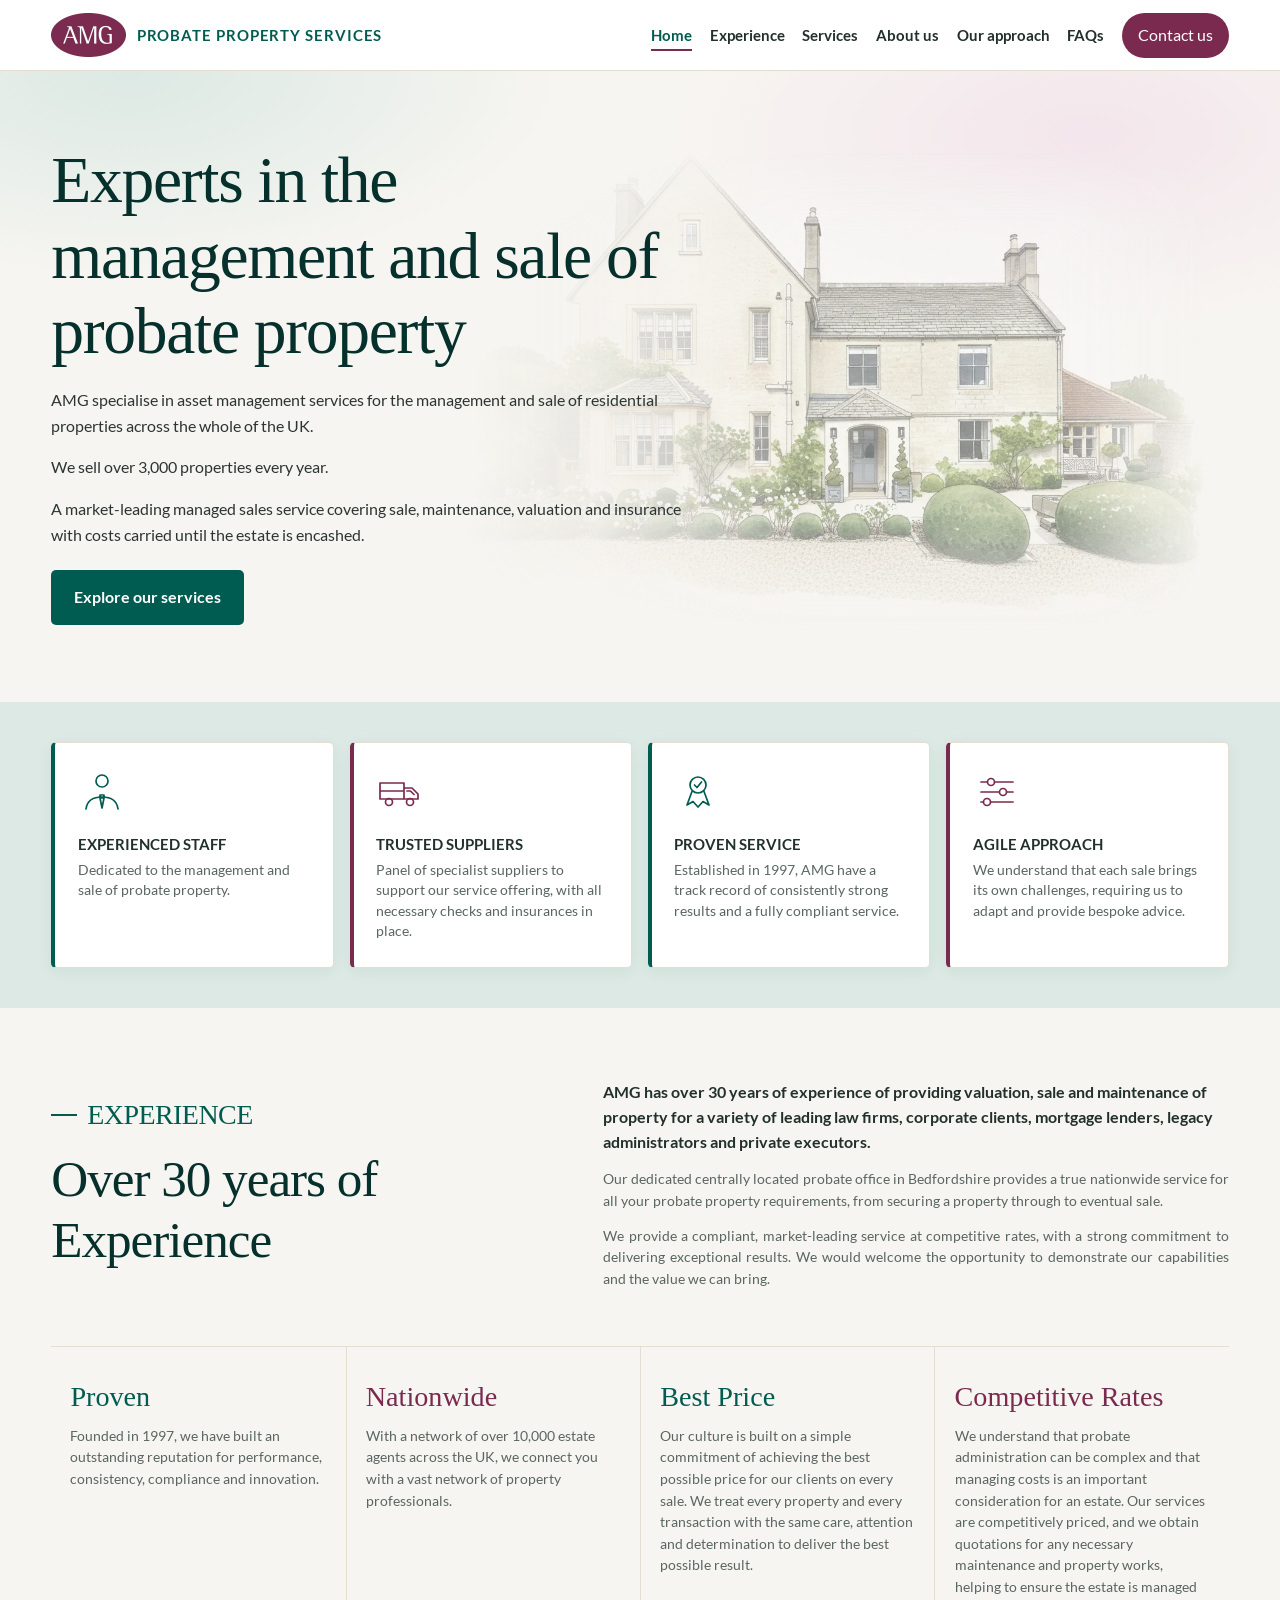
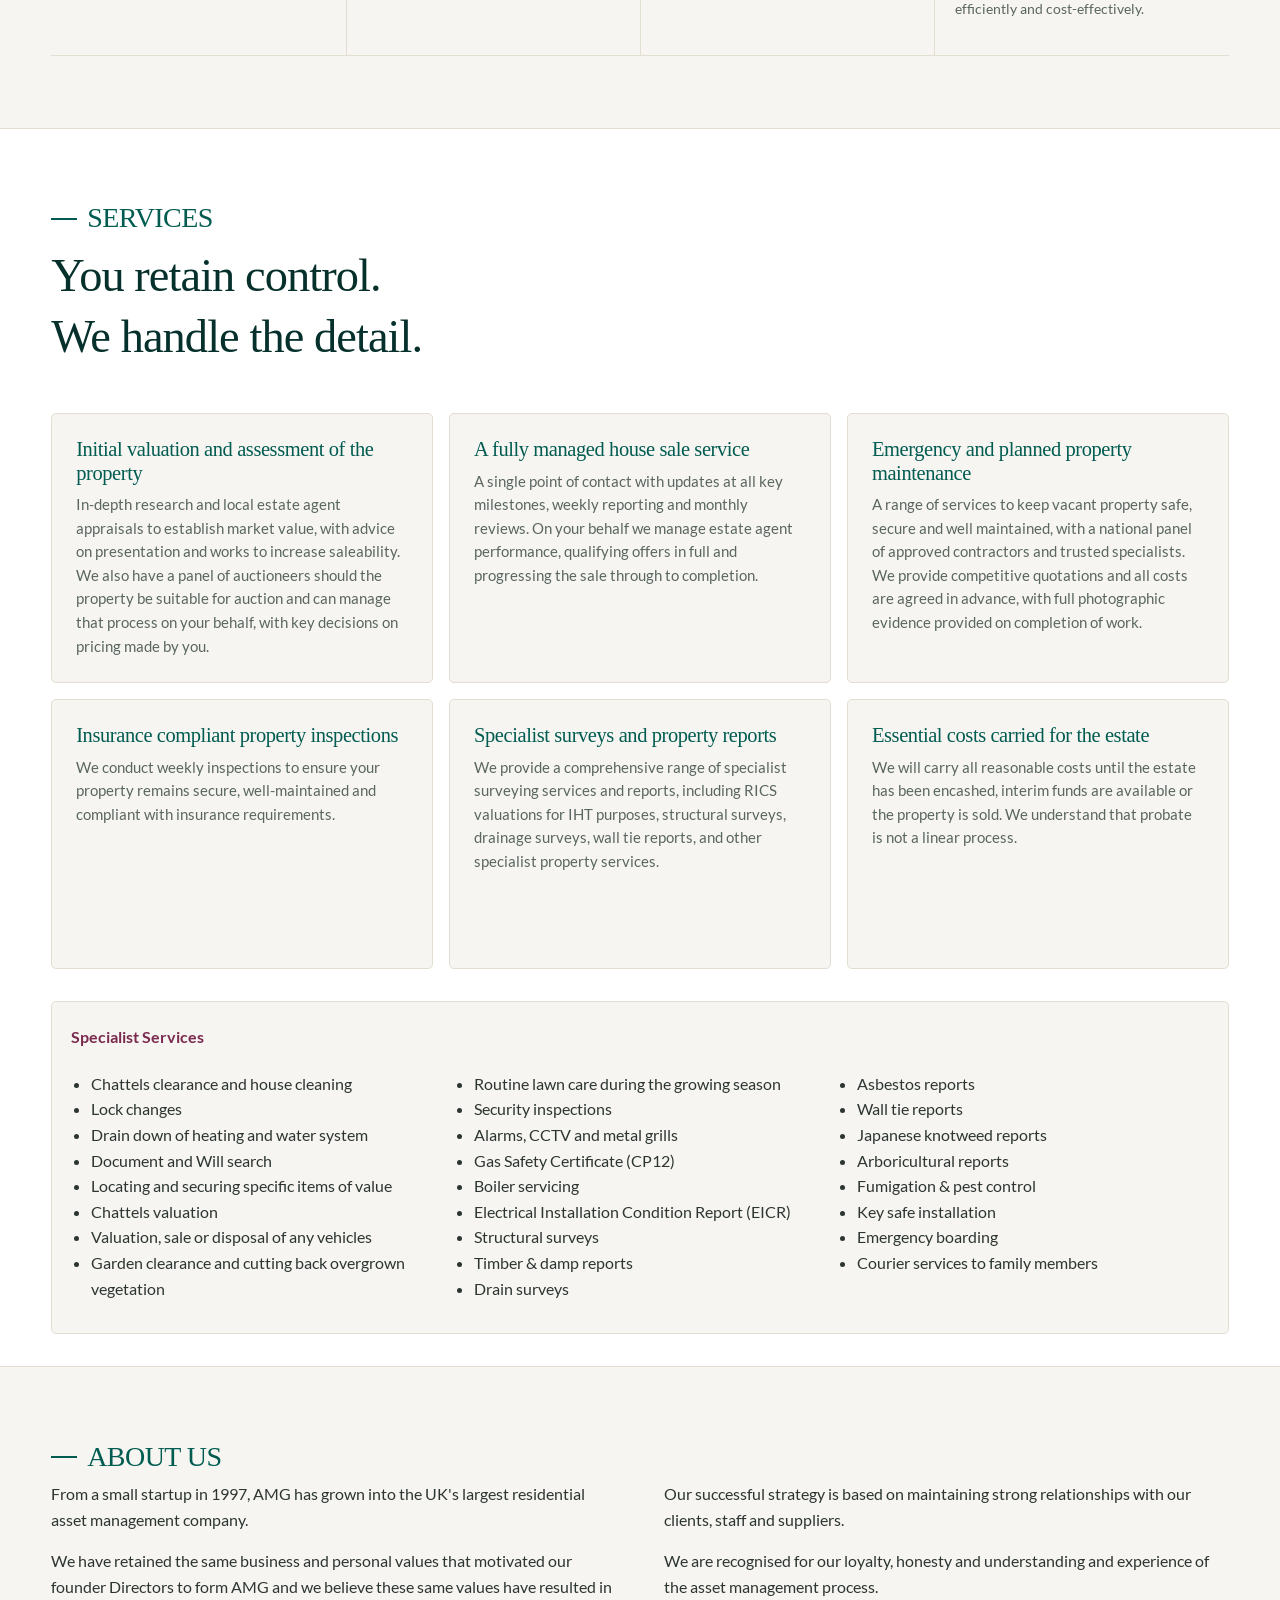
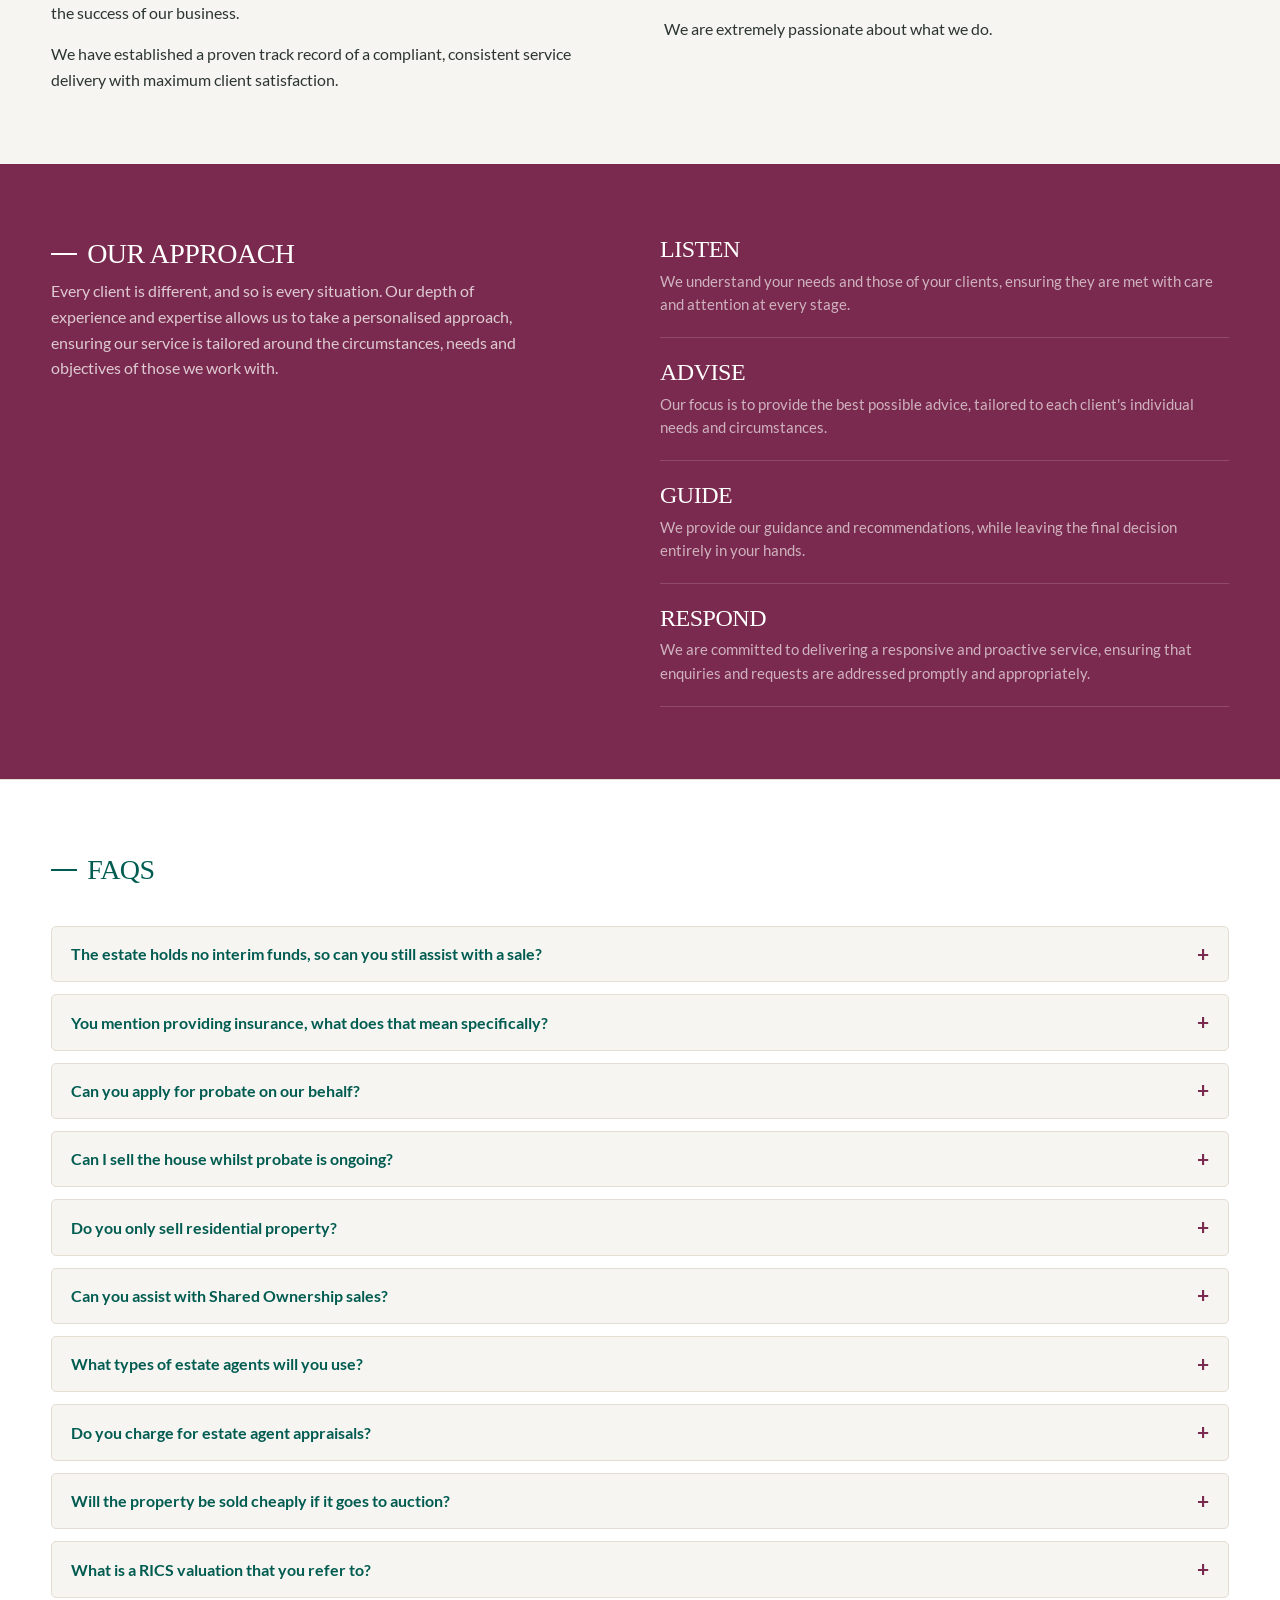
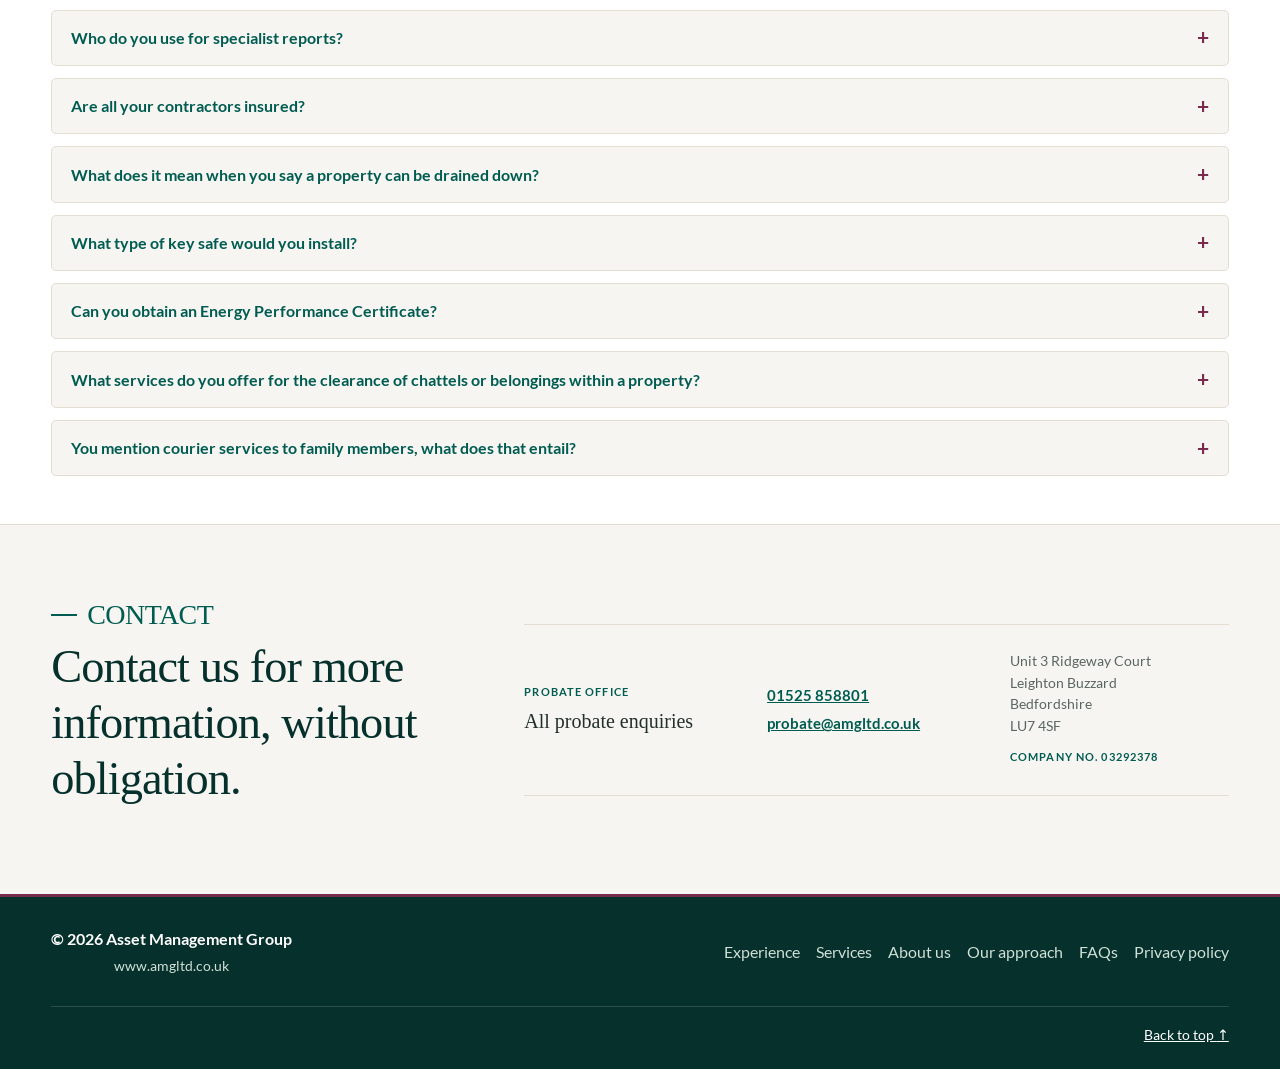
<file: index.html>
<!doctype html>
<html lang="en-GB">

<head>
  <meta charset="utf-8">
  <meta name="viewport" content="width=device-width, initial-scale=1">
  <meta name="description" content="AMG Probate Property Services — experts in the management and sale of probate property across the UK. Managed sales, valuations, maintenance, inspections and clearance.">
  <meta name="theme-color" content="#005c51">
  <link rel="canonical" href="https://www.amgprobate.co.uk/">
  <meta property="og:title" content="AMG Probate Property Services | Experts in Probate Property">
  <meta property="og:description" content="AMG Probate Property Services — experts in the management and sale of probate property across the UK. Managed sales, valuations, maintenance, inspections and clearance.">
  <meta property="og:image" content="https://www.amgprobate.co.uk/images/hero-house.webp">
  <meta property="og:url" content="https://www.amgprobate.co.uk/">
  <meta property="og:type" content="website">
  <meta property="og:site_name" content="AMG Probate Property Services">
  <meta name="twitter:card" content="summary_large_image">
  <meta name="twitter:title" content="AMG Probate Property Services | Experts in Probate Property">
  <meta name="twitter:description" content="AMG Probate Property Services — experts in the management and sale of probate property across the UK. Managed sales, valuations, maintenance, inspections and clearance.">
  <meta name="twitter:image" content="https://www.amgprobate.co.uk/images/hero-house.webp">
  <title>AMG Probate Property Services | Experts in Probate Property</title>
  <link rel="icon" type="image/png" href="favicon.png">
  <link rel="preload" as="image" href="images/hero-house.webp" fetchpriority="high">
  <link rel="preload" as="font" type="font/woff2" href="fonts/lato-400.woff2" crossorigin>
  <link rel="preload" as="font" type="font/woff2" href="fonts/lato-700.woff2" crossorigin>
  <link rel="stylesheet" href="styles.css?v=30091631">
  <script type="application/ld+json">
  {
    "@context": "https://schema.org",
    "@type": "Organization",
    "name": "AMG Probate Property Services",
    "description": "Management and sale of probate property across the UK.",
    "email": "probate@amgltd.co.uk",
    "telephone": "+44 1525 858801",
    "address": {
      "@type": "PostalAddress",
      "streetAddress": "Unit 3 Ridgeway Court",
      "addressLocality": "Leighton Buzzard",
      "addressRegion": "Bedfordshire",
      "postalCode": "LU7 4SF",
      "addressCountry": "GB"
    }
  }
  </script>
</head>

<body>
  <a class="skip-link" href="#main-content">Skip to main content</a>

  <header class="site-header" id="site-header">
    <div class="container header-inner">
      <a class="brand" href="#home" aria-label="AMG Probate Property Services — home">
        <img class="brand-logo" src="images/amg-logo-framed-mulberry.png" alt="" width="75" height="44">
        <span class="brand-text">Probate Property Services</span>
      </a>

      <button class="menu-toggle" type="button" aria-expanded="false" aria-controls="site-navigation">
        <span class="menu-toggle-label">Menu</span>
        <span class="menu-toggle-icon" aria-hidden="true"><span></span><span></span><span></span></span>
      </button>

      <nav class="site-nav" id="site-navigation" aria-label="Primary navigation">
        <a href="#home" aria-current="page">Home</a>
        <a href="#experience">Experience</a>
        <a href="#services">Services</a>
        <a href="#about">About us</a>
        <a href="#approach">Our approach</a>
        <a href="#faqs">FAQs</a>
        <a class="nav-cta" href="#contact">Contact us</a>
      </nav>
    </div>
  </header>

  <main id="main-content">
    <!-- HOME -->
    <section class="hero section-anchor" id="home" aria-labelledby="hero-title">
      <div class="container hero-inner">
        <div class="hero-copy">
          <h1 id="hero-title">Experts in the management and sale of probate property</h1>
          <p class="hero-intro">
            AMG specialise in asset management services for the management and sale of residential properties across the whole of the UK.
          </p>
          <p class="hero-intro">
            We sell over 3,000 properties every year.
          </p>
          <p class="hero-intro">A market-leading managed sales service covering sale, maintenance, valuation and insurance with costs carried until the estate is encashed.</p>
          <div class="hero-actions">
            <a class="button button-primary" href="#services">Explore our services</a>
          </div>
        </div>
        <img class="hero-image" src="images/hero-house.webp" alt="" width="1280" height="800" aria-hidden="true" loading="eager" fetchpriority="high">
      </div>
    </section>

    <!-- STRENGTHS -->
    <section class="strengths" aria-label="Why choose AMG">
      <div class="strength">
        <svg viewBox="0 0 48 48" aria-hidden="true">
          <circle cx="24" cy="13" r="6" />
          <path d="M8 41c1-8 7-12 16-12s15 4 16 12M22 27h4v3h-4zM22 30h4l-2 10z" />
        </svg>
        <div>
          <h2>EXPERIENCED STAFF</h2>
          <p>Dedicated to the management and sale of probate property.</p>
        </div>
      </div>
      <div class="strength">
        <svg viewBox="0 0 48 48" aria-hidden="true">
          <path d="M4 15h24v16H4zM28 20h8l6 6v5H28M4 23h24M31 23h3.5L38 26.5" />
          <circle cx="13" cy="34" r="3.5" />
          <circle cx="34" cy="34" r="3.5" />
        </svg>
        <div>
          <h2>TRUSTED SUPPLIERS</h2>
          <p>Panel of specialist suppliers to support our service offering, with all necessary checks and insurances in place.</p>
        </div>
      </div>
      <div class="strength">
        <svg viewBox="0 0 48 48" aria-hidden="true">
          <path d="M18 23.5 13 37l6-3.5L24 39l5-5.5 6 3.5-5-13.5" />
          <circle cx="24" cy="17" r="8" />
          <path d="M20.5 17l2.5 2.5 4.5-5.5" />
        </svg>
        <div>
          <h2>PROVEN SERVICE</h2>
          <p>Established in 1997, AMG have a track record of consistently strong results and a fully compliant service.</p>
        </div>
      </div>
      <div class="strength">
        <svg viewBox="0 0 48 48" aria-hidden="true">
          <path d="M8 14h32M8 24h32M8 34h32" />
          <circle cx="18" cy="14" r="3.5" fill="#fff" />
          <circle cx="30" cy="24" r="3.5" fill="#fff" />
          <circle cx="14" cy="34" r="3.5" fill="#fff" />
        </svg>
        <div>
          <h2>AGILE APPROACH</h2>
          <p>We understand that each sale brings its own challenges, requiring us to adapt and provide bespoke advice.</p>
        </div>
      </div>
    </section>

    <!-- EXPERIENCE -->
    <section class="section section-about section-anchor" id="experience" aria-labelledby="experience-title">
      <div class="container">
        <div class="section-intro-grid">
          <div class="about-left">
            <h2 id="experience-title" class="section-title">EXPERIENCE</h2>
            <p class="about-tenure">Over 30 years of Experience</p>
          </div>
          <div class="about-copy">
            <p>
              AMG has over 30 years of experience of providing valuation, sale and maintenance of property for a variety of leading law firms, corporate clients, mortgage lenders, legacy administrators and private executors.
            </p>
            <p>
              Our dedicated centrally located probate office in Bedfordshire provides a true nationwide service for all your probate property requirements, from securing a property through to eventual sale.
            </p>
            <p>
              We provide a compliant, market-leading service at competitive rates, with a strong commitment to delivering exceptional results. We would welcome the opportunity to demonstrate our capabilities and the value we can bring.
            </p>
          </div>
        </div>
      </div>
    </section>

    <!-- STATS -->
    <section class="section section-stats" aria-label="AMG highlights">
      <div class="container">
        <div class="stats">
          <article class="stat-card">
            <strong>Proven</strong>
            <span>
              Founded in 1997, we have built an outstanding reputation for performance, consistency, compliance and innovation.
            </span>
          </article>
          <article class="stat-card">
            <strong>Nationwide</strong>
            <span>
              With a network of over 10,000 estate agents across the UK, we connect you with a vast network of property professionals.
            </span>
          </article>
          <article class="stat-card">
            <strong>Best Price</strong>
            <span>
              Our culture is built on a simple commitment of achieving the best possible price for our clients on every sale. We treat every property and every transaction with the same care, attention and determination to deliver the best possible result.
            </span>
          </article>
          <article class="stat-card">
            <strong>Competitive Rates</strong>
            <span>
              We understand that probate administration can be complex and that managing costs is an important consideration for an estate.
              Our services are competitively priced, and we obtain quotations for any necessary maintenance and property works, helping to ensure the estate is managed efficiently and cost-effectively.
            </span>
          </article>
        </div>
      </div>
    </section>

    <!-- SERVICES -->
    <section class="section section-services section-anchor" id="services" aria-labelledby="services-title">
      <div class="container">
        <h2 id="services-title" class="section-title">SERVICES</h2>
        <p class="lead">You retain control.</p>
        <p class="lead">We handle the detail.</p>

        <div class="services-grid">
          <article class="service-card">
            <h3>Initial valuation and assessment of the property</h3>
            <p>In-depth research and local estate agent appraisals to establish market value, with advice on presentation and works to increase saleability. We also have a panel of auctioneers should the property be suitable for auction and can manage that process on your behalf, with key decisions on pricing made by you.</p>
          </article>

          <article class="service-card">
            <h3>A fully managed house sale service</h3>
            <p>A single point of contact with updates at all key milestones, weekly reporting and monthly reviews. On your behalf we manage estate agent performance, qualifying offers in full and progressing the sale through to completion.</p>
          </article>

          <article class="service-card">
            <h3>Emergency and planned property maintenance</h3>
            <p>
              A range of services to keep vacant property safe, secure and well maintained, with a national panel of approved contractors and trusted specialists. We provide competitive quotations and all costs are agreed in advance, with full photographic evidence provided on completion of work.
            </p>
          </article>

          <article class="service-card">
            <h3>Insurance compliant property inspections</h3>
            <p>
              We conduct weekly inspections to ensure your property remains secure, well-maintained and compliant with insurance requirements.
            </p>
          </article>

          <article class="service-card">
            <h3>Specialist surveys and property reports</h3>
            <p>
              We provide a comprehensive range of specialist surveying services and reports, including RICS valuations for IHT purposes, structural surveys, drainage surveys, wall tie reports, and other specialist property services.
            </p>
          </article>

          <article class="service-card">
            <h3>Essential costs carried for the estate</h3>
            <p>
              We will carry all reasonable costs until the estate has been encashed, interim funds are available or the property is sold. We understand that probate is not a linear process.
            </p>
          </article>
        </div>

        <details class="works-details" open>
          <summary>Specialist Services</summary>
          <ul class="works-list">
            <li>Chattels clearance and house cleaning</li>
            <li>Lock changes</li>
            <li>Drain down of heating and water system</li>
            <li>Document and Will search</li>
            <li>Locating and securing specific items of value</li>
            <li>Chattels valuation</li>
            <li>Valuation, sale or disposal of any vehicles</li>
            <li>Garden clearance and cutting back overgrown vegetation</li>
            <li>Routine lawn care during the growing season</li>
            <li>Security inspections</li>
            <li>Alarms, CCTV and metal grills</li>
            <li>Gas Safety Certificate (CP12)</li>
            <li>Boiler servicing</li>
            <li>Electrical Installation Condition Report (EICR)</li>
            <li>Structural surveys</li>
            <li>Timber &amp; damp reports</li>
            <li>Drain surveys</li>
            <li>Asbestos reports</li>
            <li>Wall tie reports</li>
            <li>Japanese knotweed reports</li>
            <li>Arboricultural reports</li>
            <li>Fumigation &amp; pest control</li>
            <li>Key safe installation</li>
            <li>Emergency boarding</li>
            <li>Courier services to family members</li>
          </ul>
        </details>
      </div>
    </section>

    <!-- ABOUT US -->
    <section class="section section-sectors section-anchor" id="about" aria-labelledby="about-title">
      <div class="container">
        <h2 id="about-title" class="section-title">ABOUT US</h2>
        <div class="who-copy">
          <p>From a small startup in 1997, AMG has grown into the UK's largest residential asset management company.</p>
          <p>We have retained the same business and personal values that motivated our founder Directors to form AMG and we believe these same values have resulted in the success of our business.</p>
          <p>We have established a proven track record of a compliant, consistent service delivery with maximum client satisfaction.</p>
          <p>Our successful strategy is based on maintaining strong relationships with our clients, staff and suppliers.</p>
          <p>We are recognised for our loyalty, honesty and understanding and experience of the asset management process.</p>
          <p>We are extremely passionate about what we do.</p>
        </div>
      </div>
    </section>

    <!-- OUR APPROACH -->
    <section class="section section-approach section-anchor" id="approach" aria-labelledby="approach-title">
      <div class="container approach-grid">
        <div class="approach-copy">
          <h2 id="approach-title" class="section-title">OUR APPROACH</h2>
          <p class="approach-intro">Every client is different, and so is every situation. Our depth of experience and expertise allows us to take a personalised approach, ensuring our service is tailored around the circumstances, needs and objectives of those we work with.</p>
        </div>

        <ol class="approach-steps">
          <li>
            <div>
              <h3>LISTEN</h3>
              <p>
                We understand your needs and those of your clients, ensuring they are met with care and attention at every stage.
              </p>
            </div>
          </li>
          <li>
            <div>
              <h3>ADVISE</h3>
              <p>
                Our focus is to provide the best possible advice, tailored to each client's individual needs and circumstances.
              </p>
            </div>
          </li>
          <li>
            <div>
              <h3>GUIDE</h3>
              <p>
                We provide our guidance and recommendations, while leaving the final decision entirely in your hands.
              </p>
            </div>
          </li>
          <li>
            <div>
              <h3>RESPOND</h3>
              <p>
                We are committed to delivering a responsive and proactive service, ensuring that enquiries and requests are addressed promptly and appropriately.
              </p>
            </div>
          </li>
        </ol>
      </div>
    </section>

    <!-- FAQS -->
    <section class="section section-faqs section-anchor" id="faqs" aria-labelledby="faqs-title">
      <div class="container">
        <h2 id="faqs-title" class="section-title">FAQS</h2>

        <div class="faq-list">
          <details class="faq-item">
            <summary>The estate holds no interim funds, so can you still assist with a sale?</summary>
            <p>Yes – we can carry all reasonable costs until the estate has interim funds or they can be taken from the sale proceeds.</p>
          </details>
          <details class="faq-item">
            <summary>You mention providing insurance, what does that mean specifically?</summary>
            <p>We do not offer insurance ourselves but through an intermediary we can offer this at cost price. Please contact us directly for more details.</p>
          </details>
          <details class="faq-item">
            <summary>Can you apply for probate on our behalf?</summary>
            <p>No – we do not provide grant of probate application or estate administration services and our clients are professionals working within the industry, including leading law firms and legacy administrators, who do.</p>
          </details>
          <details class="faq-item">
            <summary>Can I sell the house whilst probate is ongoing?</summary>
            <p>Yes – and we will ensure the estate agent is aware that the sale is subject to grant of probate, so any interested parties can factor that delay into their decision-making.</p>
          </details>
          <details class="faq-item">
            <summary>Do you only sell residential property?</summary>
            <p>Our expertise is in residential property but we can assist with most types of disposals, with trusted suppliers ready to assist in other areas such as building plots, commercial properties, mobile homes, beach huts and even boats!</p>
          </details>
          <details class="faq-item">
            <summary>Can you assist with Shared Ownership sales?</summary>
            <p>Very much so – we have considerable experience in this regard and contacts in the industry that can often expedite the often-lengthy transaction process.</p>
          </details>
          <details class="faq-item">
            <summary>What types of estate agents will you use?</summary>
            <p>Our commitment to you is that we will only use an estate agent who is suitable to the type and likely value of the property; we can also take into account any preferences you may have in the local area from previous transactions. We do not sign agency agreements as a private seller would and can change an agent immediately if they do not perform.</p>
          </details>
          <details class="faq-item">
            <summary>Do you charge for estate agent appraisals?</summary>
            <p>Not always – where a client is providing a number of instructions each month then we can waive the small administration we charge; if the property subsequently goes to market and is sold, then we will also remove that charge from the commission payable.</p>
          </details>
          <details class="faq-item">
            <summary>Will the property be sold cheaply if it goes to auction?</summary>
            <p>No - we will only recommend sale by auction if the property is suitable, be that because of its condition or the marketing history. Gaining access to our panel of national approved auctioneers, you will retain complete control of the sale, including agreeing the reserve price at which it can be sold at auction and we will performance manage the auctioneer on your behalf.</p>
          </details>
          <details class="faq-item">
            <summary>What is a RICS valuation that you refer to?</summary>
            <p>A formal valuation report provided by a professionally qualified surveyor, who is a member of the Royal Institution of Chartered Surveyors. This provides an independent assessment of the likely value of a property on a given date, normally the date of death if this is for IHT purposes. We can provide these reports via our panel of approved suppliers and they are all RICS-accredited.</p>
          </details>
          <details class="faq-item">
            <summary>Who do you use for specialist reports?</summary>
            <p>We can obtain a range of reports as detailed on this website from our panel of approved and trusted suppliers. We will only use a firm who have been verified and are appropriate to the specialist report you require.</p>
          </details>
          <details class="faq-item">
            <summary>Are all your contractors insured?</summary>
            <p>Insurances are checked in advance and all contractors are approved before joining our panel. Our onboard process is thorough and they are audited at least annually, to ensure they remain as trusted suppliers to both us and your clients.</p>
          </details>
          <details class="faq-item">
            <summary>What does it mean when you say a property can be drained down?</summary>
            <p>This is where our approved contractor will ensure that all domestic water and central heating systems have been fully drained down, i.e. empty of water. Ball valves are propped open along with internal and external taps remaining open, with all systems clearly labelled and all stop taps turned off. The system should only subsequently be refilled by a qualified plumber.</p>
          </details>
          <details class="faq-item">
            <summary>What type of key safe would you install?</summary>
            <p>We can install most types of key safe and the make and model will be in line with current security standards, as well as being appropriate to external weather conditions.</p>
          </details>
          <details class="faq-item">
            <summary>Can you obtain an Energy Performance Certificate?</summary>
            <p>Yes – through our panel of trusted suppliers we can offer competitive rates for an EPC which is a legal requirement for a sale in the UK.</p>
          </details>
          <details class="faq-item">
            <summary>What services do you offer for the clearance of chattels or belongings within a property?</summary>
            <p>There are times when what remains within a property needs to be cleared and we can assist. We will provide a competitive quotation and the items will be correctly disposed of. We can also provide options to value chattels that remain, whether for IHT purposes or otherwise, and see them sold at a later date via one of our approved auctioneers.</p>
          </details>
          <details class="faq-item">
            <summary>You mention courier services to family members, what does that entail?</summary>
            <p>Through our trusted suppliers we will look to accommodate their needs, be it transporting documents, valuable or sentimental items, or furniture to wherever family members may wish – be it the Isle of Wight or the other side of the world.</p>
          </details>
        </div>
      </div>
    </section>

    <!-- CONTACT -->
    <section class="section section-contact section-anchor" id="contact" aria-labelledby="contact-title">
      <div class="container contact-grid">
        <div class="contact-intro">
          <h2 id="contact-title" class="section-title">CONTACT</h2>
          <p class="lead">Contact us for more information, without obligation.</p>
        </div>

        <div class="contact-list">
          <article class="contact-item">
            <div><span>Probate office</span><strong>All probate enquiries</strong></div>
            <div class="contact-links">
              <a href="tel:+441525858801">01525 858801</a>
              <a href="mailto:probate@amgltd.co.uk">probate@amgltd.co.uk</a>
            </div>
            <address class="contact-address">
              Unit 3 Ridgeway Court<br>
              Leighton Buzzard<br>
              Bedfordshire<br>
              LU7 4SF
              <span class="contact-company">Company No. 03292378</span>
            </address>
          </article>
        </div>
      </div>
    </section>
  </main>

  <footer class="site-footer">
    <div class="container footer-main">
      <div class="footer-brand-wrap">
        <a class="footer-brand" href="#home" aria-label="Back to the top">
          <span>&copy; <span id="current-year">2026</span> Asset Management Group</span>
        </a>
        <a class="footer-parent" href="https://www.amgltd.co.uk" target="_blank" rel="noopener">www.amgltd.co.uk</a>
      </div>
      <nav class="footer-nav" aria-label="Footer navigation">
        <a href="#experience">Experience</a>
        <a href="#services">Services</a>
        <a href="#about">About us</a>
        <a href="#approach">Our approach</a>
        <a href="#faqs">FAQs</a>
        <a href="privacy-policy.html">Privacy policy</a>
      </nav>
    </div>
    <div class="container footer-bottom">
      <a href="#home">Back to top <span aria-hidden="true">↑</span></a>
    </div>
  </footer>

  <a href="#home" class="back-to-top" aria-label="Back to top" id="back-to-top">
    <svg viewBox="0 0 24 24" fill="none" stroke="currentColor" stroke-width="2.5" stroke-linecap="round" stroke-linejoin="round" aria-hidden="true">
      <path d="M18 15l-6-6-6 6" />
    </svg>
  </a>

  <script src="site.js?v=30091515"></script>
</body>

</html>
</file>
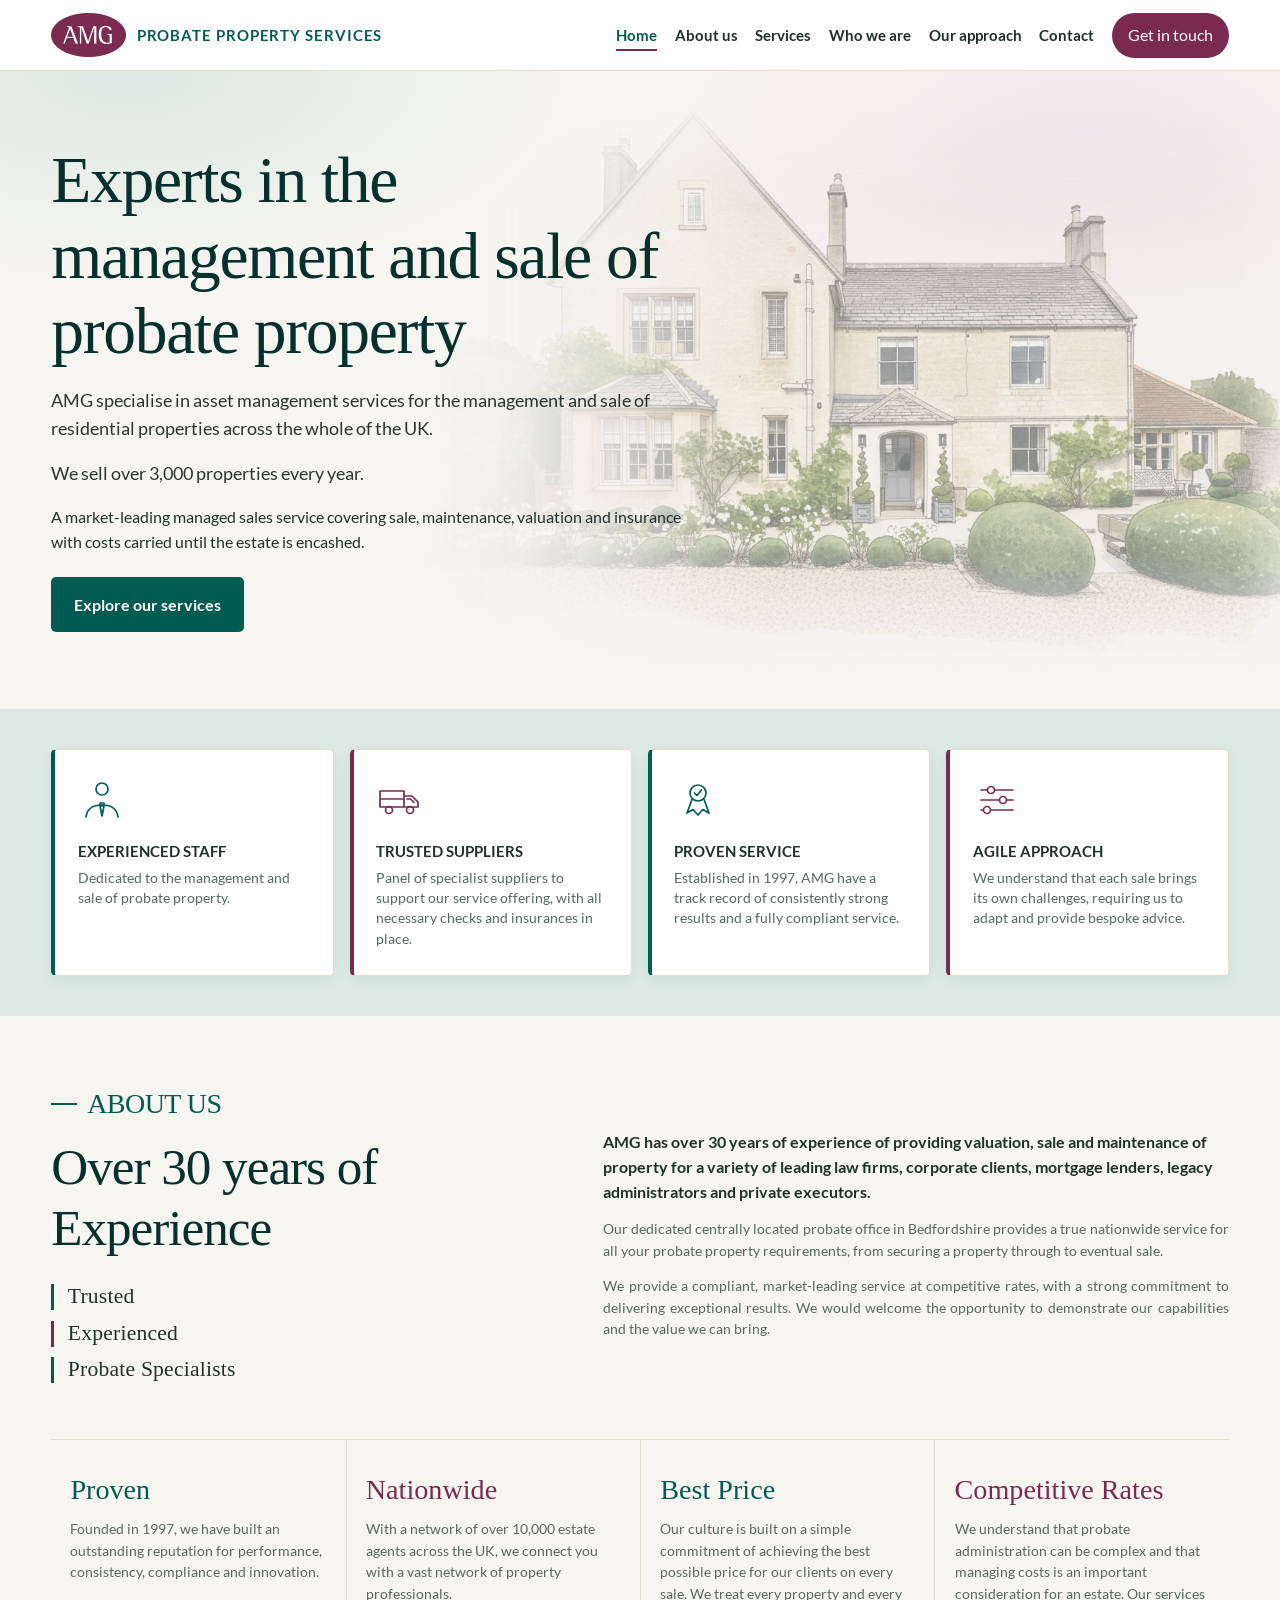
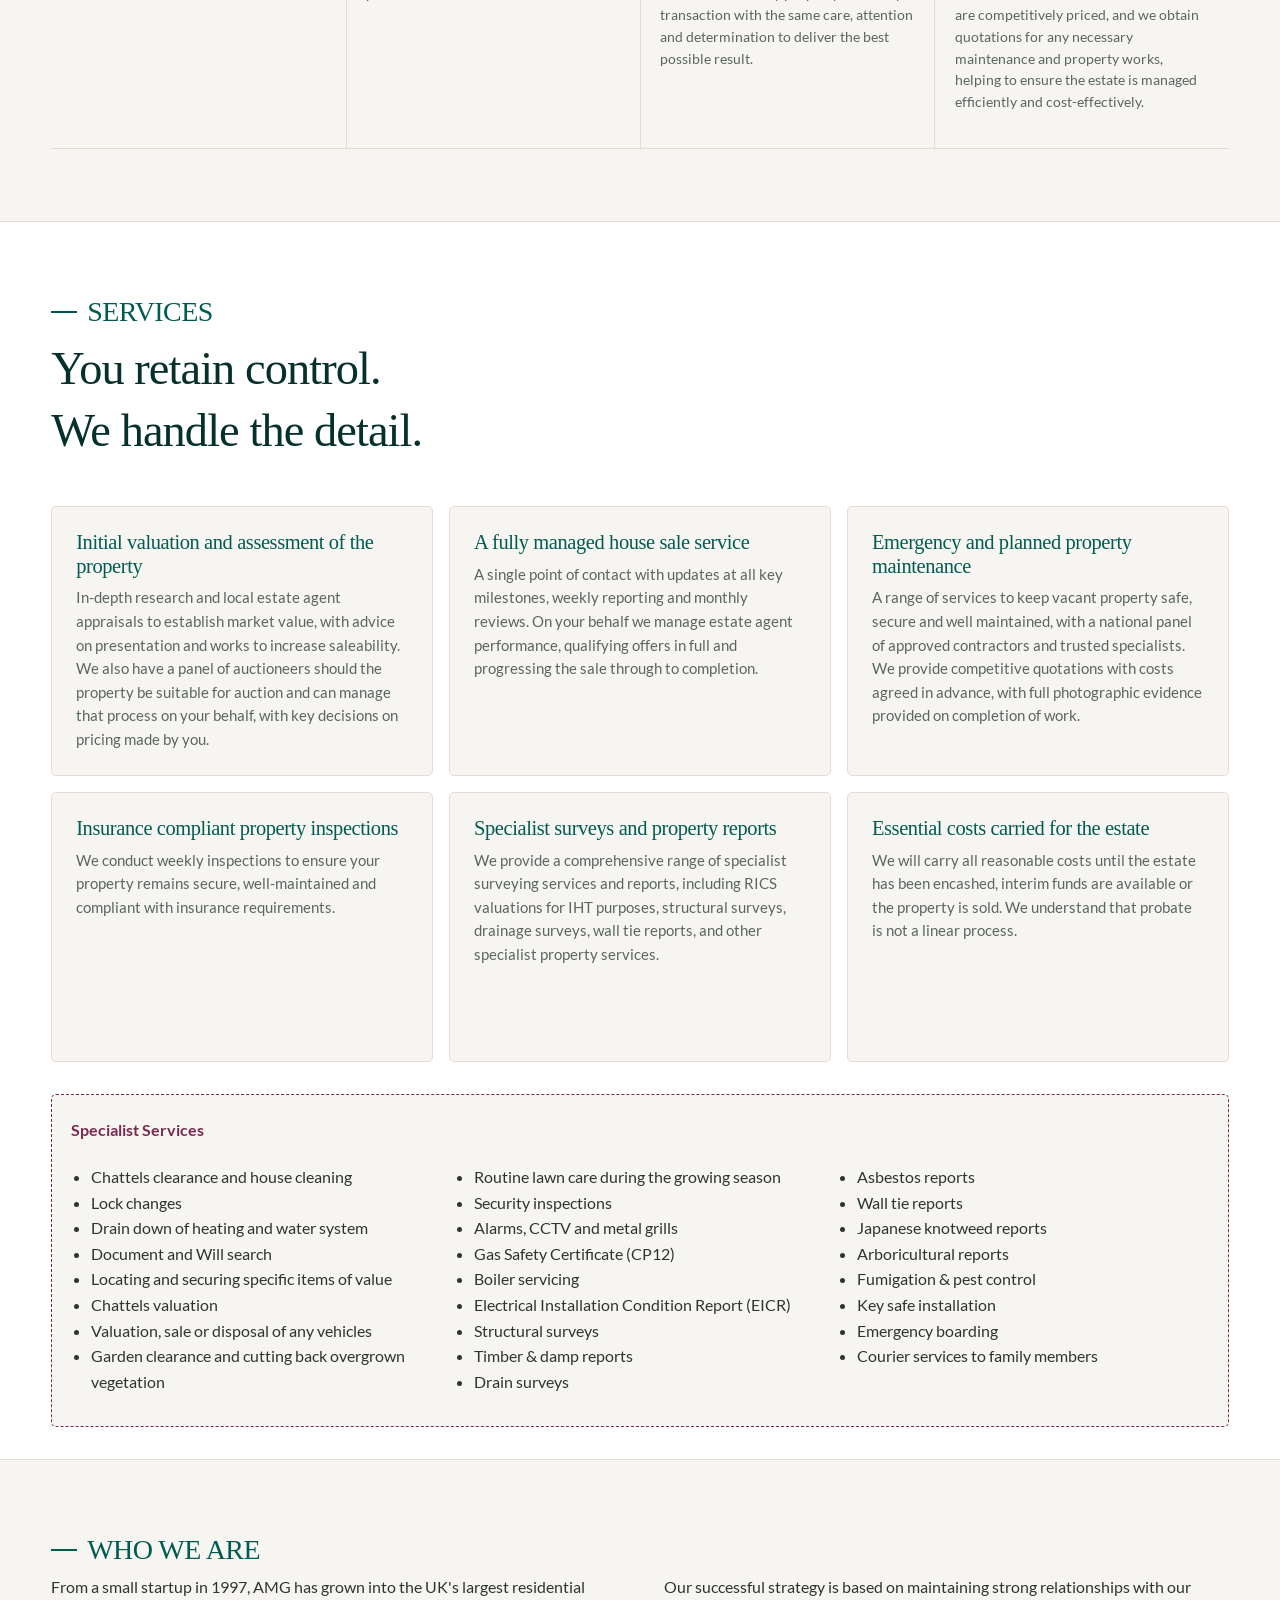
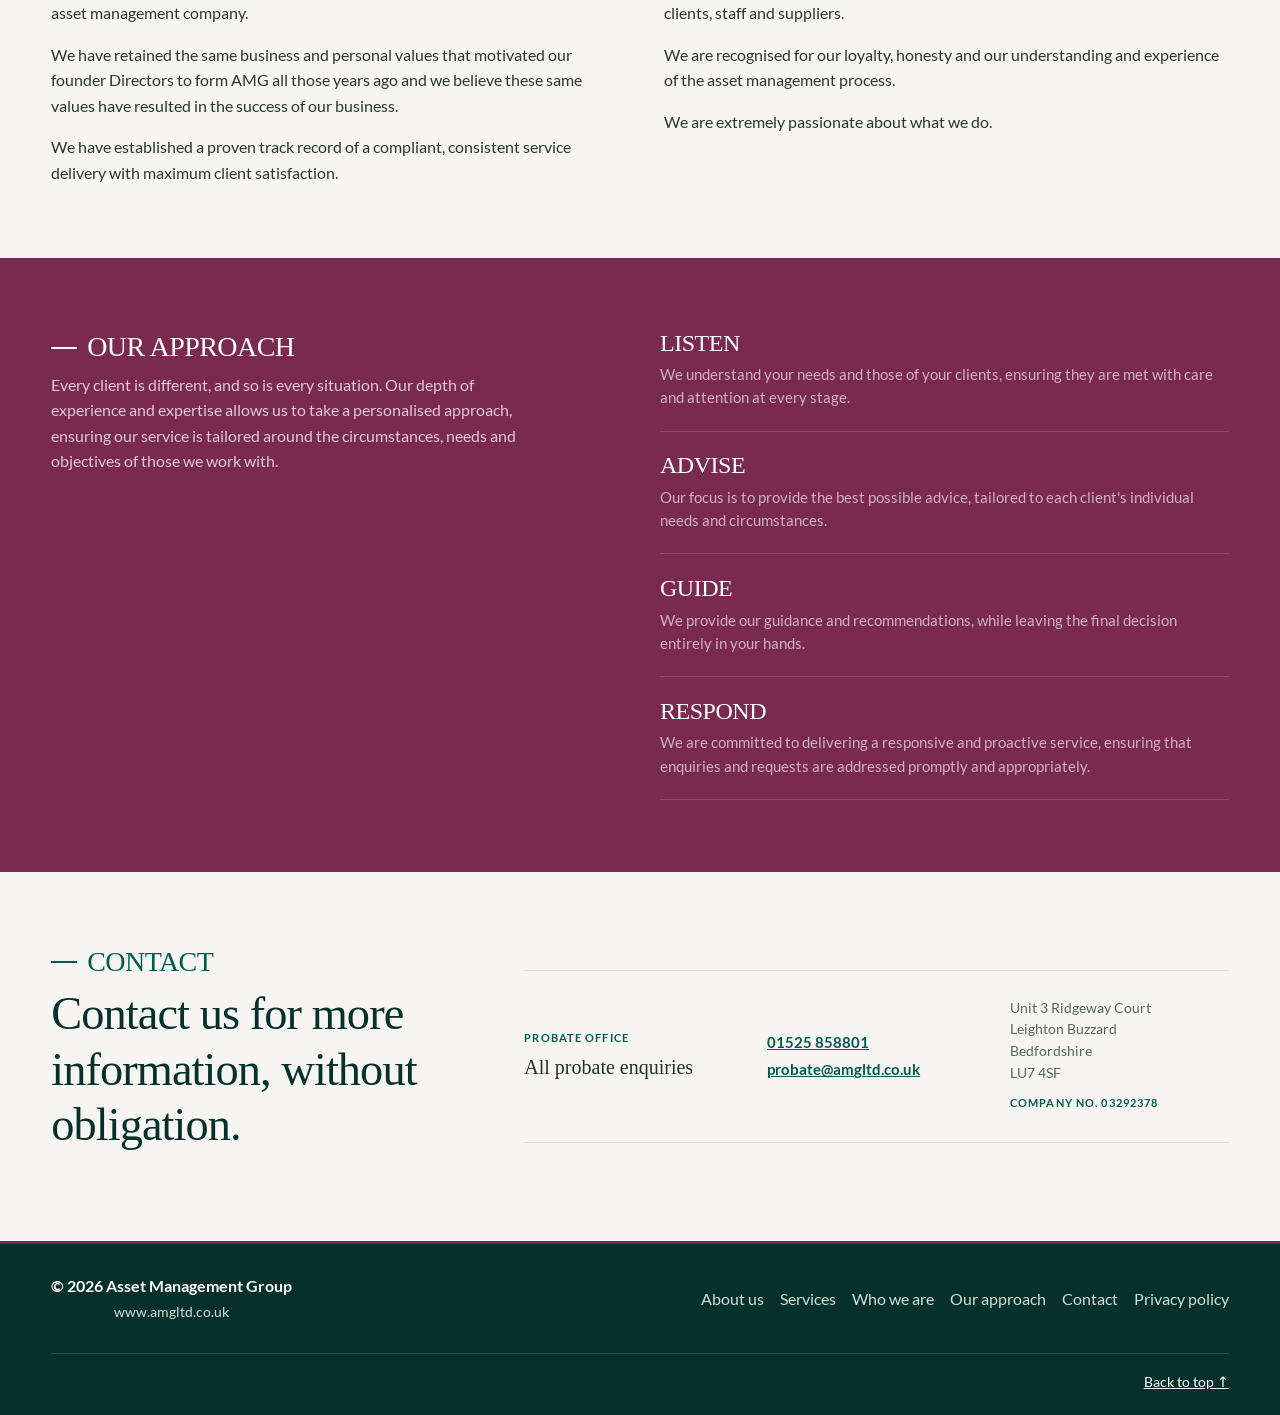
<file: dev/index.html>
<!doctype html>
<html lang="en-GB">

<head>
  <meta charset="utf-8">
  <meta name="viewport" content="width=device-width, initial-scale=1">
  <meta name="description" content="AMG Probate Property Services — experts in the management and sale of probate property across the UK. Managed sales, valuations, maintenance, inspections and clearance.">
  <meta name="theme-color" content="#005c51">
  <link rel="canonical" href="https://www.amgprobate.co.uk/">
  <meta property="og:title" content="AMG Probate Property Services | Experts in Probate Property">
  <meta property="og:description" content="AMG Probate Property Services — experts in the management and sale of probate property across the UK. Managed sales, valuations, maintenance, inspections and clearance.">
  <meta property="og:image" content="https://www.amgprobate.co.uk/images/hero-house.webp">
  <meta property="og:url" content="https://www.amgprobate.co.uk/">
  <meta property="og:type" content="website">
  <meta property="og:site_name" content="AMG Probate Property Services">
  <meta name="twitter:card" content="summary_large_image">
  <meta name="twitter:title" content="AMG Probate Property Services | Experts in Probate Property">
  <meta name="twitter:description" content="AMG Probate Property Services — experts in the management and sale of probate property across the UK. Managed sales, valuations, maintenance, inspections and clearance.">
  <meta name="twitter:image" content="https://www.amgprobate.co.uk/images/hero-house.webp">
  <title>AMG Probate Property Services | Experts in Probate Property</title>
  <link rel="icon" type="image/png" href="favicon.png">
  <link rel="preload" as="image" href="images/hero-house.webp" fetchpriority="high">
  <link rel="preload" as="font" type="font/woff2" href="fonts/lato-400.woff2" crossorigin>
  <link rel="preload" as="font" type="font/woff2" href="fonts/lato-700.woff2" crossorigin>
  <link rel="stylesheet" href="styles.css?v=291516">
  <script type="application/ld+json">
  {
    "@context": "https://schema.org",
    "@type": "Organization",
    "name": "AMG Probate Property Services",
    "description": "Management and sale of probate property across the UK.",
    "email": "probate@amgltd.co.uk",
    "telephone": "+44 1525 858801",
    "address": {
      "@type": "PostalAddress",
      "streetAddress": "Unit 3 Ridgeway Court",
      "addressLocality": "Leighton Buzzard",
      "addressRegion": "Bedfordshire",
      "postalCode": "LU7 4SF",
      "addressCountry": "GB"
    }
  }
  </script>
</head>

<body>
  <a class="skip-link" href="#main-content">Skip to main content</a>

  <header class="site-header" id="site-header">
    <div class="container header-inner">
      <a class="brand" href="#home" aria-label="AMG Probate Property Services — home">
        <img class="brand-logo" src="images/amg-logo-framed-mulberry.png" alt="" width="75" height="44">
        <span class="brand-text">Probate Property Services</span>
      </a>

      <button class="menu-toggle" type="button" aria-expanded="false" aria-controls="site-navigation">
        <span class="menu-toggle-label">Menu</span>
        <span class="menu-toggle-icon" aria-hidden="true"><span></span><span></span><span></span></span>
      </button>

      <nav class="site-nav" id="site-navigation" aria-label="Primary navigation">
        <a href="#home" aria-current="page">Home</a>
        <a href="#about">About us</a>
        <a href="#services">Services</a>
        <a href="#who-we-are">Who we are</a>
        <a href="#approach">Our approach</a>
        <a href="#contact">Contact</a>
        <a class="nav-cta" href="#contact">Get in touch</a>
      </nav>
    </div>
  </header>

  <main id="main-content">
    <!-- HOME -->
    <section class="hero section-anchor" id="home" aria-labelledby="hero-title">
      <img class="hero-image" src="images/hero-house.webp" alt="" width="1280" height="800" aria-hidden="true" loading="eager" fetchpriority="high">
      <div class="container hero-inner">
        <div class="hero-copy">
          <h1 id="hero-title">Experts in the management and sale of probate property</h1>
          <p class="hero-intro">
            AMG specialise in asset management services for the management and sale of residential properties across the whole of the UK.
          </p>
          <p class="hero-intro">
            We sell over 3,000 properties every year.
          </p>
          <p>A market-leading managed sales service covering sale, maintenance, valuation and insurance with costs carried until the estate is encashed.</p>
          <div class="hero-actions">
            <a class="button button-primary" href="#services">Explore our services</a>
          </div>
        </div>
      </div>
    </section>

    <!-- STRENGTHS -->
    <section class="strengths" aria-label="Why choose AMG">
      <div class="strength">
        <svg viewBox="0 0 48 48" aria-hidden="true">
          <circle cx="24" cy="13" r="6" />
          <path d="M8 41c1-8 7-12 16-12s15 4 16 12M22 27h4v3h-4zM22 30h4l-2 10z" />
        </svg>
        <div>
          <h2>EXPERIENCED STAFF</h2>
          <p>Dedicated to the management and sale of probate property.</p>
        </div>
      </div>
      <div class="strength">
        <svg viewBox="0 0 48 48" aria-hidden="true">
          <path d="M4 15h24v16H4zM28 20h8l6 6v5H28M4 23h24M31 23h3.5L38 26.5" />
          <circle cx="13" cy="34" r="3.5" />
          <circle cx="34" cy="34" r="3.5" />
        </svg>
        <div>
          <h2>TRUSTED SUPPLIERS</h2>
          <p>Panel of specialist suppliers to support our service offering, with all necessary checks and insurances in place.</p>
        </div>
      </div>
      <div class="strength">
        <svg viewBox="0 0 48 48" aria-hidden="true">
          <path d="M18 23.5 13 37l6-3.5L24 39l5-5.5 6 3.5-5-13.5" />
          <circle cx="24" cy="17" r="8" />
          <path d="M20.5 17l2.5 2.5 4.5-5.5" />
        </svg>
        <div>
          <h2>PROVEN SERVICE</h2>
          <p>Established in 1997, AMG have a track record of consistently strong results and a fully compliant service.</p>
        </div>
      </div>
      <div class="strength">
        <svg viewBox="0 0 48 48" aria-hidden="true">
          <path d="M8 14h32M8 24h32M8 34h32" />
          <circle cx="18" cy="14" r="3.5" fill="#fff" />
          <circle cx="30" cy="24" r="3.5" fill="#fff" />
          <circle cx="14" cy="34" r="3.5" fill="#fff" />
        </svg>
        <div>
          <h2>AGILE APPROACH</h2>
          <p>We understand that each sale brings its own challenges, requiring us to adapt and provide bespoke advice.</p>
        </div>
      </div>
    </section>

    <!-- ABOUT US -->
    <section class="section section-about section-anchor" id="about" aria-labelledby="about-title">
      <div class="container">
        <div class="section-intro-grid">
          <div class="about-left">
            <h2 id="about-title" class="section-title">ABOUT US</h2>
            <p class="about-tenure">Over 30 years of Experience</p>
            <div class="about-values" aria-label="Our values">
              <span>Trusted</span>
              <span>Experienced</span>
              <span>Probate Specialists</span>
            </div>
          </div>
          <div class="about-copy">
            <p>
              AMG has over 30 years of experience of providing valuation, sale and maintenance of property for a variety of leading law firms, corporate clients, mortgage lenders, legacy administrators and private executors.
            </p>
            <p>
              Our dedicated centrally located probate office in Bedfordshire provides a true nationwide service for all your probate property requirements, from securing a property through to eventual sale.
            </p>
            <p>
              We provide a compliant, market-leading service at competitive rates, with a strong commitment to delivering exceptional results. We would welcome the opportunity to demonstrate our capabilities and the value we can bring.
            </p>
          </div>
        </div>
      </div>
    </section>

    <!-- STATS -->
    <section class="section section-stats" aria-label="AMG highlights">
      <div class="container">
        <div class="stats">
          <article class="stat-card">
            <strong>Proven</strong>
            <span>
              Founded in 1997, we have built an outstanding reputation for performance, consistency, compliance and innovation.
            </span>
          </article>
          <article class="stat-card">
            <strong>Nationwide</strong>
            <span>
              With a network of over 10,000 estate agents across the UK, we connect you with a vast network of property professionals.
            </span>
          </article>
          <article class="stat-card">
            <strong>Best Price</strong>
            <span>
              Our culture is built on a simple commitment of achieving the best possible price for our clients on every sale. We treat every property and every transaction with the same care, attention and determination to deliver the best possible result.
            </span>
          </article>
          <article class="stat-card">
            <strong>Competitive Rates</strong>
            <span>
              We understand that probate administration can be complex and that managing costs is an important consideration for an estate.
              Our services are competitively priced, and we obtain quotations for any necessary maintenance and property works, helping to ensure the estate is managed efficiently and cost-effectively.
            </span>
          </article>
        </div>
      </div>
    </section>

    <!-- SERVICES -->
    <section class="section section-services section-anchor" id="services" aria-labelledby="services-title">
      <div class="container">
        <h2 id="services-title" class="section-title">SERVICES</h2>
        <p class="lead">You retain control.</p>
        <p class="lead">We handle the detail.</p>

        <div class="services-grid">
          <article class="service-card">
            <h3>Initial valuation and assessment of the property</h3>
            <p>In-depth research and local estate agent appraisals to establish market value, with advice on presentation and works to increase saleability.  We also have a panel of auctioneers should the property be suitable for auction and can manage that process on your behalf, with key decisions on pricing made by you.</p>
          </article>

          <article class="service-card">
            <h3>A fully managed house sale service</h3>
            <p>A single point of contact with updates at all key milestones, weekly reporting and monthly reviews.  On your behalf we manage estate agent performance, qualifying offers in full and progressing the sale through to completion.</p>
          </article>

          <article class="service-card">
            <h3>Emergency and planned property maintenance</h3>
            <p>
              A range of services to keep vacant property safe, secure and well maintained, with a national panel of approved contractors and trusted specialists.  We provide competitive quotations with costs agreed in advance, with full photographic evidence provided on completion of work.
            </p>
          </article>

          <article class="service-card">
            <h3>Insurance compliant property inspections</h3>
            <p>
              We conduct weekly inspections to ensure your property remains secure, well-maintained and compliant with insurance requirements.
            </p>
          </article>

          <article class="service-card">
            <h3>Specialist surveys and property reports</h3>
            <p>
              We provide a comprehensive range of specialist surveying services and reports, including RICS valuations for IHT purposes, structural surveys, drainage surveys, wall tie reports, and other specialist property services.
            </p>
          </article>

          <article class="service-card">
            <h3>Essential costs carried for the estate</h3>
            <p>
              We will carry all reasonable costs until the estate has been encashed, interim funds are available or the property is sold.  We understand that probate is not a linear process.
            </p>
          </article>
        </div>

        <details class="works-details" open>
          <summary>Specialist Services</summary>
          <ul class="works-list">
            <li>Chattels clearance and house cleaning</li>
            <li>Lock changes</li>
            <li>Drain down of heating and water system</li>
            <li>Document and Will search</li>
            <li>Locating and securing specific items of value</li>
            <li>Chattels valuation</li>
            <li>Valuation, sale or disposal of any vehicles</li>
            <li>Garden clearance and cutting back overgrown vegetation</li>
            <li>Routine lawn care during the growing season</li>
            <li>Security inspections</li>
            <li>Alarms, CCTV and metal grills</li>
            <li>Gas Safety Certificate (CP12)</li>
            <li>Boiler servicing</li>
            <li>Electrical Installation Condition Report (EICR)</li>
            <li>Structural surveys</li>
            <li>Timber &amp; damp reports</li>
            <li>Drain surveys</li>
            <li>Asbestos reports</li>
            <li>Wall tie reports</li>
            <li>Japanese knotweed reports</li>
            <li>Arboricultural reports</li>
            <li>Fumigation &amp; pest control</li>
            <li>Key safe installation</li>
            <li>Emergency boarding</li>
            <li>Courier services to family members</li>
          </ul>
        </details>
      </div>
    </section>

    <!-- WHO WE ARE -->
    <section class="section section-sectors section-anchor" id="who-we-are" aria-labelledby="who-title">
      <div class="container">
        <h2 id="who-title" class="section-title">WHO WE ARE</h2>
        <div class="who-copy">
          <p>From a small startup in 1997, AMG has grown into the UK's largest residential asset management company.</p>
          <p>We have retained the same business and personal values that motivated our founder Directors to form AMG all those years ago and we believe these same values have resulted in the success of our business.</p>
          <p>We have established a proven track record of a compliant, consistent service delivery with maximum client satisfaction.</p>
          <p>Our successful strategy is based on maintaining strong relationships with our clients, staff and suppliers.</p>
          <p>We are recognised for our loyalty, honesty and our understanding and experience of the asset management process.</p>
          <p>We are extremely passionate about what we do.</p>
        </div>
      </div>
    </section>

    <!-- OUR APPROACH -->
    <section class="section section-approach section-anchor" id="approach" aria-labelledby="approach-title">
      <div class="container approach-grid">
        <div class="approach-copy">
          <h2 id="approach-title" class="section-title">OUR APPROACH</h2>
          <p class="approach-intro">Every client is different, and so is every situation. Our depth of experience and expertise allows us to take a personalised approach, ensuring our service is tailored around the circumstances, needs and objectives of those we work with.</p>
        </div>

        <ol class="approach-steps">
          <li>
            <div>
              <h3>LISTEN</h3>
              <p>
                We understand your needs and those of your clients, ensuring they are met with care and attention at every stage.
              </p>
            </div>
          </li>
          <li>
            <div>
              <h3>ADVISE</h3>
              <p>
                Our focus is to provide the best possible advice, tailored to each client's individual needs and circumstances.
              </p>
            </div>
          </li>
          <li>
            <div>
              <h3>GUIDE</h3>
              <p>
                We provide our guidance and recommendations, while leaving the final decision entirely in your hands.
              </p>
            </div>
          </li>
          <li>
            <div>
              <h3>RESPOND</h3>
              <p>
                We are committed to delivering a responsive and proactive service, ensuring that enquiries and requests are addressed promptly and appropriately.
              </p>
            </div>
          </li>
        </ol>
      </div>
    </section>

    <!-- CONTACT -->
    <section class="section section-contact section-anchor" id="contact" aria-labelledby="contact-title">
      <div class="container contact-grid">
        <div class="contact-intro">
          <h2 id="contact-title" class="section-title">CONTACT</h2>
          <p class="lead">Contact us for more information, without obligation.</p>
        </div>

        <div class="contact-list">
          <article class="contact-item">
            <div><span>Probate office</span><strong>All probate enquiries</strong></div>
            <div class="contact-links">
              <a href="tel:+441525858801">01525 858801</a>
              <a href="mailto:probate@amgltd.co.uk">probate@amgltd.co.uk</a>
            </div>
            <address class="contact-address">
              Unit 3 Ridgeway Court<br>
              Leighton Buzzard<br>
              Bedfordshire<br>
              LU7 4SF
              <span class="contact-company">Company No. 03292378</span>
            </address>
          </article>
        </div>
      </div>
    </section>
  </main>

  <footer class="site-footer">
    <div class="container footer-main">
      <div class="footer-brand-wrap">
        <a class="footer-brand" href="#home" aria-label="Back to the top">
          <span>&copy; <span id="current-year">2026</span> Asset Management Group</span>
        </a>
        <a class="footer-parent" href="https://www.amgltd.co.uk" target="_blank" rel="noopener">www.amgltd.co.uk</a>
      </div>
      <nav class="footer-nav" aria-label="Footer navigation">
        <a href="#about">About us</a>
        <a href="#services">Services</a>
        <a href="#who-we-are">Who we are</a>
        <a href="#approach">Our approach</a>
        <a href="#contact">Contact</a>
        <a href="privacy-policy.html">Privacy policy</a>
      </nav>
    </div>
    <div class="container footer-bottom">
      <a href="#home">Back to top <span aria-hidden="true">↑</span></a>
    </div>
  </footer>

  <a href="#home" class="back-to-top" aria-label="Back to top" id="back-to-top">
    <svg viewBox="0 0 24 24" fill="none" stroke="currentColor" stroke-width="2.5" stroke-linecap="round" stroke-linejoin="round" aria-hidden="true">
      <path d="M18 15l-6-6-6 6" />
    </svg>
  </a>

  <script src="site.js?v=291506"></script>
</body>

</html>
</file>
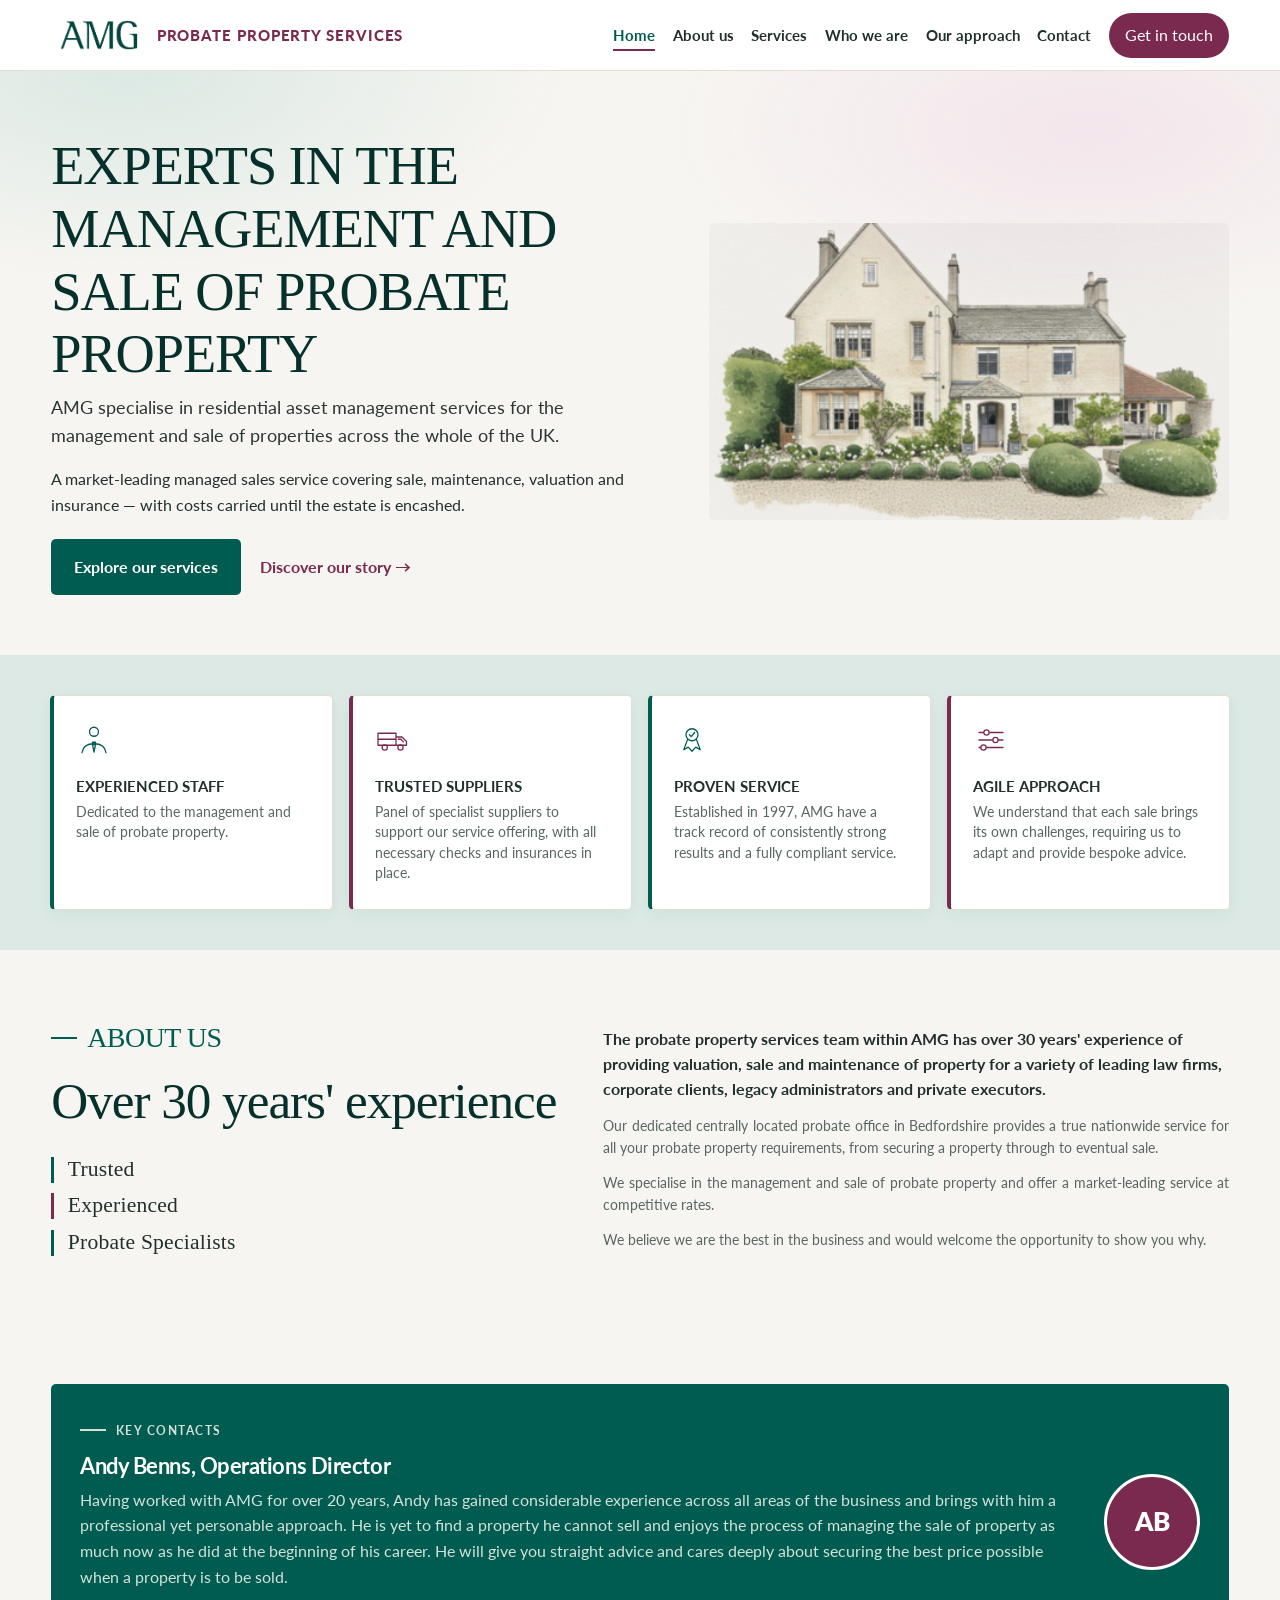
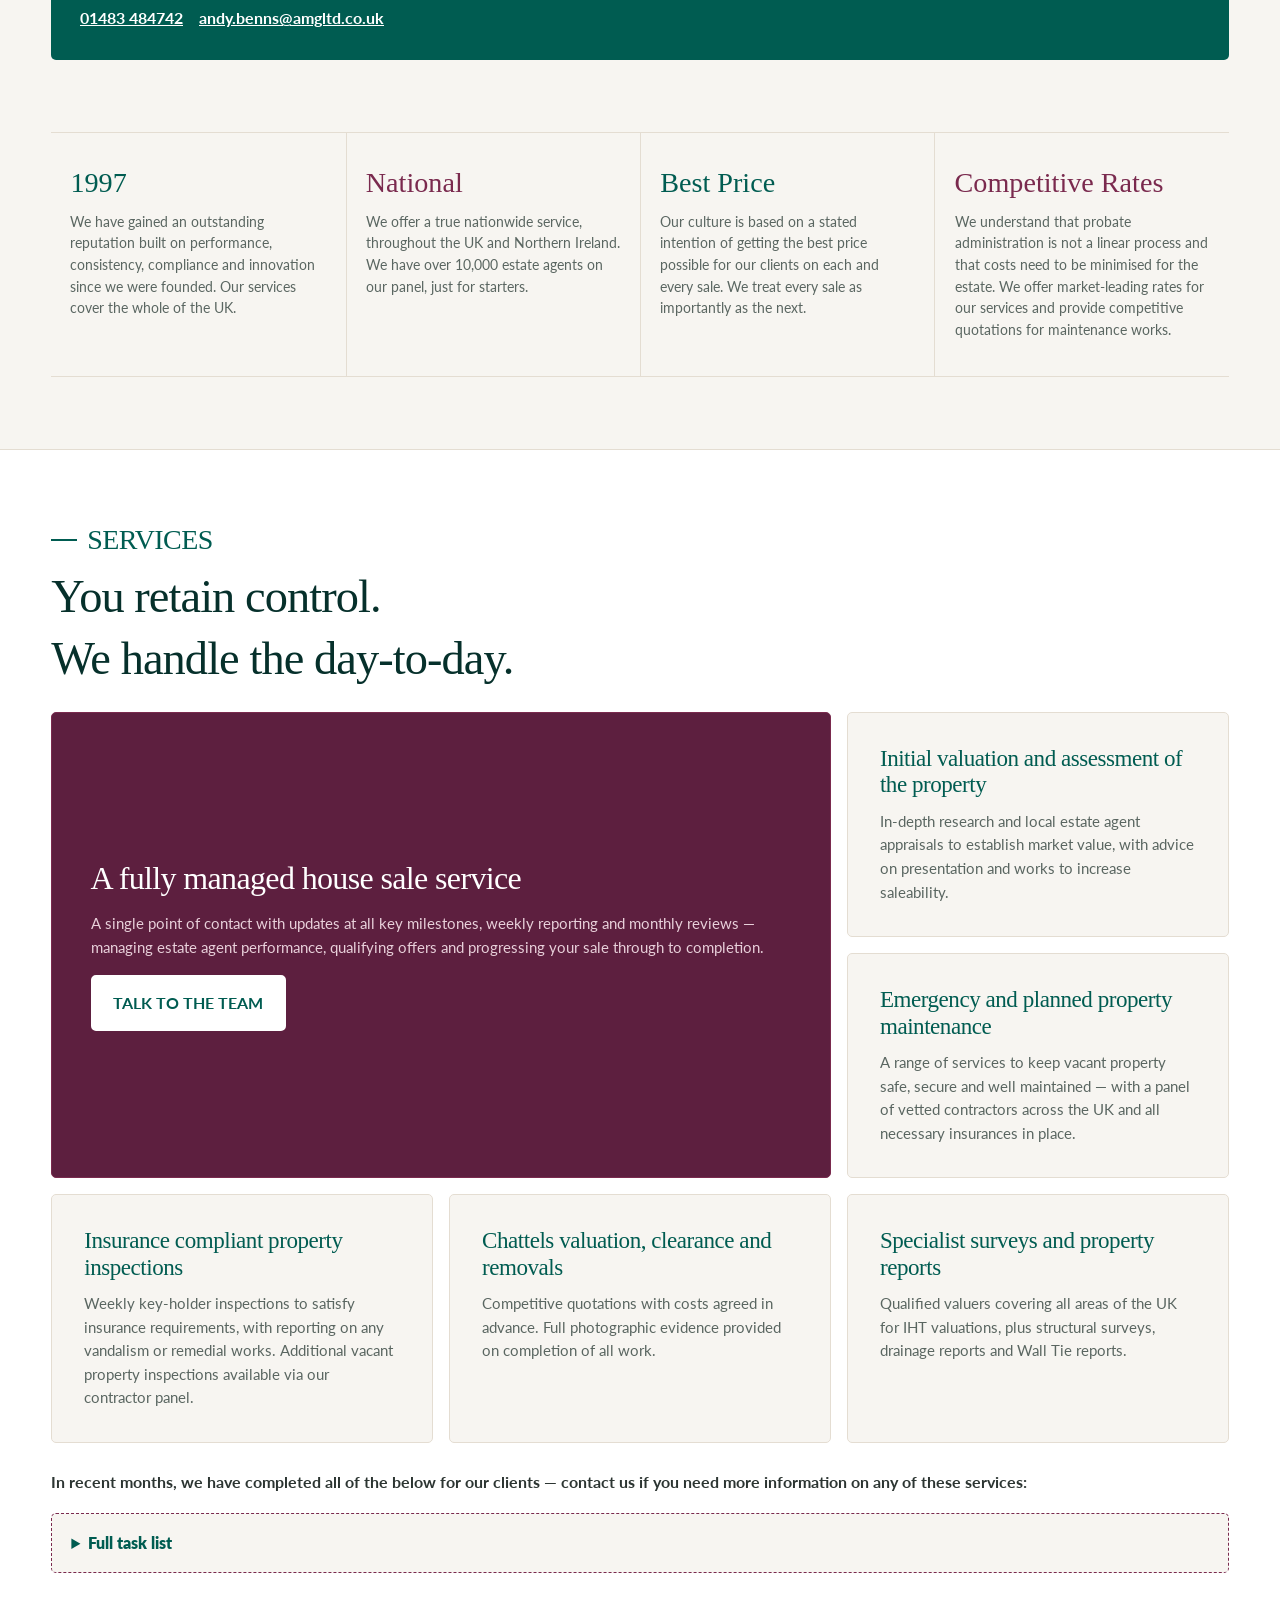
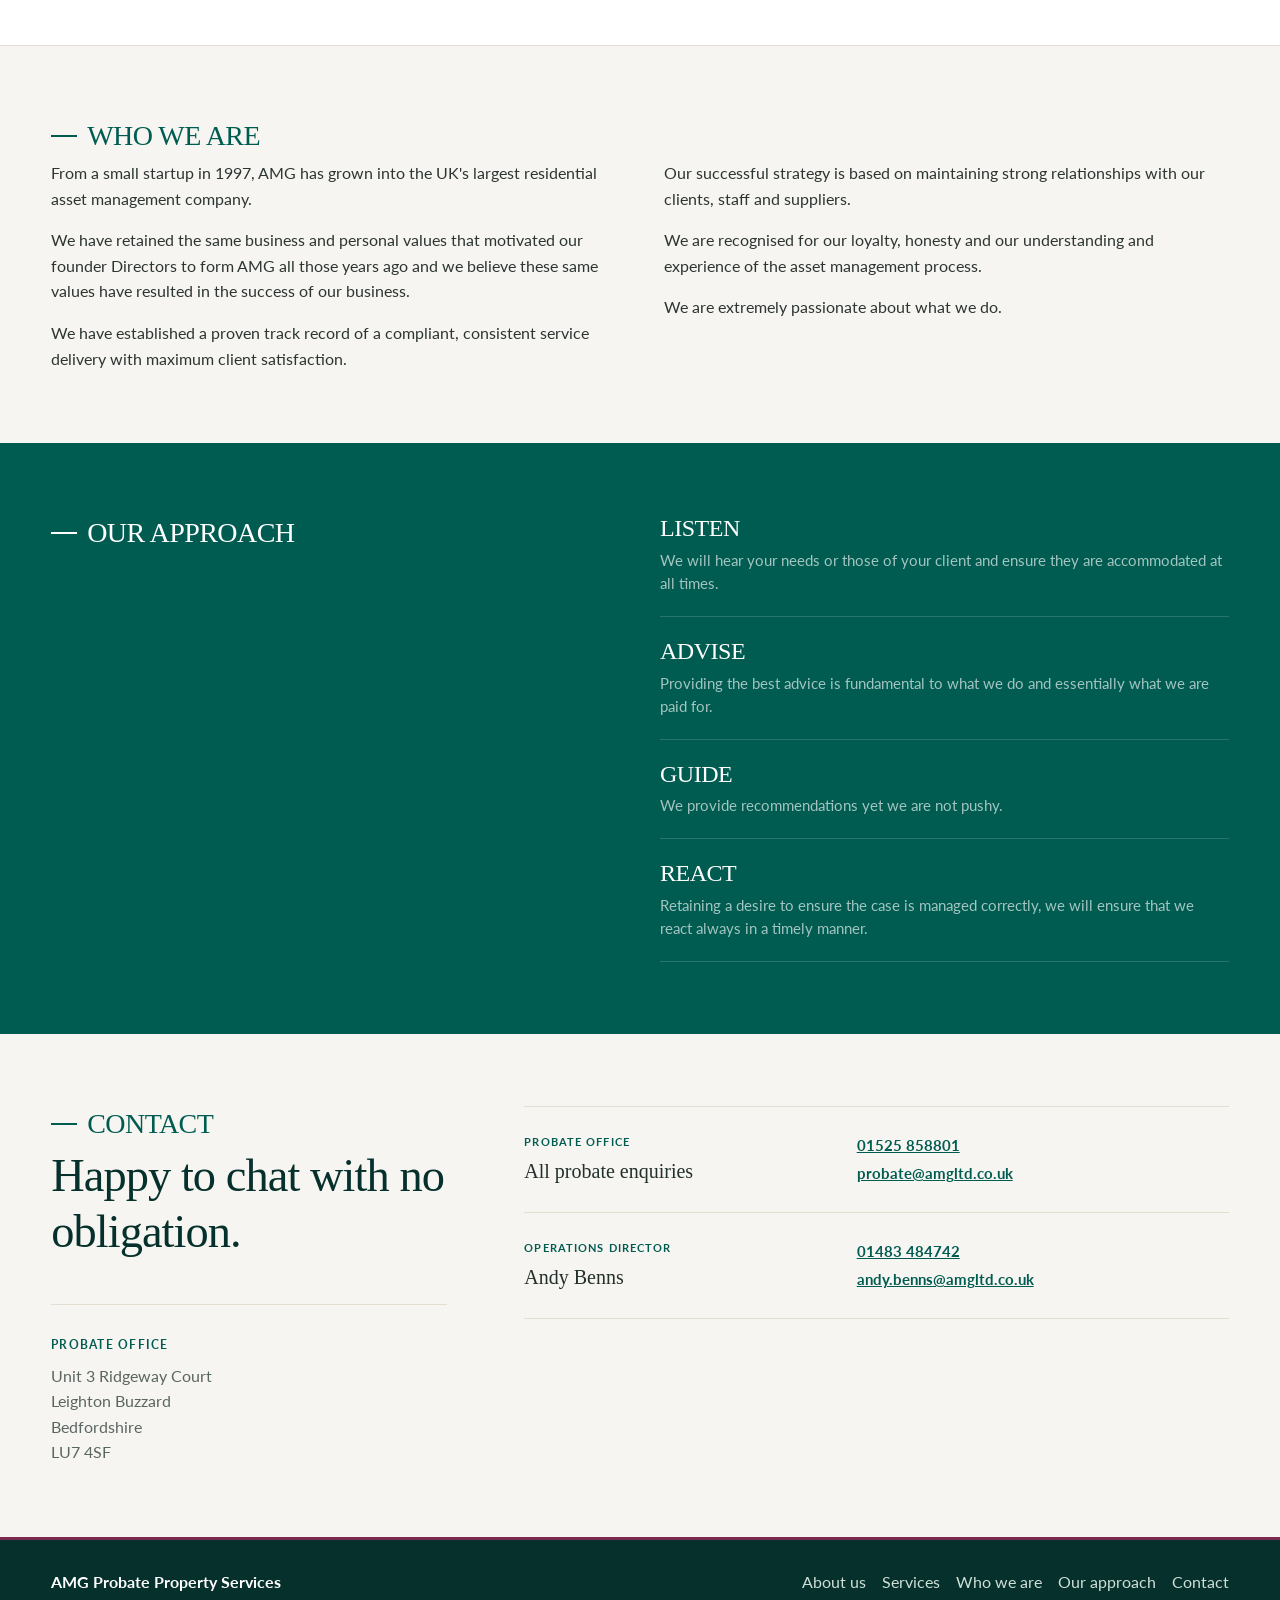
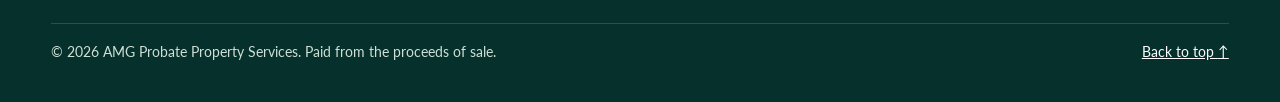
<file: index-v2.html>
<!doctype html>
<html lang="en-GB">
<head>
  <meta charset="utf-8">
  <meta name="viewport" content="width=device-width, initial-scale=1">
  <meta name="description" content="AMG Probate Property Services — experts in the management and sale of probate property across the UK. Managed sales, valuations, maintenance, inspections and clearance.">
  <meta name="theme-color" content="#005c51">
  <title>AMG Probate Property Services | Experts in Probate Property</title>
  <link rel="icon" type="image/svg+xml" href="favicon.svg">
  <link rel="preload" as="image" href="images/house-country.png">
  <link rel="preconnect" href="https://fonts.googleapis.com">
  <link rel="preconnect" href="https://fonts.gstatic.com" crossorigin>
  <link href="https://fonts.googleapis.com/css2?family=Lato:ital,wght@0,400;0,700;0,900;1,400&display=swap" rel="stylesheet">
  <link rel="stylesheet" href="styles-v2.css?v=221704">
  <script type="application/ld+json">
  {
    "@context": "https://schema.org",
    "@type": "LegalService",
    "name": "AMG Probate Property Services",
    "description": "Management and sale of probate property across the UK.",
    "email": "probate@amgltd.co.uk",
    "telephone": "+44 1525 858801",
    "address": {
      "@type": "PostalAddress",
      "streetAddress": "Unit 3 Ridgeway Court",
      "addressLocality": "Leighton Buzzard",
      "addressRegion": "Bedfordshire",
      "postalCode": "LU7 4SF",
      "addressCountry": "GB"
    }
  }
  </script>
</head>
<body>
  <a class="skip-link" href="#main-content">Skip to main content</a>

  <header class="site-header" id="site-header">
    <div class="container header-inner">
      <a class="brand" href="#home" aria-label="AMG Probate Property Services — home">
        <img class="brand-logo" src="images/amg-logo.png" alt="" width="95" height="30">
        <span class="brand-text">Probate Property Services</span>
      </a>

      <button class="menu-toggle" type="button" aria-expanded="false" aria-controls="site-navigation">
        <span class="menu-toggle-label">Menu</span>
        <span class="menu-toggle-icon" aria-hidden="true"><span></span><span></span><span></span></span>
      </button>

      <nav class="site-nav" id="site-navigation" aria-label="Primary navigation">
        <a href="#home" aria-current="page">Home</a>
        <a href="#about">About us</a>
        <a href="#services">Services</a>
        <a href="#who-we-are">Who we are</a>
        <a href="#approach">Our approach</a>
        <a href="#contact">Contact</a>
        <a class="nav-cta" href="#contact">Get in touch</a>
      </nav>
    </div>
  </header>

  <main id="main-content">
    <!-- HOME -->
    <section class="hero section-anchor" id="home" aria-labelledby="hero-title">
      <div class="container hero-inner">
        <div class="hero-copy">
          <h1 id="hero-title">EXPERTS IN THE MANAGEMENT AND SALE OF PROBATE PROPERTY</h1>
          <p class="hero-intro">AMG specialise in residential asset management services for the management and sale of properties across the whole of the UK.</p>
          <p>A market-leading managed sales service covering sale, maintenance, valuation and insurance — with costs carried until the estate is encashed.</p>
          <div class="hero-actions">
            <a class="button button-primary" href="#services">Explore our services</a>
            <a class="text-link" href="#about">Discover our story <span aria-hidden="true">→</span></a>
          </div>
        </div>
        <img class="hero-image" src="images/house-country.png" alt="Country house" width="436" height="249">
      </div>
    </section>

    <!-- STRENGTHS -->
    <section class="strengths" aria-label="Why choose AMG">
      <div class="strength">
        <svg viewBox="0 0 48 48" aria-hidden="true"><circle cx="24" cy="13" r="6"/><path d="M8 41c1-8 7-12 16-12s15 4 16 12M22 27h4v3h-4zM22 30h4l-2 10z"/></svg>
        <div>
          <h2>EXPERIENCED STAFF</h2>
          <p>Dedicated to the management and sale of probate property.</p>
        </div>
      </div>
      <div class="strength">
        <svg viewBox="0 0 48 48" aria-hidden="true"><path d="M4 15h24v16H4zM28 20h8l6 6v5H28M4 23h24M31 23h3.5L38 26.5"/><circle cx="13" cy="34" r="3.5"/><circle cx="34" cy="34" r="3.5"/></svg>
        <div>
          <h2>TRUSTED SUPPLIERS</h2>
          <p>Panel of specialist suppliers to support our service offering, with all necessary checks and insurances in place.</p>
        </div>
      </div>
      <div class="strength">
        <svg viewBox="0 0 48 48" aria-hidden="true"><path d="M18 23.5 13 37l6-3.5L24 39l5-5.5 6 3.5-5-13.5"/><circle cx="24" cy="17" r="8"/><path d="M20.5 17l2.5 2.5 4.5-5.5"/></svg>
        <div>
          <h2>PROVEN SERVICE</h2>
          <p>Established in 1997, AMG have a track record of consistently strong results and a fully compliant service.</p>
        </div>
      </div>
      <div class="strength">
        <svg viewBox="0 0 48 48" aria-hidden="true"><path d="M8 14h32M8 24h32M8 34h32"/><circle cx="18" cy="14" r="3.5" fill="#fff"/><circle cx="30" cy="24" r="3.5" fill="#fff"/><circle cx="14" cy="34" r="3.5" fill="#fff"/></svg>
        <div>
          <h2>AGILE APPROACH</h2>
          <p>We understand that each sale brings its own challenges, requiring us to adapt and provide bespoke advice.</p>
        </div>
      </div>
    </section>

    <!-- ABOUT US -->
    <section class="section section-about section-anchor" id="about" aria-labelledby="about-title">
      <div class="container">
        <div class="section-intro-grid">
          <div class="about-left">
            <h2 id="about-title" class="section-title">ABOUT US</h2>
            <p class="about-tenure">Over 30 years' experience</p>
            <div class="about-values" aria-label="Our values">
              <span>Trusted</span>
              <span>Experienced</span>
              <span>Probate Specialists</span>
            </div>
          </div>
          <div class="about-copy">
            <p>The probate property services team within AMG has over 30 years' experience of providing valuation, sale and maintenance of property for a variety of leading law firms, corporate clients, legacy administrators and private executors.</p>
            <p>Our dedicated centrally located probate office in Bedfordshire provides a true nationwide service for all your probate property requirements, from securing a property through to eventual sale.</p>
            <p>We specialise in the management and sale of probate property and offer a market-leading service at competitive rates.</p>
            <p>We believe we are the best in the business and would welcome the opportunity to show you why.</p>
          </div>
        </div>
      </div>
    </section>

    <!-- KEY CONTACTS -->
    <section class="section section-anchor" aria-labelledby="key-contacts-title">
      <div class="container">
        <article class="contact-spotlight">
          <div class="spotlight-copy">
            <p class="eyebrow">KEY CONTACTS</p>
            <h3 id="key-contacts-title">Andy Benns, Operations Director</h3>
            <p>Having worked with AMG for over 20 years, Andy has gained considerable experience across all areas of the business and brings with him a professional yet personable approach. He is yet to find a property he cannot sell and enjoys the process of managing the sale of property as much now as he did at the beginning of his career. He will give you straight advice and cares deeply about securing the best price possible when a property is to be sold.</p>
            <div class="spotlight-links">
              <a href="tel:+441483484742">01483 484742</a>
              <a href="mailto:andy.benns@amgltd.co.uk">andy.benns@amgltd.co.uk</a>
            </div>
          </div>
          <div class="spotlight-badge" aria-hidden="true">
            <span>AB</span>
          </div>
        </article>
      </div>
    </section>

    <!-- STATS -->
    <section class="section section-stats" aria-label="AMG highlights">
      <div class="container">
        <div class="stats">
          <article class="stat-card">
            <strong>1997</strong>
            <span>We have gained an outstanding reputation built on performance, consistency, compliance and innovation since we were founded. Our services cover the whole of the UK.</span>
          </article>
          <article class="stat-card">
            <strong>National</strong>
            <span>We offer a true nationwide service, throughout the UK and Northern Ireland. We have over 10,000 estate agents on our panel, just for starters.</span>
          </article>
          <article class="stat-card">
            <strong>Best Price</strong>
            <span>Our culture is based on a stated intention of getting the best price possible for our clients on each and every sale. We treat every sale as importantly as the next.</span>
          </article>
          <article class="stat-card">
            <strong>Competitive Rates</strong>
            <span>We understand that probate administration is not a linear process and that costs need to be minimised for the estate. We offer market-leading rates for our services and provide competitive quotations for maintenance works.</span>
          </article>
        </div>
      </div>
    </section>

    <!-- SERVICES -->
    <section class="section section-services section-anchor" id="services" aria-labelledby="services-title">
      <div class="container">
        <h2 id="services-title" class="section-title">SERVICES</h2>
        <p class="lead">You retain control.</p>
        <p class="lead">We handle the day-to-day.</p>

        <div class="services-grid">
          <article class="service-card service-featured">
            <h3>A fully managed house sale service</h3>
            <p>A single point of contact with updates at all key milestones, weekly reporting and monthly reviews — managing estate agent performance, qualifying offers and progressing your sale through to completion.</p>
            <a class="button button-light" href="#contact">TALK TO THE TEAM</a>
          </article>

          <article class="service-card">
            <h3>Initial valuation and assessment of the property</h3>
            <p>In-depth research and local estate agent appraisals to establish market value, with advice on presentation and works to increase saleability.</p>
          </article>

          <article class="service-card">
            <h3>Emergency and planned property maintenance</h3>
            <p>A range of services to keep vacant property safe, secure and well maintained — with a panel of vetted contractors across the UK and all necessary insurances in place.</p>
          </article>

          <article class="service-card">
            <h3>Insurance compliant property inspections</h3>
            <p>Weekly key-holder inspections to satisfy insurance requirements, with reporting on any vandalism or remedial works. Additional vacant property inspections available via our contractor panel.</p>
          </article>

          <article class="service-card">
            <h3>Chattels valuation, clearance and removals</h3>
            <p>Competitive quotations with costs agreed in advance. Full photographic evidence provided on completion of all work.</p>
          </article>

          <article class="service-card">
            <h3>Specialist surveys and property reports</h3>
            <p>Qualified valuers covering all areas of the UK for IHT valuations, plus structural surveys, drainage reports and Wall Tie reports.</p>
          </article>
        </div>

        <p class="works-intro">In recent months, we have completed all of the below for our clients — contact us if you need more information on any of these services:</p>

        <details class="works-details">
          <summary>Full task list</summary>
          <ul class="works-list">
            <li>Chattels clearance and house cleaning</li>
            <li>Lock changes</li>
            <li>Drain down of heating and water system</li>
            <li>Document and Will search</li>
            <li>Locating and securing specific Items of Value</li>
            <li>Chattels valuation</li>
            <li>Valuation, sale or disposal of any vehicles</li>
            <li>Garden clearance and cutting back overgrown vegetation</li>
            <li>Routine lawn care during the growing season</li>
            <li>Security inspections</li>
            <li>Arrange installation of security systems including alarms &amp; CCTV or metal grills</li>
            <li>Gas Safety Certificate (CP12)</li>
            <li>Boiler servicing</li>
            <li>Condition and other reports</li>
            <li>Electrical Installation Condition Report (EICR)</li>
            <li>Structural survey</li>
            <li>Timber &amp; damp report</li>
            <li>Drain survey</li>
            <li>Asbestos reports</li>
            <li>Wall Tie report</li>
            <li>Japanese knotweed report</li>
            <li>Tree risk assessment</li>
          </ul>
        </details>
      </div>
    </section>

    <!-- WHO WE ARE -->
    <section class="section section-sectors section-anchor" id="who-we-are" aria-labelledby="who-title">
      <div class="container">
        <h2 id="who-title" class="section-title">WHO WE ARE</h2>
        <div class="who-copy">
          <p>From a small startup in 1997, AMG has grown into the UK's largest residential asset management company.</p>
          <p>We have retained the same business and personal values that motivated our founder Directors to form AMG all those years ago and we believe these same values have resulted in the success of our business.</p>
          <p>We have established a proven track record of a compliant, consistent service delivery with maximum client satisfaction.</p>
          <p>Our successful strategy is based on maintaining strong relationships with our clients, staff and suppliers.</p>
          <p>We are recognised for our loyalty, honesty and our understanding and experience of the asset management process.</p>
          <p>We are extremely passionate about what we do.</p>
        </div>
      </div>
    </section>

    <!-- OUR APPROACH -->
    <section class="section section-approach section-anchor" id="approach" aria-labelledby="approach-title">
      <div class="container approach-grid">
        <div class="approach-copy">
          <h2 id="approach-title" class="section-title">OUR APPROACH</h2>
        </div>

        <ol class="approach-steps">
          <li><div><h3>LISTEN</h3><p>We will hear your needs or those of your client and ensure they are accommodated at all times.</p></div></li>
          <li><div><h3>ADVISE</h3><p>Providing the best advice is fundamental to what we do and essentially what we are paid for.</p></div></li>
          <li><div><h3>GUIDE</h3><p>We provide recommendations yet we are not pushy.</p></div></li>
          <li><div><h3>REACT</h3><p>Retaining a desire to ensure the case is managed correctly, we will ensure that we react always in a timely manner.</p></div></li>
        </ol>
      </div>
    </section>

    <!-- CONTACT -->
    <section class="section section-contact section-anchor" id="contact" aria-labelledby="contact-title">
      <div class="container contact-grid">
        <div class="contact-intro">
          <h2 id="contact-title" class="section-title">CONTACT</h2>
          <p class="lead">Happy to chat with no obligation.</p>
          <address>
            <strong>PROBATE OFFICE</strong>
            Unit 3 Ridgeway Court<br>
            Leighton Buzzard<br>
            Bedfordshire<br>
            LU7 4SF
          </address>
        </div>

        <div class="contact-list">
          <article class="contact-item">
            <div><span>Probate office</span><strong>All probate enquiries</strong></div>
            <div class="contact-links">
              <a href="tel:+441525858801">01525 858801</a>
              <a href="mailto:probate@amgltd.co.uk">probate@amgltd.co.uk</a>
            </div>
          </article>
          <article class="contact-item">
            <div><span>Operations Director</span><strong>Andy Benns</strong></div>
            <div class="contact-links">
              <a href="tel:+441483484742">01483 484742</a>
              <a href="mailto:andy.benns@amgltd.co.uk">andy.benns@amgltd.co.uk</a>
            </div>
          </article>
        </div>
      </div>
    </section>
  </main>

  <footer class="site-footer">
    <div class="container footer-main">
      <a class="footer-brand" href="#home" aria-label="Back to the top">
        <span>AMG Probate Property Services</span>
      </a>
      <nav class="footer-nav" aria-label="Footer navigation">
        <a href="#about">About us</a>
        <a href="#services">Services</a>
        <a href="#who-we-are">Who we are</a>
        <a href="#approach">Our approach</a>
        <a href="#contact">Contact</a>
      </nav>
    </div>
    <div class="container footer-bottom">
      <p>&copy; <span id="current-year">2026</span> AMG Probate Property Services. Paid from the proceeds of sale.</p>
      <a href="#home">Back to top <span aria-hidden="true">↑</span></a>
    </div>
  </footer>

  <a href="#home" class="back-to-top" aria-label="Back to top" id="back-to-top">
    <svg viewBox="0 0 24 24" fill="none" stroke="currentColor" stroke-width="2.5" stroke-linecap="round" stroke-linejoin="round" aria-hidden="true"><path d="M18 15l-6-6-6 6"/></svg>
  </a>

  <script src="site.js?v=221704"></script>
</body>
</html>
</file>
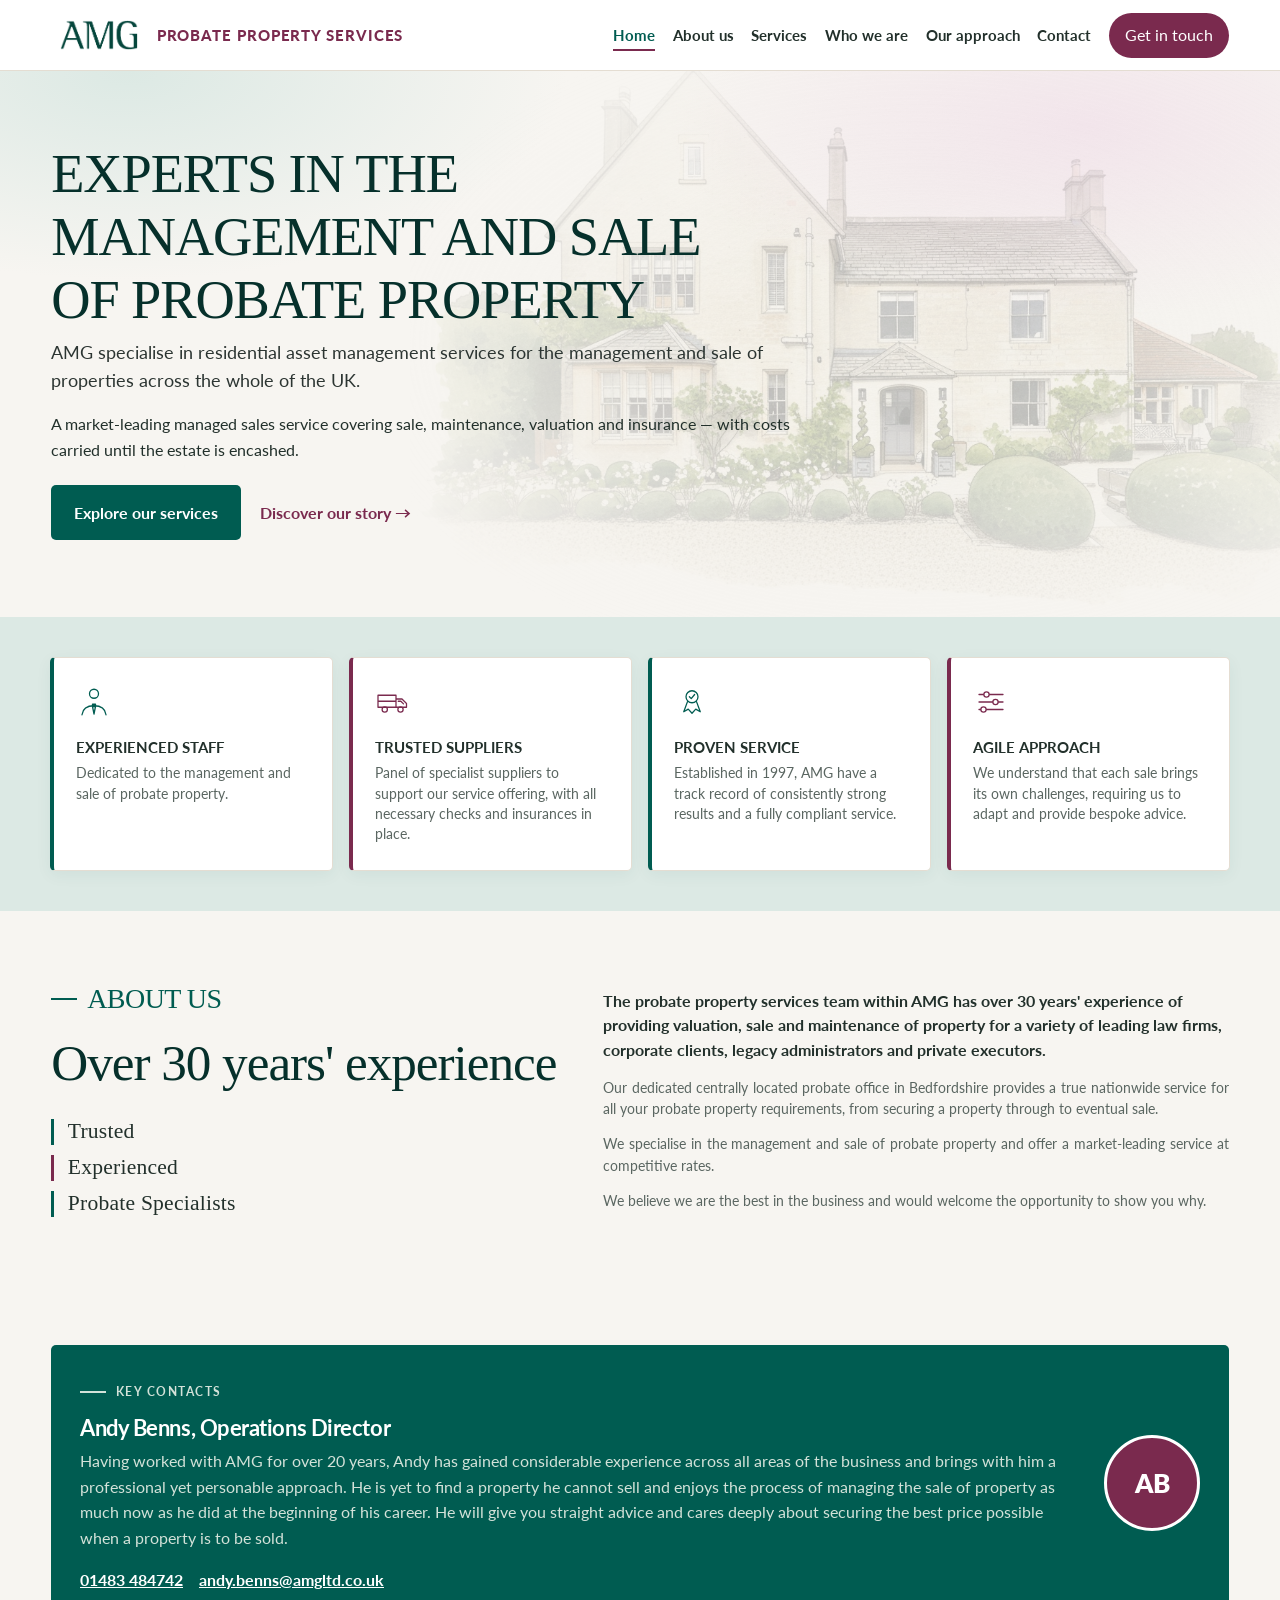
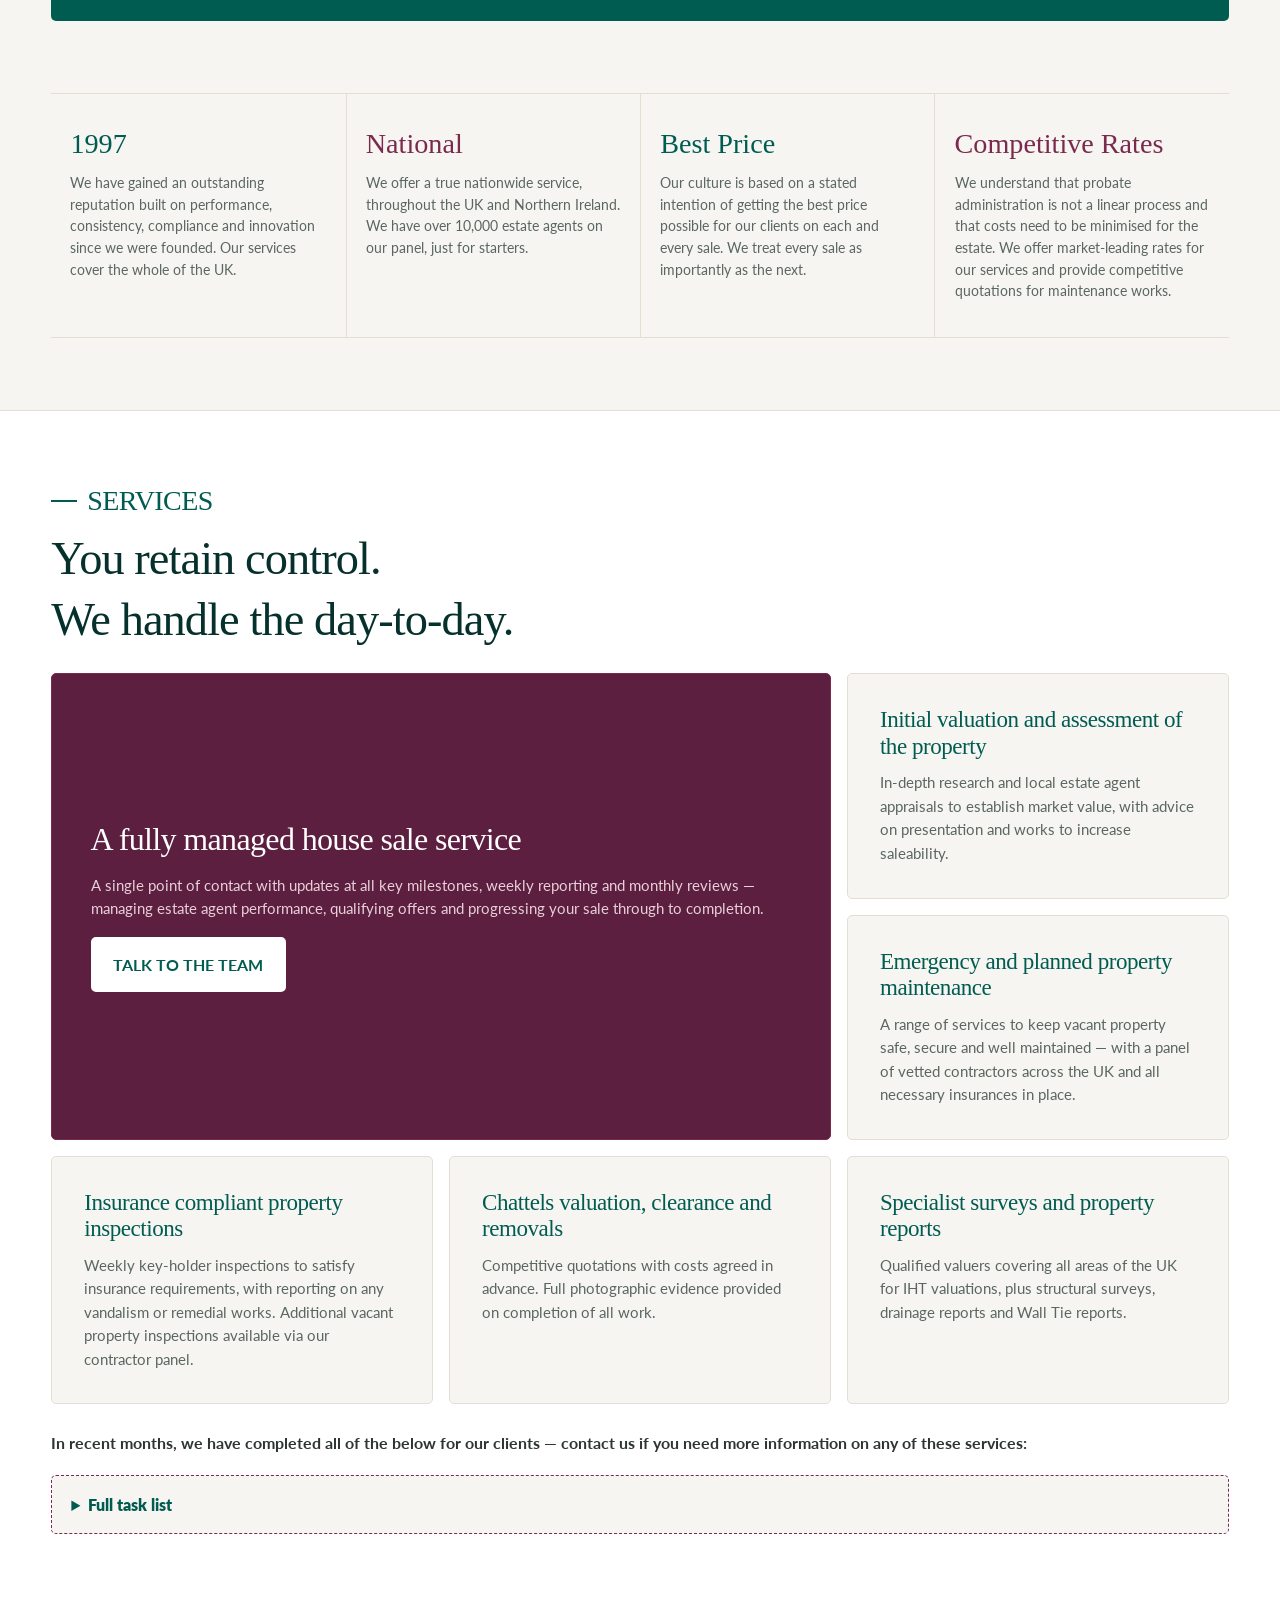
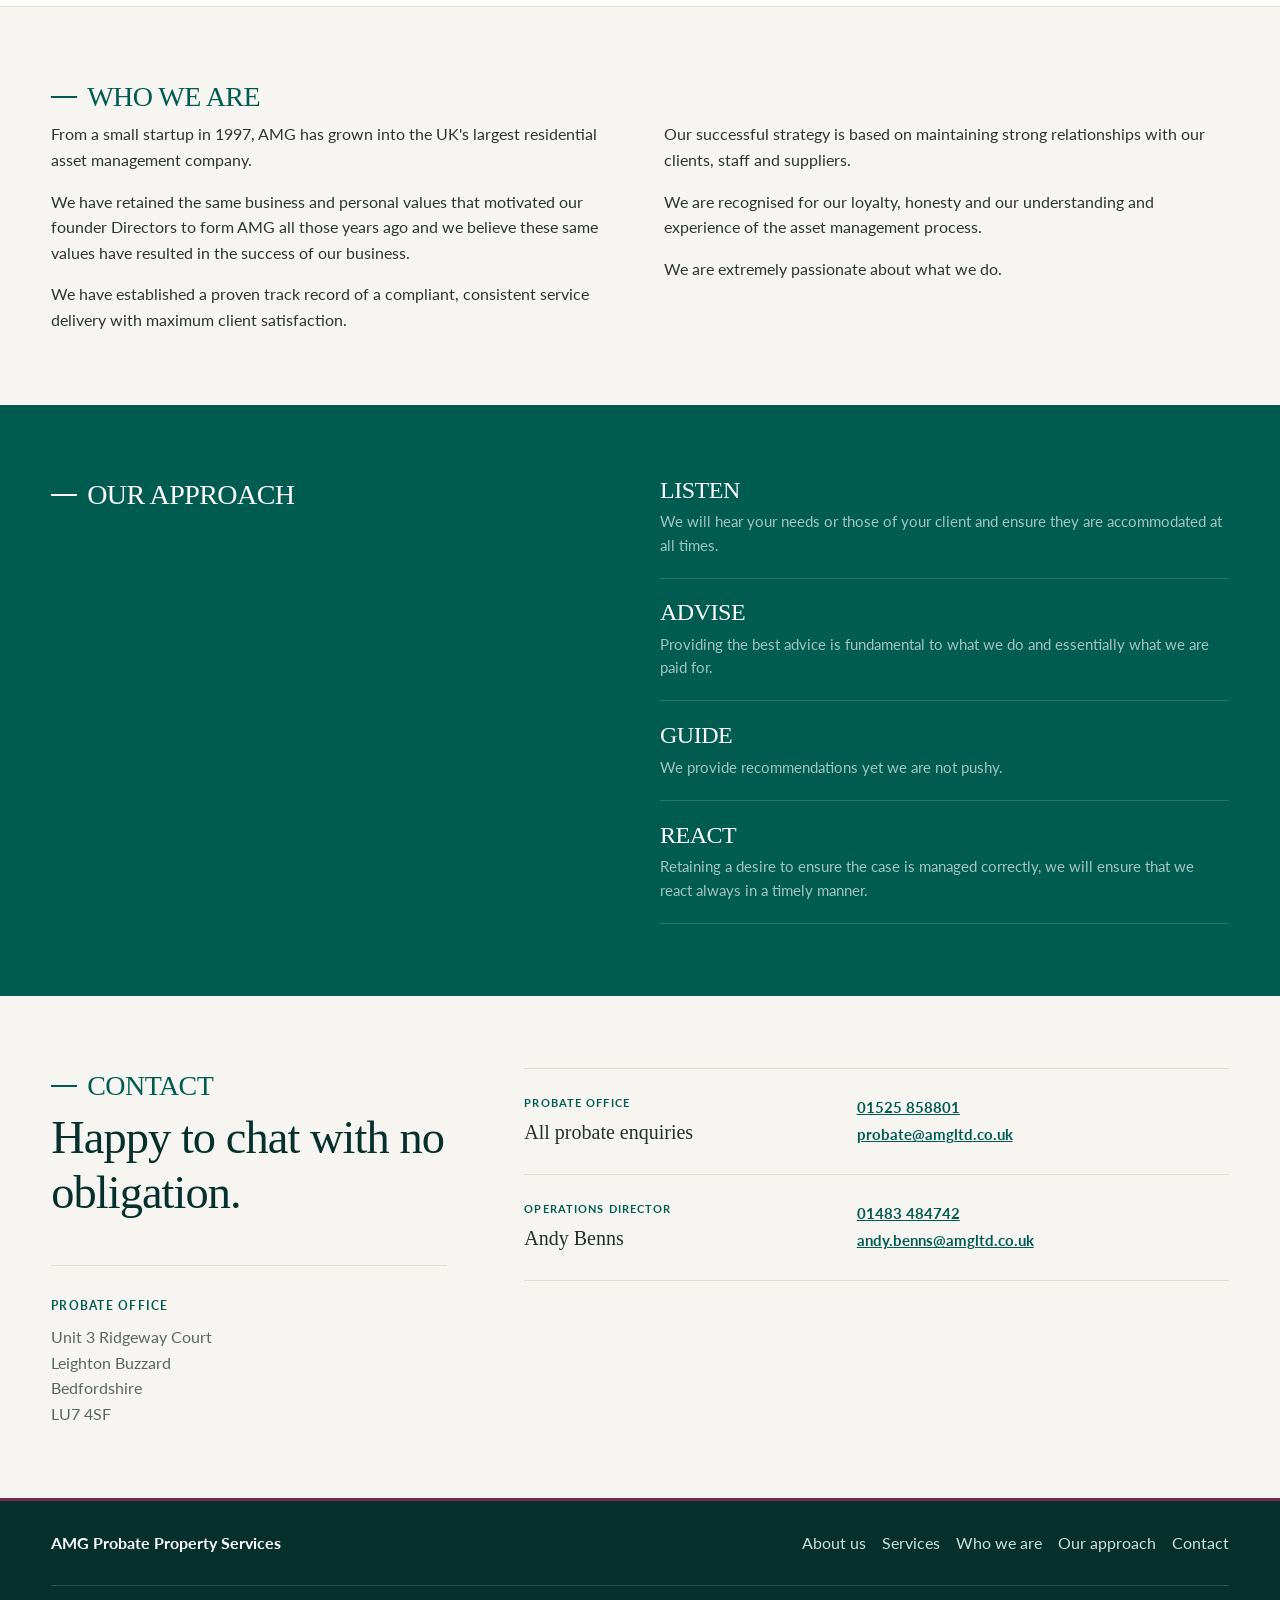
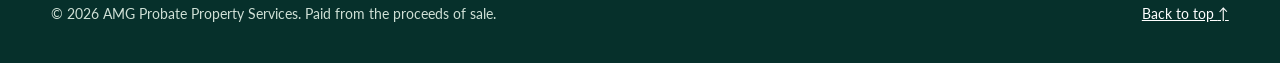
<file: index-v3.html>
<!doctype html>
<html lang="en-GB">

<head>
  <meta charset="utf-8">
  <meta name="viewport" content="width=device-width, initial-scale=1">
  <meta name="description" content="AMG Probate Property Services — experts in the management and sale of probate property across the UK. Managed sales, valuations, maintenance, inspections and clearance.">
  <meta name="theme-color" content="#005c51">
  <title>AMG Probate Property Services | Experts in Probate Property</title>
  <link rel="icon" type="image/svg+xml" href="favicon.svg">
  <link rel="preload" as="image" href="images/house-country.png">
  <link rel="preconnect" href="https://fonts.googleapis.com">
  <link rel="preconnect" href="https://fonts.gstatic.com" crossorigin>
  <link href="https://fonts.googleapis.com/css2?family=Lato:ital,wght@0,400;0,700;0,900;1,400&display=swap" rel="stylesheet">
  <link rel="stylesheet" href="styles-v3.css?v=230937">
  <script type="application/ld+json">
  {
    "@context": "https://schema.org",
    "@type": "LegalService",
    "name": "AMG Probate Property Services",
    "description": "Management and sale of probate property across the UK.",
    "email": "probate@amgltd.co.uk",
    "telephone": "+44 1525 858801",
    "address": {
      "@type": "PostalAddress",
      "streetAddress": "Unit 3 Ridgeway Court",
      "addressLocality": "Leighton Buzzard",
      "addressRegion": "Bedfordshire",
      "postalCode": "LU7 4SF",
      "addressCountry": "GB"
    }
  }
  </script>
</head>

<body>
  <a class="skip-link" href="#main-content">Skip to main content</a>

  <header class="site-header" id="site-header">
    <div class="container header-inner">
      <a class="brand" href="#home" aria-label="AMG Probate Property Services — home">
        <img class="brand-logo" src="images/amg-logo.png" alt="" width="95" height="30">
        <span class="brand-text">Probate Property Services</span>
      </a>

      <button class="menu-toggle" type="button" aria-expanded="false" aria-controls="site-navigation">
        <span class="menu-toggle-label">Menu</span>
        <span class="menu-toggle-icon" aria-hidden="true"><span></span><span></span><span></span></span>
      </button>

      <nav class="site-nav" id="site-navigation" aria-label="Primary navigation">
        <a href="#home" aria-current="page">Home</a>
        <a href="#about">About us</a>
        <a href="#services">Services</a>
        <a href="#who-we-are">Who we are</a>
        <a href="#approach">Our approach</a>
        <a href="#contact">Contact</a>
        <a class="nav-cta" href="#contact">Get in touch</a>
      </nav>
    </div>
  </header>

  <main id="main-content">
    <!-- HOME -->
    <section class="hero section-anchor" id="home" aria-labelledby="hero-title">
      <img class="hero-image" src="images/house-country.jpeg" alt="" width="436" height="249" aria-hidden="true">
      <div class="container hero-inner">
        <div class="hero-copy">
          <h1 id="hero-title">EXPERTS IN THE MANAGEMENT AND SALE <br>OF PROBATE PROPERTY</h1>
          <p class="hero-intro">AMG specialise in residential asset management services for the management and sale of properties across the whole of the UK.</p>
          <p>A market-leading managed sales service covering sale, maintenance, valuation and insurance — with costs carried until the estate is encashed.</p>
          <div class="hero-actions">
            <a class="button button-primary" href="#services">Explore our services</a>
            <a class="text-link" href="#about">Discover our story <span aria-hidden="true">→</span></a>
          </div>
        </div>
      </div>
    </section>

    <!-- STRENGTHS -->
    <section class="strengths" aria-label="Why choose AMG">
      <div class="strength">
        <svg viewBox="0 0 48 48" aria-hidden="true">
          <circle cx="24" cy="13" r="6" />
          <path d="M8 41c1-8 7-12 16-12s15 4 16 12M22 27h4v3h-4zM22 30h4l-2 10z" />
        </svg>
        <div>
          <h2>EXPERIENCED STAFF</h2>
          <p>Dedicated to the management and sale of probate property.</p>
        </div>
      </div>
      <div class="strength">
        <svg viewBox="0 0 48 48" aria-hidden="true">
          <path d="M4 15h24v16H4zM28 20h8l6 6v5H28M4 23h24M31 23h3.5L38 26.5" />
          <circle cx="13" cy="34" r="3.5" />
          <circle cx="34" cy="34" r="3.5" />
        </svg>
        <div>
          <h2>TRUSTED SUPPLIERS</h2>
          <p>Panel of specialist suppliers to support our service offering, with all necessary checks and insurances in place.</p>
        </div>
      </div>
      <div class="strength">
        <svg viewBox="0 0 48 48" aria-hidden="true">
          <path d="M18 23.5 13 37l6-3.5L24 39l5-5.5 6 3.5-5-13.5" />
          <circle cx="24" cy="17" r="8" />
          <path d="M20.5 17l2.5 2.5 4.5-5.5" />
        </svg>
        <div>
          <h2>PROVEN SERVICE</h2>
          <p>Established in 1997, AMG have a track record of consistently strong results and a fully compliant service.</p>
        </div>
      </div>
      <div class="strength">
        <svg viewBox="0 0 48 48" aria-hidden="true">
          <path d="M8 14h32M8 24h32M8 34h32" />
          <circle cx="18" cy="14" r="3.5" fill="#fff" />
          <circle cx="30" cy="24" r="3.5" fill="#fff" />
          <circle cx="14" cy="34" r="3.5" fill="#fff" />
        </svg>
        <div>
          <h2>AGILE APPROACH</h2>
          <p>We understand that each sale brings its own challenges, requiring us to adapt and provide bespoke advice.</p>
        </div>
      </div>
    </section>

    <!-- ABOUT US -->
    <section class="section section-about section-anchor" id="about" aria-labelledby="about-title">
      <div class="container">
        <div class="section-intro-grid">
          <div class="about-left">
            <h2 id="about-title" class="section-title">ABOUT US</h2>
            <p class="about-tenure">Over 30 years' experience</p>
            <div class="about-values" aria-label="Our values">
              <span>Trusted</span>
              <span>Experienced</span>
              <span>Probate Specialists</span>
            </div>
          </div>
          <div class="about-copy">
            <p>The probate property services team within AMG has over 30 years' experience of providing valuation, sale and maintenance of property for a variety of leading law firms, corporate clients, legacy administrators and private executors.</p>
            <p>Our dedicated centrally located probate office in Bedfordshire provides a true nationwide service for all your probate property requirements, from securing a property through to eventual sale.</p>
            <p>We specialise in the management and sale of probate property and offer a market-leading service at competitive rates.</p>
            <p>We believe we are the best in the business and would welcome the opportunity to show you why.</p>
          </div>
        </div>
      </div>
    </section>

    <!-- KEY CONTACTS -->
    <section class="section section-anchor" aria-labelledby="key-contacts-title">
      <div class="container">
        <article class="contact-spotlight">
          <div class="spotlight-copy">
            <p class="eyebrow">KEY CONTACTS</p>
            <h3 id="key-contacts-title">Andy Benns, Operations Director</h3>
            <p>Having worked with AMG for over 20 years, Andy has gained considerable experience across all areas of the business and brings with him a professional yet personable approach. He is yet to find a property he cannot sell and enjoys the process of managing the sale of property as much now as he did at the beginning of his career. He will give you straight advice and cares deeply about securing the best price possible when a property is to be sold.</p>
            <div class="spotlight-links">
              <a href="tel:+441483484742">01483 484742</a>
              <a href="mailto:andy.benns@amgltd.co.uk">andy.benns@amgltd.co.uk</a>
            </div>
          </div>
          <div class="spotlight-badge" aria-hidden="true">
            <span>AB</span>
          </div>
        </article>
      </div>
    </section>

    <!-- STATS -->
    <section class="section section-stats" aria-label="AMG highlights">
      <div class="container">
        <div class="stats">
          <article class="stat-card">
            <strong>1997</strong>
            <span>We have gained an outstanding reputation built on performance, consistency, compliance and innovation since we were founded. Our services cover the whole of the UK.</span>
          </article>
          <article class="stat-card">
            <strong>National</strong>
            <span>We offer a true nationwide service, throughout the UK and Northern Ireland. We have over 10,000 estate agents on our panel, just for starters.</span>
          </article>
          <article class="stat-card">
            <strong>Best Price</strong>
            <span>Our culture is based on a stated intention of getting the best price possible for our clients on each and every sale. We treat every sale as importantly as the next.</span>
          </article>
          <article class="stat-card">
            <strong>Competitive Rates</strong>
            <span>We understand that probate administration is not a linear process and that costs need to be minimised for the estate. We offer market-leading rates for our services and provide competitive quotations for maintenance works.</span>
          </article>
        </div>
      </div>
    </section>

    <!-- SERVICES -->
    <section class="section section-services section-anchor" id="services" aria-labelledby="services-title">
      <div class="container">
        <h2 id="services-title" class="section-title">SERVICES</h2>
        <p class="lead">You retain control.</p>
        <p class="lead">We handle the day-to-day.</p>

        <div class="services-grid">
          <article class="service-card service-featured">
            <h3>A fully managed house sale service</h3>
            <p>A single point of contact with updates at all key milestones, weekly reporting and monthly reviews — managing estate agent performance, qualifying offers and progressing your sale through to completion.</p>
            <a class="button button-light" href="#contact">TALK TO THE TEAM</a>
          </article>

          <article class="service-card">
            <h3>Initial valuation and assessment of the property</h3>
            <p>In-depth research and local estate agent appraisals to establish market value, with advice on presentation and works to increase saleability.</p>
          </article>

          <article class="service-card">
            <h3>Emergency and planned property maintenance</h3>
            <p>A range of services to keep vacant property safe, secure and well maintained — with a panel of vetted contractors across the UK and all necessary insurances in place.</p>
          </article>

          <article class="service-card">
            <h3>Insurance compliant property inspections</h3>
            <p>Weekly key-holder inspections to satisfy insurance requirements, with reporting on any vandalism or remedial works. Additional vacant property inspections available via our contractor panel.</p>
          </article>

          <article class="service-card">
            <h3>Chattels valuation, clearance and removals</h3>
            <p>Competitive quotations with costs agreed in advance. Full photographic evidence provided on completion of all work.</p>
          </article>

          <article class="service-card">
            <h3>Specialist surveys and property reports</h3>
            <p>Qualified valuers covering all areas of the UK for IHT valuations, plus structural surveys, drainage reports and Wall Tie reports.</p>
          </article>
        </div>

        <p class="works-intro">In recent months, we have completed all of the below for our clients — contact us if you need more information on any of these services:</p>

        <details class="works-details">
          <summary>Full task list</summary>
          <ul class="works-list">
            <li>Chattels clearance and house cleaning</li>
            <li>Lock changes</li>
            <li>Drain down of heating and water system</li>
            <li>Document and Will search</li>
            <li>Locating and securing specific Items of Value</li>
            <li>Chattels valuation</li>
            <li>Valuation, sale or disposal of any vehicles</li>
            <li>Garden clearance and cutting back overgrown vegetation</li>
            <li>Routine lawn care during the growing season</li>
            <li>Security inspections</li>
            <li>Arrange installation of security systems including alarms &amp; CCTV or metal grills</li>
            <li>Gas Safety Certificate (CP12)</li>
            <li>Boiler servicing</li>
            <li>Condition and other reports</li>
            <li>Electrical Installation Condition Report (EICR)</li>
            <li>Structural survey</li>
            <li>Timber &amp; damp report</li>
            <li>Drain survey</li>
            <li>Asbestos reports</li>
            <li>Wall Tie report</li>
            <li>Japanese knotweed report</li>
            <li>Tree risk assessment</li>
          </ul>
        </details>
      </div>
    </section>

    <!-- WHO WE ARE -->
    <section class="section section-sectors section-anchor" id="who-we-are" aria-labelledby="who-title">
      <div class="container">
        <h2 id="who-title" class="section-title">WHO WE ARE</h2>
        <div class="who-copy">
          <p>From a small startup in 1997, AMG has grown into the UK's largest residential asset management company.</p>
          <p>We have retained the same business and personal values that motivated our founder Directors to form AMG all those years ago and we believe these same values have resulted in the success of our business.</p>
          <p>We have established a proven track record of a compliant, consistent service delivery with maximum client satisfaction.</p>
          <p>Our successful strategy is based on maintaining strong relationships with our clients, staff and suppliers.</p>
          <p>We are recognised for our loyalty, honesty and our understanding and experience of the asset management process.</p>
          <p>We are extremely passionate about what we do.</p>
        </div>
      </div>
    </section>

    <!-- OUR APPROACH -->
    <section class="section section-approach section-anchor" id="approach" aria-labelledby="approach-title">
      <div class="container approach-grid">
        <div class="approach-copy">
          <h2 id="approach-title" class="section-title">OUR APPROACH</h2>
        </div>

        <ol class="approach-steps">
          <li>
            <div>
              <h3>LISTEN</h3>
              <p>We will hear your needs or those of your client and ensure they are accommodated at all times.</p>
            </div>
          </li>
          <li>
            <div>
              <h3>ADVISE</h3>
              <p>Providing the best advice is fundamental to what we do and essentially what we are paid for.</p>
            </div>
          </li>
          <li>
            <div>
              <h3>GUIDE</h3>
              <p>We provide recommendations yet we are not pushy.</p>
            </div>
          </li>
          <li>
            <div>
              <h3>REACT</h3>
              <p>Retaining a desire to ensure the case is managed correctly, we will ensure that we react always in a timely manner.</p>
            </div>
          </li>
        </ol>
      </div>
    </section>

    <!-- CONTACT -->
    <section class="section section-contact section-anchor" id="contact" aria-labelledby="contact-title">
      <div class="container contact-grid">
        <div class="contact-intro">
          <h2 id="contact-title" class="section-title">CONTACT</h2>
          <p class="lead">Happy to chat with no obligation.</p>
          <address>
            <strong>PROBATE OFFICE</strong>
            Unit 3 Ridgeway Court<br>
            Leighton Buzzard<br>
            Bedfordshire<br>
            LU7 4SF
          </address>
        </div>

        <div class="contact-list">
          <article class="contact-item">
            <div><span>Probate office</span><strong>All probate enquiries</strong></div>
            <div class="contact-links">
              <a href="tel:+441525858801">01525 858801</a>
              <a href="mailto:probate@amgltd.co.uk">probate@amgltd.co.uk</a>
            </div>
          </article>
          <article class="contact-item">
            <div><span>Operations Director</span><strong>Andy Benns</strong></div>
            <div class="contact-links">
              <a href="tel:+441483484742">01483 484742</a>
              <a href="mailto:andy.benns@amgltd.co.uk">andy.benns@amgltd.co.uk</a>
            </div>
          </article>
        </div>
      </div>
    </section>
  </main>

  <footer class="site-footer">
    <div class="container footer-main">
      <a class="footer-brand" href="#home" aria-label="Back to the top">
        <span>AMG Probate Property Services</span>
      </a>
      <nav class="footer-nav" aria-label="Footer navigation">
        <a href="#about">About us</a>
        <a href="#services">Services</a>
        <a href="#who-we-are">Who we are</a>
        <a href="#approach">Our approach</a>
        <a href="#contact">Contact</a>
      </nav>
    </div>
    <div class="container footer-bottom">
      <p>&copy; <span id="current-year">2026</span> AMG Probate Property Services. Paid from the proceeds of sale.</p>
      <a href="#home">Back to top <span aria-hidden="true">↑</span></a>
    </div>
  </footer>

  <a href="#home" class="back-to-top" aria-label="Back to top" id="back-to-top">
    <svg viewBox="0 0 24 24" fill="none" stroke="currentColor" stroke-width="2.5" stroke-linecap="round" stroke-linejoin="round" aria-hidden="true">
      <path d="M18 15l-6-6-6 6" />
    </svg>
  </a>

  <script src="site.js?v=221704"></script>
</body>

</html>
</file>
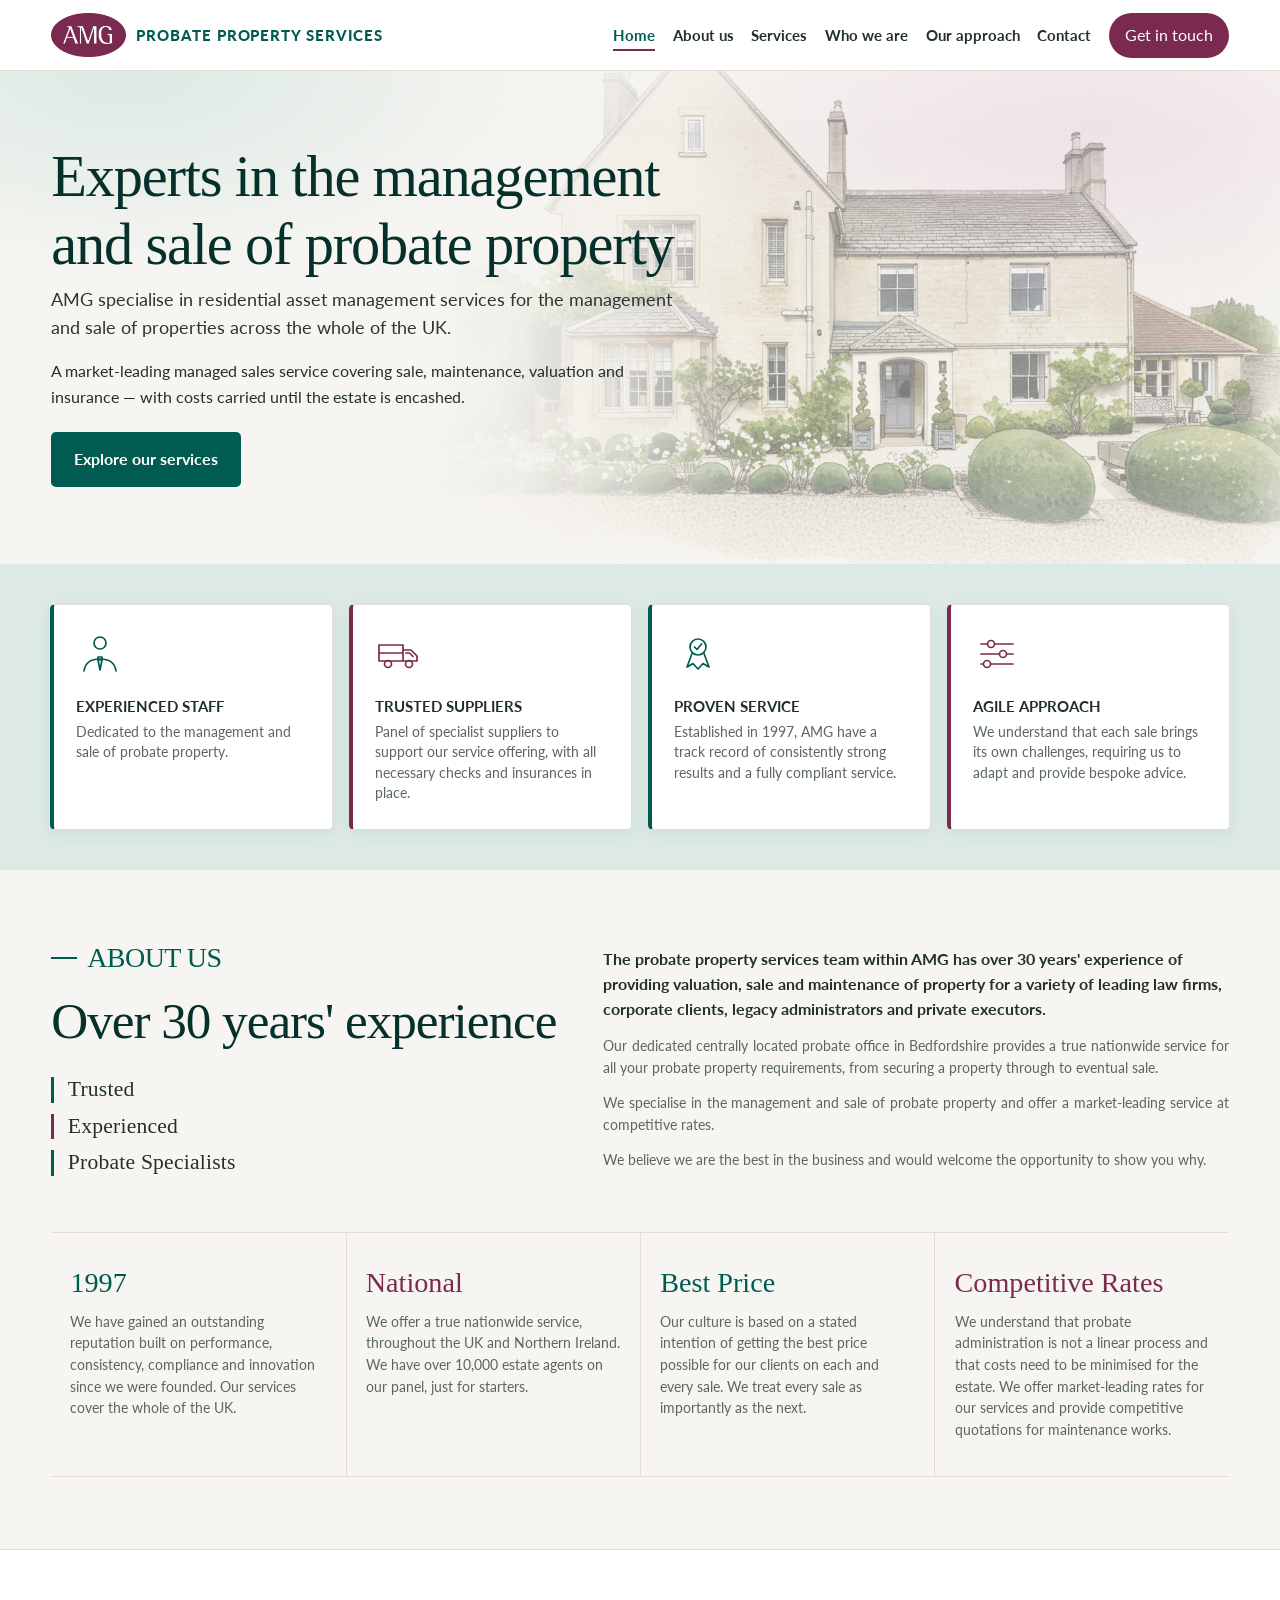
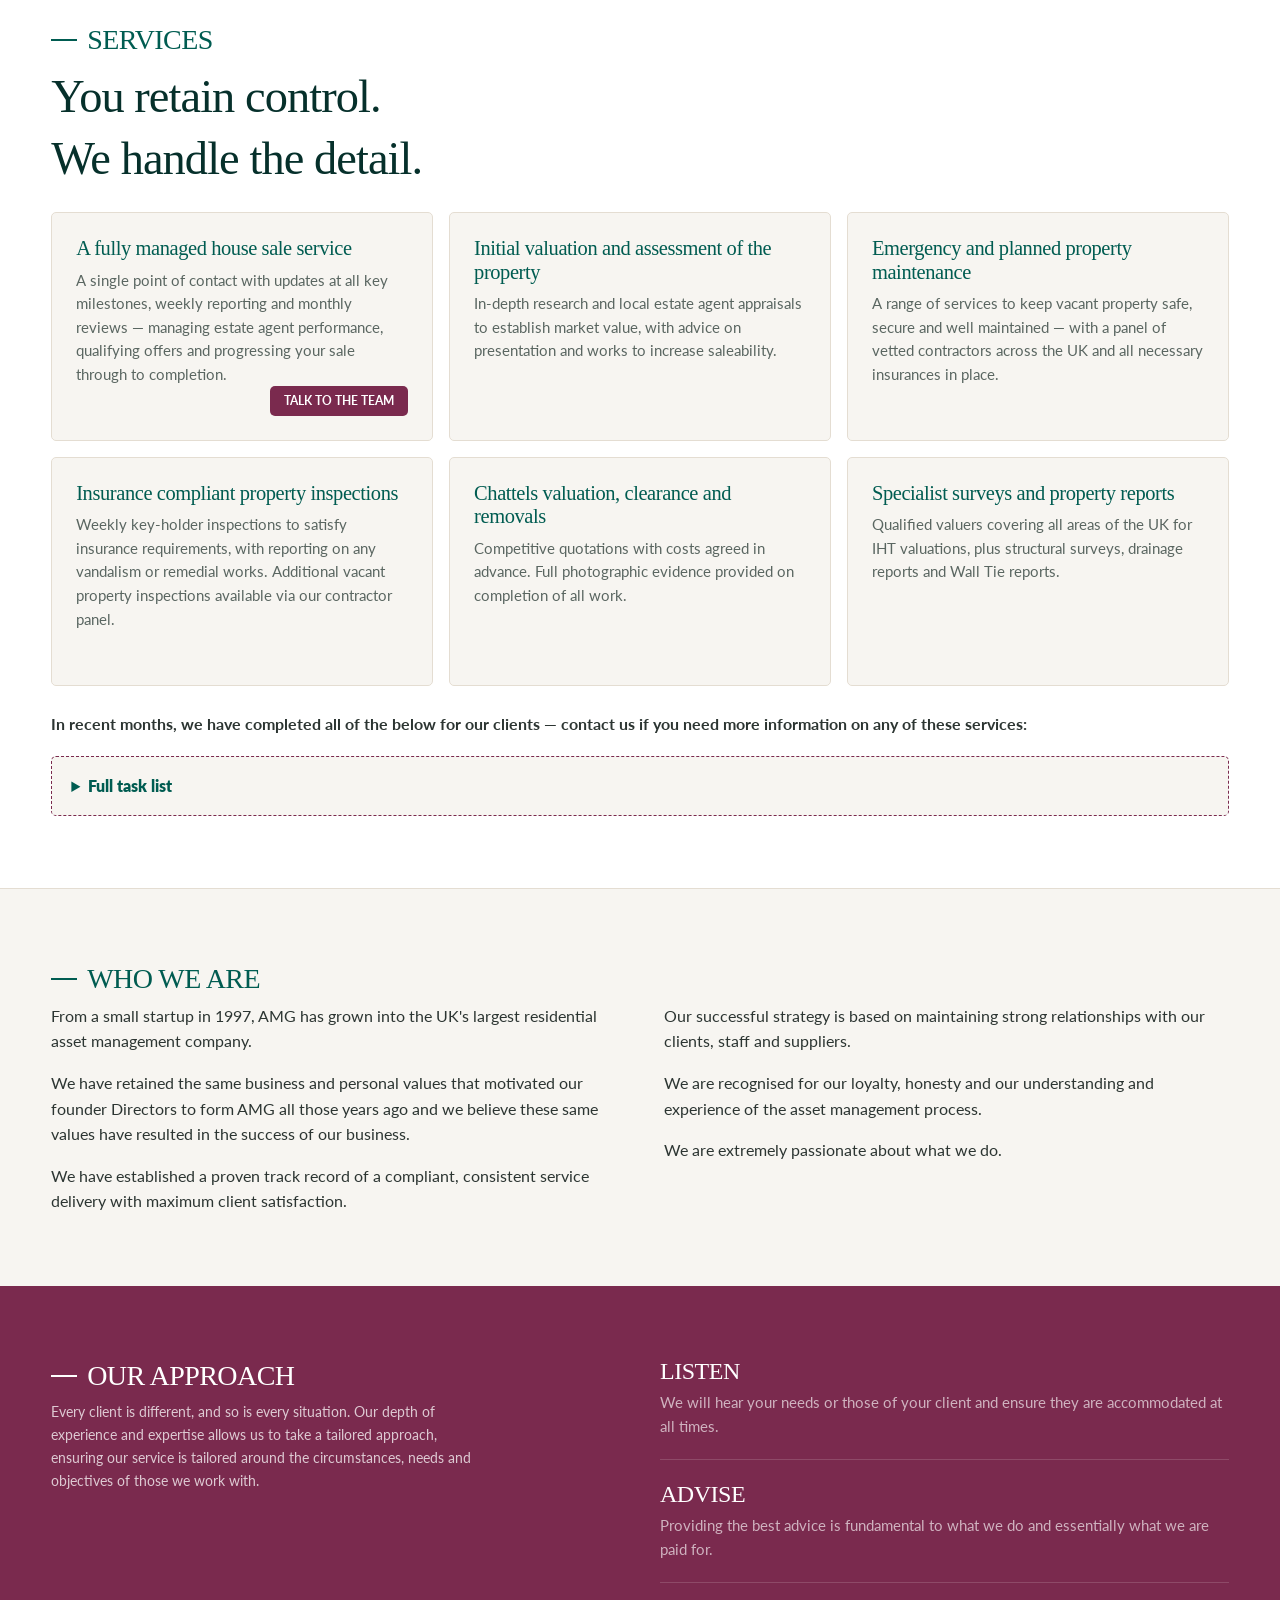
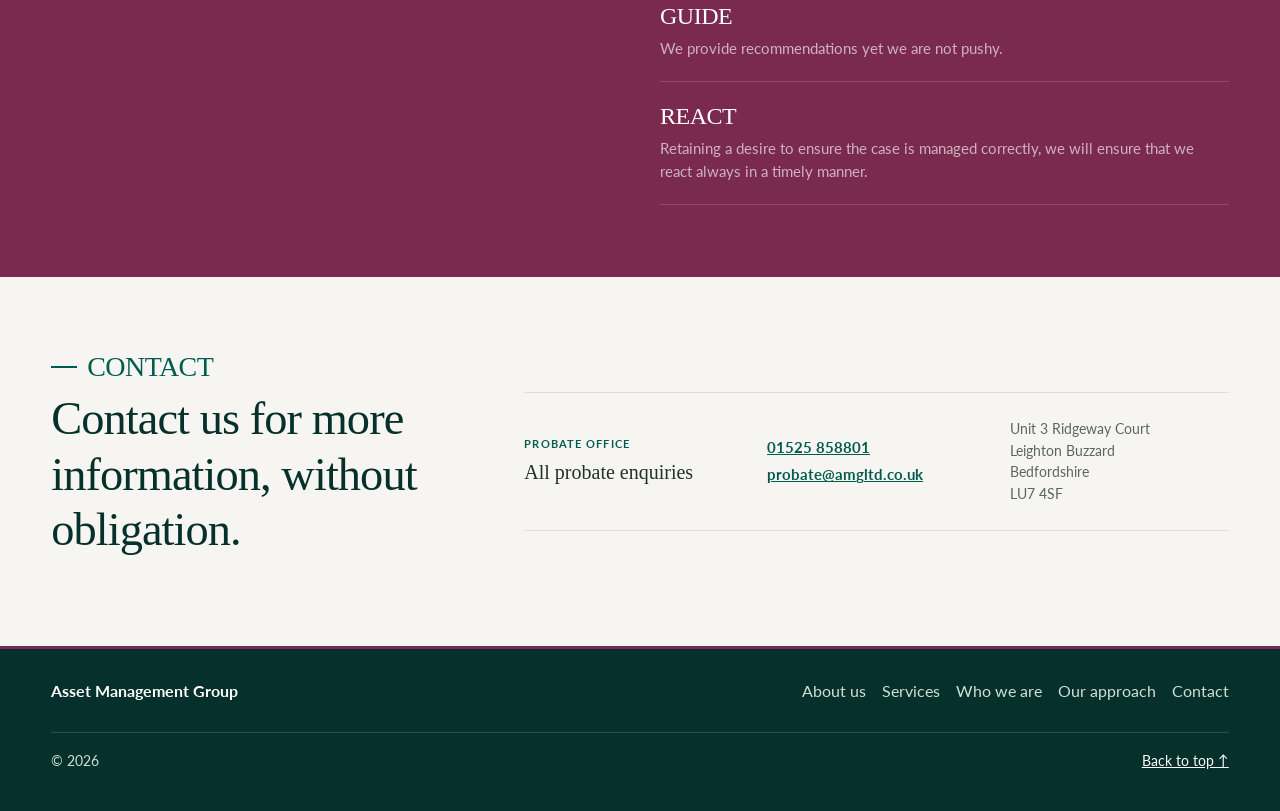
<file: index-v4.html>
<!doctype html>
<html lang="en-GB">

<head>
  <meta charset="utf-8">
  <meta name="viewport" content="width=device-width, initial-scale=1">
  <meta name="description" content="AMG Probate Property Services — experts in the management and sale of probate property across the UK. Managed sales, valuations, maintenance, inspections and clearance.">
  <meta name="theme-color" content="#005c51">
  <title>AMG Probate Property Services | Experts in Probate Property</title>
  <link rel="icon" type="image/png" href="favicon.png">
  <link rel="preload" as="image" href="images/house-country.jpeg">
  <link rel="preconnect" href="https://fonts.googleapis.com">
  <link rel="preconnect" href="https://fonts.gstatic.com" crossorigin>
  <link href="https://fonts.googleapis.com/css2?family=Lato:ital,wght@0,400;0,700;0,900;1,400&display=swap" rel="stylesheet">
  <link rel="stylesheet" href="styles-v4.css?v=231734">
  <script type="application/ld+json">
  {
    "@context": "https://schema.org",
    "@type": "LegalService",
    "name": "AMG Probate Property Services",
    "description": "Management and sale of probate property across the UK.",
    "email": "probate@amgltd.co.uk",
    "telephone": "+44 1525 858801",
    "address": {
      "@type": "PostalAddress",
      "streetAddress": "Unit 3 Ridgeway Court",
      "addressLocality": "Leighton Buzzard",
      "addressRegion": "Bedfordshire",
      "postalCode": "LU7 4SF",
      "addressCountry": "GB"
    }
  }
  </script>
</head>

<body>
  <a class="skip-link" href="#main-content">Skip to main content</a>

  <header class="site-header" id="site-header">
    <div class="container header-inner">
      <a class="brand" href="#home" aria-label="AMG Probate Property Services — home">
        <img class="brand-logo" src="images/amg-logo-mulberry.png" alt="" width="75" height="44">
        <span class="brand-text">Probate Property Services</span>
      </a>

      <button class="menu-toggle" type="button" aria-expanded="false" aria-controls="site-navigation">
        <span class="menu-toggle-label">Menu</span>
        <span class="menu-toggle-icon" aria-hidden="true"><span></span><span></span><span></span></span>
      </button>

      <nav class="site-nav" id="site-navigation" aria-label="Primary navigation">
        <a href="#home" aria-current="page">Home</a>
        <a href="#about">About us</a>
        <a href="#services">Services</a>
        <a href="#who-we-are">Who we are</a>
        <a href="#approach">Our approach</a>
        <a href="#contact">Contact</a>
        <a class="nav-cta" href="#contact">Get in touch</a>
      </nav>
    </div>
  </header>

  <main id="main-content">
    <!-- HOME -->
    <section class="hero section-anchor" id="home" aria-labelledby="hero-title">
      <img class="hero-image" src="images/house-country.jpeg" alt="" width="436" height="249" aria-hidden="true">
      <div class="container hero-inner">
        <div class="hero-copy">
          <h1 id="hero-title">Experts in the management and sale of probate property</h1>
          <p class="hero-intro">AMG specialise in residential asset management services for the management and sale of properties across the whole of the UK.</p>
          <p>A market-leading managed sales service covering sale, maintenance, valuation and insurance — with costs carried until the estate is encashed.</p>
          <div class="hero-actions">
            <a class="button button-primary" href="#services">Explore our services</a>
          </div>
        </div>
      </div>
    </section>

    <!-- STRENGTHS -->
    <section class="strengths" aria-label="Why choose AMG">
      <div class="strength">
        <svg viewBox="0 0 48 48" aria-hidden="true">
          <circle cx="24" cy="13" r="6" />
          <path d="M8 41c1-8 7-12 16-12s15 4 16 12M22 27h4v3h-4zM22 30h4l-2 10z" />
        </svg>
        <div>
          <h2>EXPERIENCED STAFF</h2>
          <p>Dedicated to the management and sale of probate property.</p>
        </div>
      </div>
      <div class="strength">
        <svg viewBox="0 0 48 48" aria-hidden="true">
          <path d="M4 15h24v16H4zM28 20h8l6 6v5H28M4 23h24M31 23h3.5L38 26.5" />
          <circle cx="13" cy="34" r="3.5" />
          <circle cx="34" cy="34" r="3.5" />
        </svg>
        <div>
          <h2>TRUSTED SUPPLIERS</h2>
          <p>Panel of specialist suppliers to support our service offering, with all necessary checks and insurances in place.</p>
        </div>
      </div>
      <div class="strength">
        <svg viewBox="0 0 48 48" aria-hidden="true">
          <path d="M18 23.5 13 37l6-3.5L24 39l5-5.5 6 3.5-5-13.5" />
          <circle cx="24" cy="17" r="8" />
          <path d="M20.5 17l2.5 2.5 4.5-5.5" />
        </svg>
        <div>
          <h2>PROVEN SERVICE</h2>
          <p>Established in 1997, AMG have a track record of consistently strong results and a fully compliant service.</p>
        </div>
      </div>
      <div class="strength">
        <svg viewBox="0 0 48 48" aria-hidden="true">
          <path d="M8 14h32M8 24h32M8 34h32" />
          <circle cx="18" cy="14" r="3.5" fill="#fff" />
          <circle cx="30" cy="24" r="3.5" fill="#fff" />
          <circle cx="14" cy="34" r="3.5" fill="#fff" />
        </svg>
        <div>
          <h2>AGILE APPROACH</h2>
          <p>We understand that each sale brings its own challenges, requiring us to adapt and provide bespoke advice.</p>
        </div>
      </div>
    </section>

    <!-- ABOUT US -->
    <section class="section section-about section-anchor" id="about" aria-labelledby="about-title">
      <div class="container">
        <div class="section-intro-grid">
          <div class="about-left">
            <h2 id="about-title" class="section-title">ABOUT US</h2>
            <p class="about-tenure">Over 30 years' experience</p>
            <div class="about-values" aria-label="Our values">
              <span>Trusted</span>
              <span>Experienced</span>
              <span>Probate Specialists</span>
            </div>
          </div>
          <div class="about-copy">
            <p>The probate property services team within AMG has over 30 years' experience of providing valuation, sale and maintenance of property for a variety of leading law firms, corporate clients, legacy administrators and private executors.</p>
            <p>Our dedicated centrally located probate office in Bedfordshire provides a true nationwide service for all your probate property requirements, from securing a property through to eventual sale.</p>
            <p>We specialise in the management and sale of probate property and offer a market-leading service at competitive rates.</p>
            <p>We believe we are the best in the business and would welcome the opportunity to show you why.</p>
          </div>
        </div>
      </div>
    </section>

    <!-- STATS -->
    <section class="section section-stats" aria-label="AMG highlights">
      <div class="container">
        <div class="stats">
          <article class="stat-card">
            <strong>1997</strong>
            <span>We have gained an outstanding reputation built on performance, consistency, compliance and innovation since we were founded. Our services cover the whole of the UK.</span>
          </article>
          <article class="stat-card">
            <strong>National</strong>
            <span>We offer a true nationwide service, throughout the UK and Northern Ireland. We have over 10,000 estate agents on our panel, just for starters.</span>
          </article>
          <article class="stat-card">
            <strong>Best Price</strong>
            <span>Our culture is based on a stated intention of getting the best price possible for our clients on each and every sale. We treat every sale as importantly as the next.</span>
          </article>
          <article class="stat-card">
            <strong>Competitive Rates</strong>
            <span>We understand that probate administration is not a linear process and that costs need to be minimised for the estate. We offer market-leading rates for our services and provide competitive quotations for maintenance works.</span>
          </article>
        </div>
      </div>
    </section>

    <!-- SERVICES -->
    <section class="section section-services section-anchor" id="services" aria-labelledby="services-title">
      <div class="container">
        <h2 id="services-title" class="section-title">SERVICES</h2>
        <p class="lead">You retain control.</p>
        <p class="lead">We handle the detail.</p>

        <div class="services-grid">
          <article class="service-card">
            <h3>A fully managed house sale service</h3>
            <p>A single point of contact with updates at all key milestones, weekly reporting and monthly reviews — managing estate agent performance, qualifying offers and progressing your sale through to completion.</p>
            <a class="button button-mulberry" href="#contact">TALK TO THE TEAM</a>
          </article>

          <article class="service-card">
            <h3>Initial valuation and assessment of the property</h3>
            <p>In-depth research and local estate agent appraisals to establish market value, with advice on presentation and works to increase saleability.</p>
          </article>

          <article class="service-card">
            <h3>Emergency and planned property maintenance</h3>
            <p>A range of services to keep vacant property safe, secure and well maintained — with a panel of vetted contractors across the UK and all necessary insurances in place.</p>
          </article>

          <article class="service-card">
            <h3>Insurance compliant property inspections</h3>
            <p>Weekly key-holder inspections to satisfy insurance requirements, with reporting on any vandalism or remedial works. Additional vacant property inspections available via our contractor panel.</p>
          </article>

          <article class="service-card">
            <h3>Chattels valuation, clearance and removals</h3>
            <p>Competitive quotations with costs agreed in advance. Full photographic evidence provided on completion of all work.</p>
          </article>

          <article class="service-card">
            <h3>Specialist surveys and property reports</h3>
            <p>Qualified valuers covering all areas of the UK for IHT valuations, plus structural surveys, drainage reports and Wall Tie reports.</p>
          </article>
        </div>

        <p class="works-intro">In recent months, we have completed all of the below for our clients — contact us if you need more information on any of these services:</p>

        <details class="works-details">
          <summary>Full task list</summary>
          <ul class="works-list">
            <li>Chattels clearance and house cleaning</li>
            <li>Lock changes</li>
            <li>Drain down of heating and water system</li>
            <li>Document and Will search</li>
            <li>Locating and securing specific Items of Value</li>
            <li>Chattels valuation</li>
            <li>Valuation, sale or disposal of any vehicles</li>
            <li>Garden clearance and cutting back overgrown vegetation</li>
            <li>Routine lawn care during the growing season</li>
            <li>Security inspections</li>
            <li>Arrange installation of security systems including alarms &amp; CCTV or metal grills</li>
            <li>Gas Safety Certificate (CP12)</li>
            <li>Boiler servicing</li>
            <li>Condition and other reports</li>
            <li>Electrical Installation Condition Report (EICR)</li>
            <li>Structural survey</li>
            <li>Timber &amp; damp report</li>
            <li>Drain survey</li>
            <li>Asbestos reports</li>
            <li>Wall Tie report</li>
            <li>Japanese knotweed report</li>
            <li>Tree risk assessment</li>
          </ul>
        </details>
      </div>
    </section>

    <!-- WHO WE ARE -->
    <section class="section section-sectors section-anchor" id="who-we-are" aria-labelledby="who-title">
      <div class="container">
        <h2 id="who-title" class="section-title">WHO WE ARE</h2>
        <div class="who-copy">
          <p>From a small startup in 1997, AMG has grown into the UK's largest residential asset management company.</p>
          <p>We have retained the same business and personal values that motivated our founder Directors to form AMG all those years ago and we believe these same values have resulted in the success of our business.</p>
          <p>We have established a proven track record of a compliant, consistent service delivery with maximum client satisfaction.</p>
          <p>Our successful strategy is based on maintaining strong relationships with our clients, staff and suppliers.</p>
          <p>We are recognised for our loyalty, honesty and our understanding and experience of the asset management process.</p>
          <p>We are extremely passionate about what we do.</p>
        </div>
      </div>
    </section>

    <!-- OUR APPROACH -->
    <section class="section section-approach section-anchor" id="approach" aria-labelledby="approach-title">
      <div class="container approach-grid">
        <div class="approach-copy">
          <h2 id="approach-title" class="section-title">OUR APPROACH</h2>
          <p class="approach-intro">Every client is different, and so is every situation. Our depth of experience and expertise allows us to take a tailored approach, ensuring our service is tailored around the circumstances, needs and objectives of those we work with.</p>
        </div>

        <ol class="approach-steps">
          <li>
            <div>
              <h3>LISTEN</h3>
              <p>We will hear your needs or those of your client and ensure they are accommodated at all times.</p>
            </div>
          </li>
          <li>
            <div>
              <h3>ADVISE</h3>
              <p>Providing the best advice is fundamental to what we do and essentially what we are paid for.</p>
            </div>
          </li>
          <li>
            <div>
              <h3>GUIDE</h3>
              <p>We provide recommendations yet we are not pushy.</p>
            </div>
          </li>
          <li>
            <div>
              <h3>REACT</h3>
              <p>Retaining a desire to ensure the case is managed correctly, we will ensure that we react always in a timely manner.</p>
            </div>
          </li>
        </ol>
      </div>
    </section>

    <!-- CONTACT -->
    <section class="section section-contact section-anchor" id="contact" aria-labelledby="contact-title">
      <div class="container contact-grid">
        <div class="contact-intro">
          <h2 id="contact-title" class="section-title">CONTACT</h2>
          <p class="lead">Contact us for more information, without obligation.</p>
        </div>

        <div class="contact-list">
          <article class="contact-item">
            <div><span>Probate office</span><strong>All probate enquiries</strong></div>
            <div class="contact-links">
              <a href="tel:+441525858801">01525 858801</a>
              <a href="mailto:probate@amgltd.co.uk">probate@amgltd.co.uk</a>
            </div>
            <address class="contact-address">
              Unit 3 Ridgeway Court<br>
              Leighton Buzzard<br>
              Bedfordshire<br>
              LU7 4SF
            </address>
          </article>
        </div>
      </div>
    </section>
  </main>

  <footer class="site-footer">
    <div class="container footer-main">
      <a class="footer-brand" href="#home" aria-label="Back to the top">
        <span>Asset Management Group</span>
      </a>
      <nav class="footer-nav" aria-label="Footer navigation">
        <a href="#about">About us</a>
        <a href="#services">Services</a>
        <a href="#who-we-are">Who we are</a>
        <a href="#approach">Our approach</a>
        <a href="#contact">Contact</a>
      </nav>
    </div>
    <div class="container footer-bottom">
      <p>&copy; <span id="current-year">2026</span></p>
      <a href="#home">Back to top <span aria-hidden="true">↑</span></a>
    </div>
  </footer>

  <a href="#home" class="back-to-top" aria-label="Back to top" id="back-to-top">
    <svg viewBox="0 0 24 24" fill="none" stroke="currentColor" stroke-width="2.5" stroke-linecap="round" stroke-linejoin="round" aria-hidden="true">
      <path d="M18 15l-6-6-6 6" />
    </svg>
  </a>

  <script src="site.js?v=221704"></script>
</body>

</html>
</file>
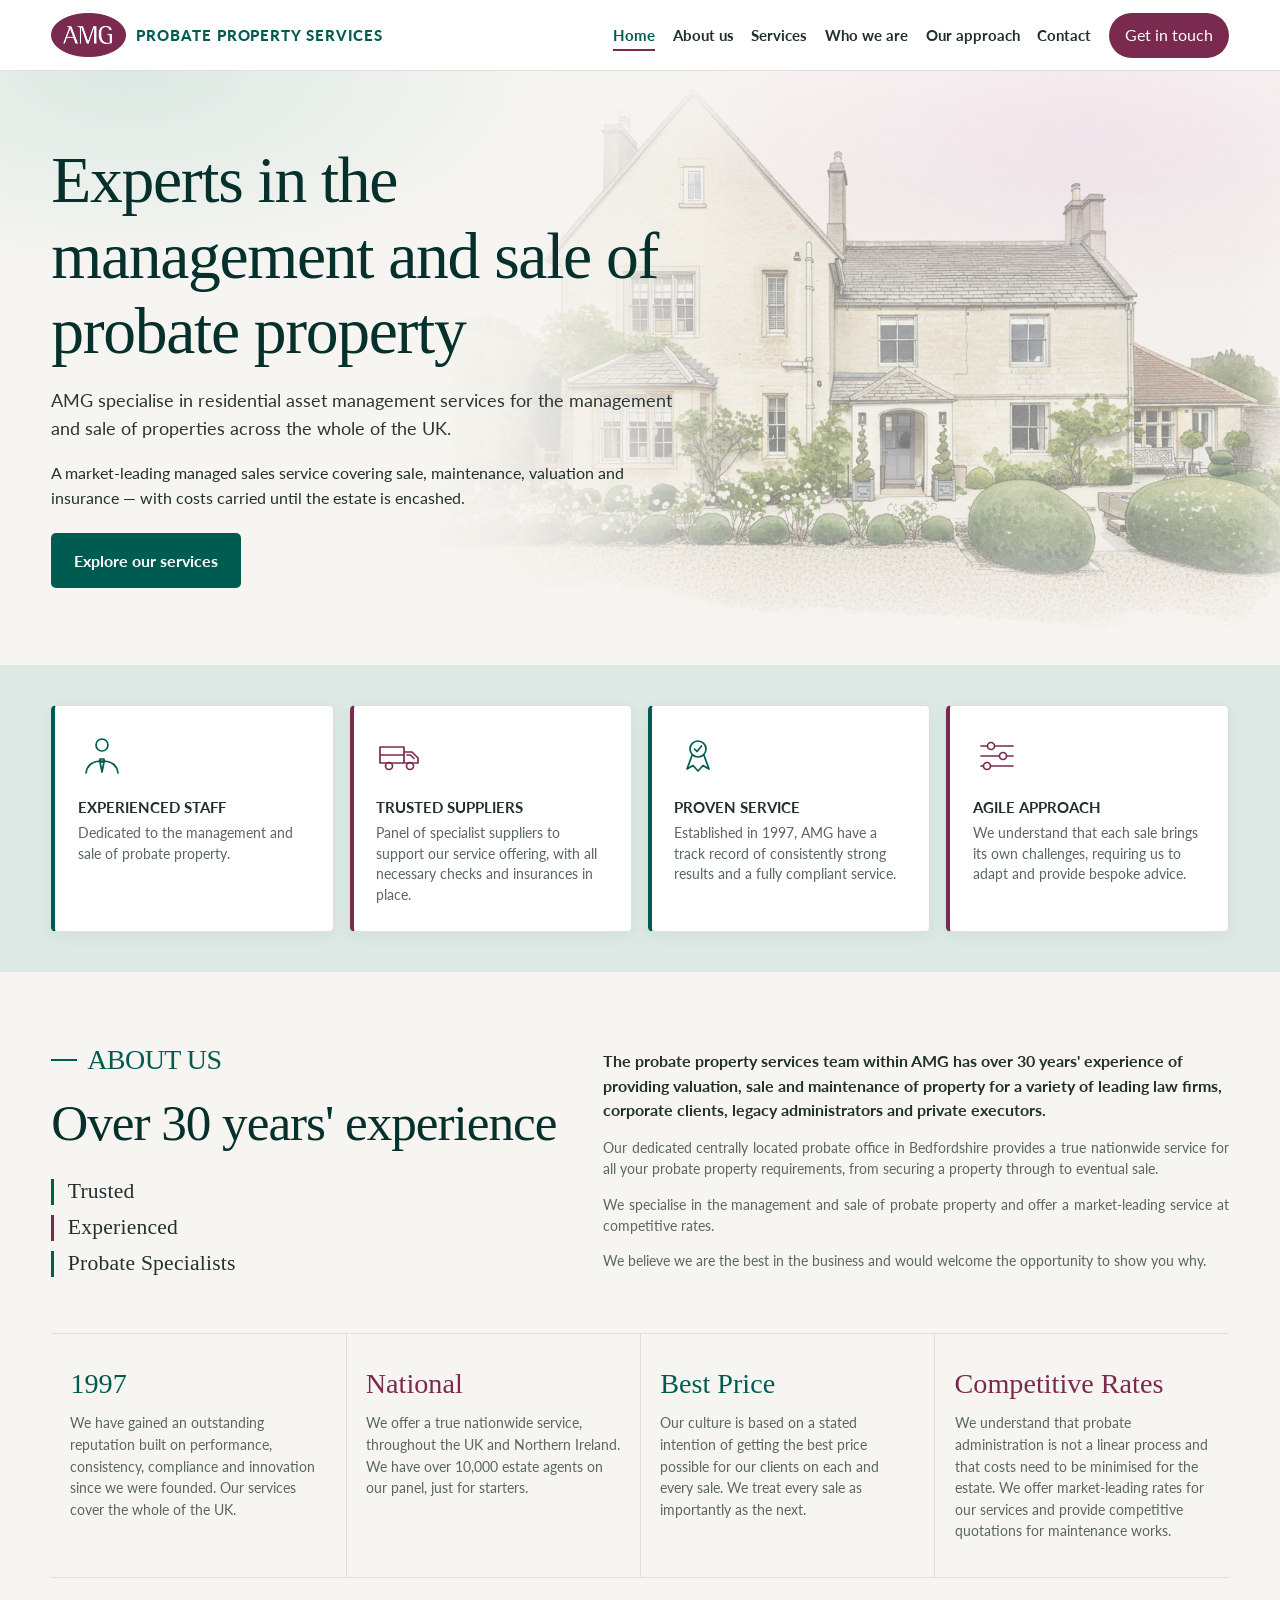
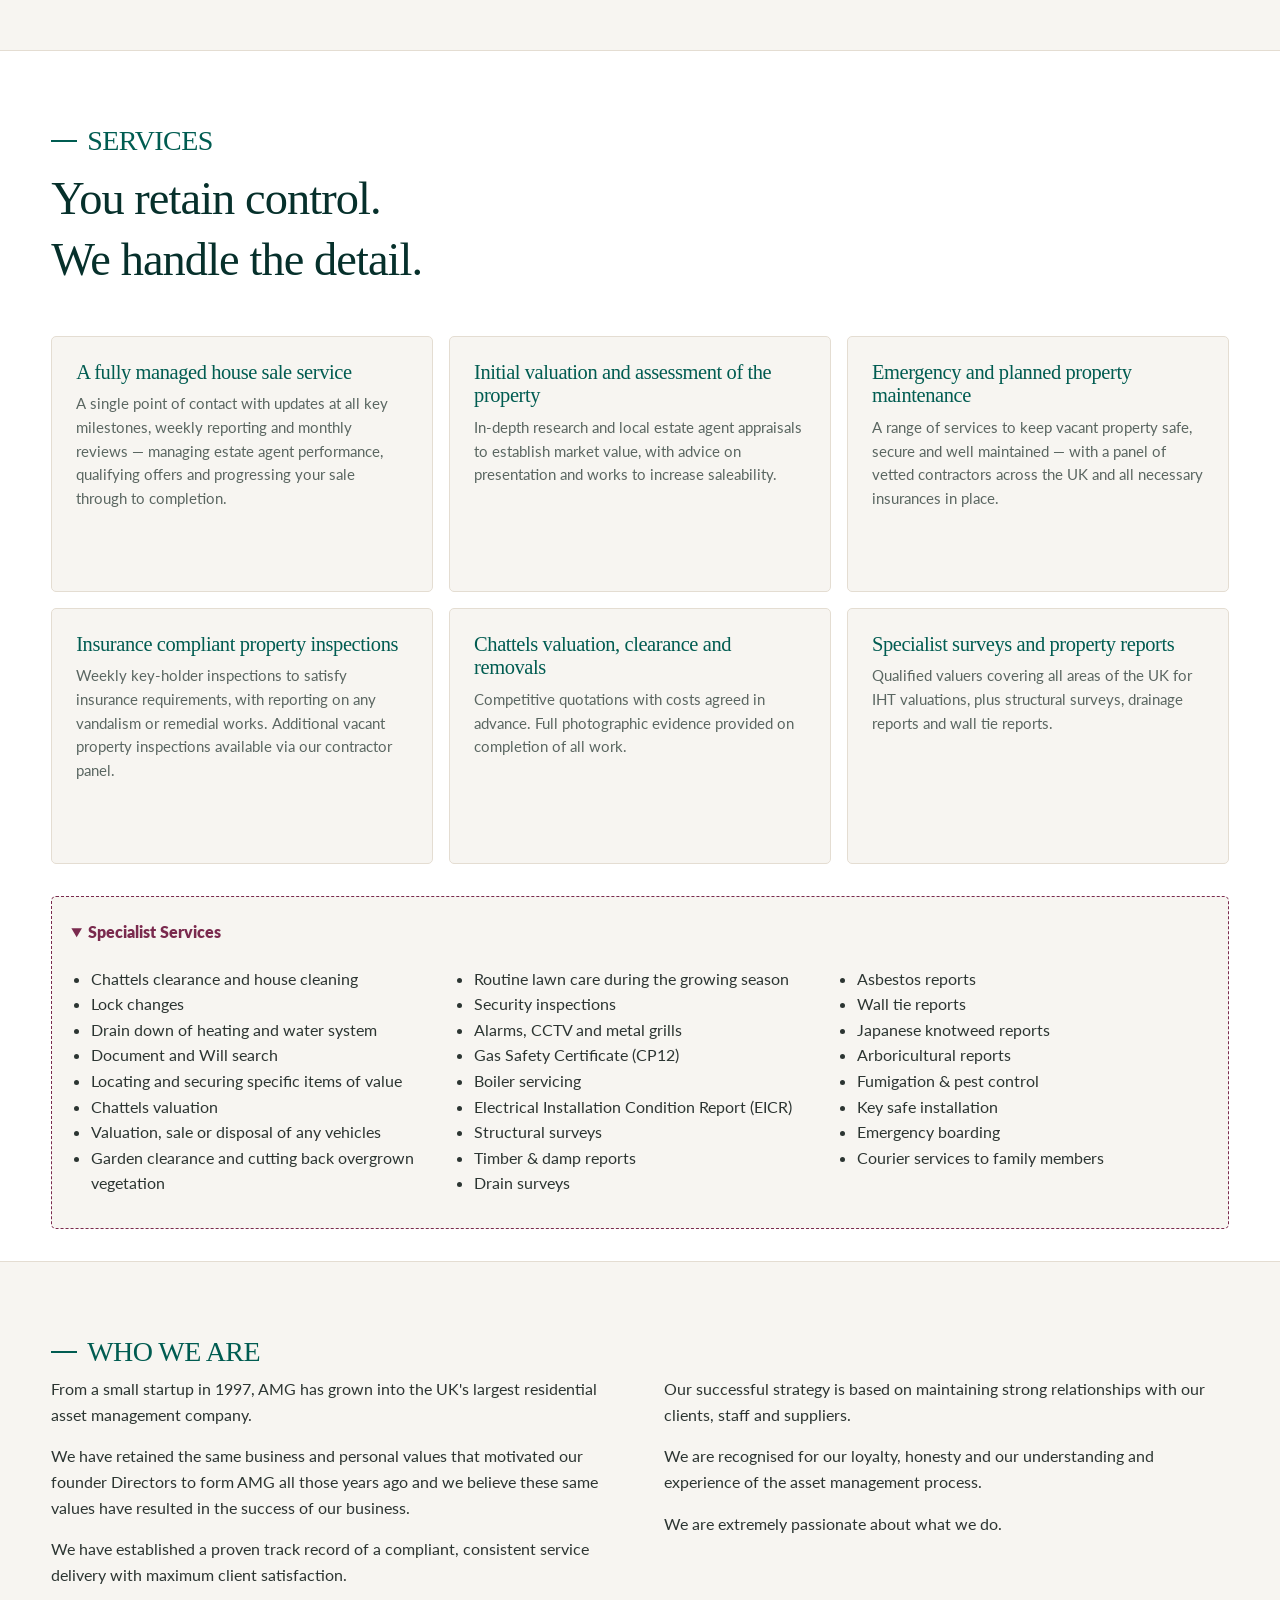
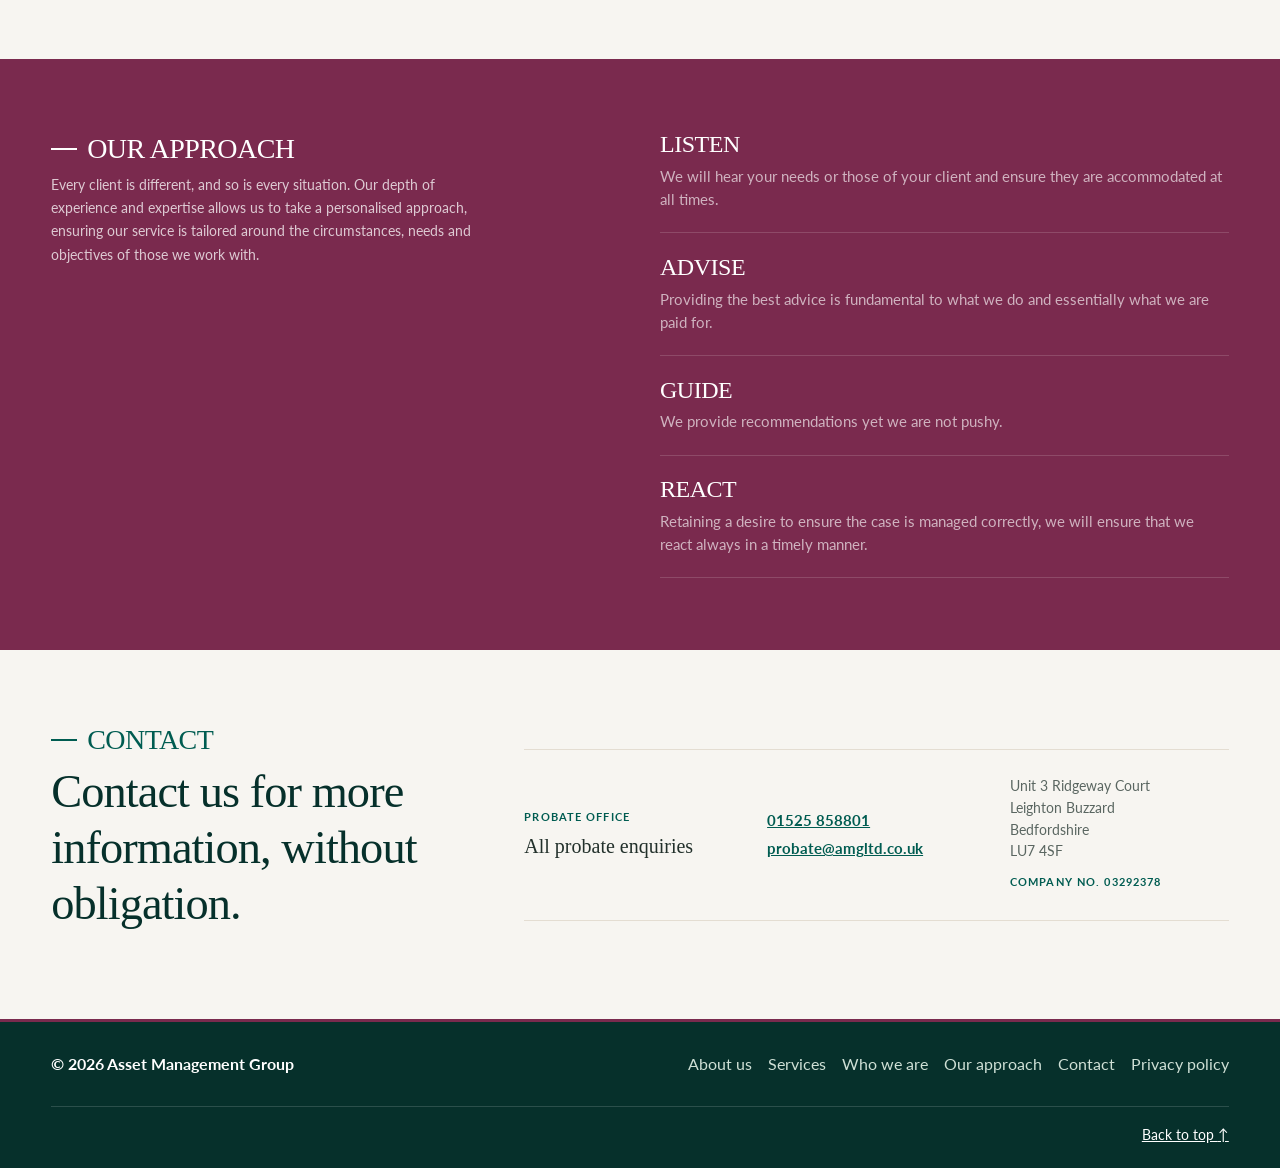
<file: index-v5.html>
<!doctype html>
<html lang="en-GB">

<head>
  <meta charset="utf-8">
  <meta name="viewport" content="width=device-width, initial-scale=1">
  <meta name="description" content="AMG Probate Property Services — experts in the management and sale of probate property across the UK. Managed sales, valuations, maintenance, inspections and clearance.">
  <meta name="theme-color" content="#005c51">
  <title>AMG Probate Property Services | Experts in Probate Property</title>
  <link rel="icon" type="image/png" href="favicon.png">
  <link rel="preload" as="image" href="images/house-country.jpeg">
  <link rel="preconnect" href="https://fonts.googleapis.com">
  <link rel="preconnect" href="https://fonts.gstatic.com" crossorigin>
  <link href="https://fonts.googleapis.com/css2?family=Lato:ital,wght@0,400;0,700;0,900;1,400&display=swap" rel="stylesheet">
  <link rel="stylesheet" href="styles-v5.css?v=241513">
  <script type="application/ld+json">
  {
    "@context": "https://schema.org",
    "@type": "LegalService",
    "name": "AMG Probate Property Services",
    "description": "Management and sale of probate property across the UK.",
    "email": "probate@amgltd.co.uk",
    "telephone": "+44 1525 858801",
    "address": {
      "@type": "PostalAddress",
      "streetAddress": "Unit 3 Ridgeway Court",
      "addressLocality": "Leighton Buzzard",
      "addressRegion": "Bedfordshire",
      "postalCode": "LU7 4SF",
      "addressCountry": "GB"
    }
  }
  </script>
</head>

<body>
  <a class="skip-link" href="#main-content">Skip to main content</a>

  <header class="site-header" id="site-header">
    <div class="container header-inner">
      <a class="brand" href="#home" aria-label="AMG Probate Property Services — home">
        <img class="brand-logo" src="images/amg-logo-mulberry.png" alt="" width="75" height="44">
        <span class="brand-text">Probate Property Services</span>
      </a>

      <button class="menu-toggle" type="button" aria-expanded="false" aria-controls="site-navigation">
        <span class="menu-toggle-label">Menu</span>
        <span class="menu-toggle-icon" aria-hidden="true"><span></span><span></span><span></span></span>
      </button>

      <nav class="site-nav" id="site-navigation" aria-label="Primary navigation">
        <a href="#home" aria-current="page">Home</a>
        <a href="#about">About us</a>
        <a href="#services">Services</a>
        <a href="#who-we-are">Who we are</a>
        <a href="#approach">Our approach</a>
        <a href="#contact">Contact</a>
        <a class="nav-cta" href="#contact">Get in touch</a>
      </nav>
    </div>
  </header>

  <main id="main-content">
    <!-- HOME -->
    <section class="hero section-anchor" id="home" aria-labelledby="hero-title">
      <img class="hero-image" src="images/house-country.jpeg" alt="" width="436" height="249" aria-hidden="true">
      <div class="container hero-inner">
        <div class="hero-copy">
          <h1 id="hero-title">Experts in the management and sale of probate property</h1>
          <p class="hero-intro">AMG specialise in residential asset management services for the management and sale of properties across the whole of the UK.</p>
          <p>A market-leading managed sales service covering sale, maintenance, valuation and insurance — with costs carried until the estate is encashed.</p>
          <div class="hero-actions">
            <a class="button button-primary" href="#services">Explore our services</a>
          </div>
        </div>
      </div>
    </section>

    <!-- STRENGTHS -->
    <section class="strengths" aria-label="Why choose AMG">
      <div class="strength">
        <svg viewBox="0 0 48 48" aria-hidden="true">
          <circle cx="24" cy="13" r="6" />
          <path d="M8 41c1-8 7-12 16-12s15 4 16 12M22 27h4v3h-4zM22 30h4l-2 10z" />
        </svg>
        <div>
          <h2>EXPERIENCED STAFF</h2>
          <p>Dedicated to the management and sale of probate property.</p>
        </div>
      </div>
      <div class="strength">
        <svg viewBox="0 0 48 48" aria-hidden="true">
          <path d="M4 15h24v16H4zM28 20h8l6 6v5H28M4 23h24M31 23h3.5L38 26.5" />
          <circle cx="13" cy="34" r="3.5" />
          <circle cx="34" cy="34" r="3.5" />
        </svg>
        <div>
          <h2>TRUSTED SUPPLIERS</h2>
          <p>Panel of specialist suppliers to support our service offering, with all necessary checks and insurances in place.</p>
        </div>
      </div>
      <div class="strength">
        <svg viewBox="0 0 48 48" aria-hidden="true">
          <path d="M18 23.5 13 37l6-3.5L24 39l5-5.5 6 3.5-5-13.5" />
          <circle cx="24" cy="17" r="8" />
          <path d="M20.5 17l2.5 2.5 4.5-5.5" />
        </svg>
        <div>
          <h2>PROVEN SERVICE</h2>
          <p>Established in 1997, AMG have a track record of consistently strong results and a fully compliant service.</p>
        </div>
      </div>
      <div class="strength">
        <svg viewBox="0 0 48 48" aria-hidden="true">
          <path d="M8 14h32M8 24h32M8 34h32" />
          <circle cx="18" cy="14" r="3.5" fill="#fff" />
          <circle cx="30" cy="24" r="3.5" fill="#fff" />
          <circle cx="14" cy="34" r="3.5" fill="#fff" />
        </svg>
        <div>
          <h2>AGILE APPROACH</h2>
          <p>We understand that each sale brings its own challenges, requiring us to adapt and provide bespoke advice.</p>
        </div>
      </div>
    </section>

    <!-- ABOUT US -->
    <section class="section section-about section-anchor" id="about" aria-labelledby="about-title">
      <div class="container">
        <div class="section-intro-grid">
          <div class="about-left">
            <h2 id="about-title" class="section-title">ABOUT US</h2>
            <p class="about-tenure">Over 30 years' experience</p>
            <div class="about-values" aria-label="Our values">
              <span>Trusted</span>
              <span>Experienced</span>
              <span>Probate Specialists</span>
            </div>
          </div>
          <div class="about-copy">
            <p>The probate property services team within AMG has over 30 years' experience of providing valuation, sale and maintenance of property for a variety of leading law firms, corporate clients, legacy administrators and private executors.</p>
            <p>Our dedicated centrally located probate office in Bedfordshire provides a true nationwide service for all your probate property requirements, from securing a property through to eventual sale.</p>
            <p>We specialise in the management and sale of probate property and offer a market-leading service at competitive rates.</p>
            <p>We believe we are the best in the business and would welcome the opportunity to show you why.</p>
          </div>
        </div>
      </div>
    </section>

    <!-- STATS -->
    <section class="section section-stats" aria-label="AMG highlights">
      <div class="container">
        <div class="stats">
          <article class="stat-card">
            <strong>1997</strong>
            <span>We have gained an outstanding reputation built on performance, consistency, compliance and innovation since we were founded. Our services cover the whole of the UK.</span>
          </article>
          <article class="stat-card">
            <strong>National</strong>
            <span>We offer a true nationwide service, throughout the UK and Northern Ireland. We have over 10,000 estate agents on our panel, just for starters.</span>
          </article>
          <article class="stat-card">
            <strong>Best Price</strong>
            <span>Our culture is based on a stated intention of getting the best price possible for our clients on each and every sale. We treat every sale as importantly as the next.</span>
          </article>
          <article class="stat-card">
            <strong>Competitive Rates</strong>
            <span>We understand that probate administration is not a linear process and that costs need to be minimised for the estate. We offer market-leading rates for our services and provide competitive quotations for maintenance works.</span>
          </article>
        </div>
      </div>
    </section>

    <!-- SERVICES -->
    <section class="section section-services section-anchor" id="services" aria-labelledby="services-title">
      <div class="container">
        <h2 id="services-title" class="section-title">SERVICES</h2>
        <p class="lead">You retain control.</p>
        <p class="lead">We handle the detail.</p>

        <div class="services-grid">
          <article class="service-card">
            <h3>A fully managed house sale service</h3>
            <p>A single point of contact with updates at all key milestones, weekly reporting and monthly reviews — managing estate agent performance, qualifying offers and progressing your sale through to completion.</p>
          </article>

          <article class="service-card">
            <h3>Initial valuation and assessment of the property</h3>
            <p>In-depth research and local estate agent appraisals to establish market value, with advice on presentation and works to increase saleability.</p>
          </article>

          <article class="service-card">
            <h3>Emergency and planned property maintenance</h3>
            <p>A range of services to keep vacant property safe, secure and well maintained — with a panel of vetted contractors across the UK and all necessary insurances in place.</p>
          </article>

          <article class="service-card">
            <h3>Insurance compliant property inspections</h3>
            <p>Weekly key-holder inspections to satisfy insurance requirements, with reporting on any vandalism or remedial works. Additional vacant property inspections available via our contractor panel.</p>
          </article>

          <article class="service-card">
            <h3>Chattels valuation, clearance and removals</h3>
            <p>Competitive quotations with costs agreed in advance. Full photographic evidence provided on completion of all work.</p>
          </article>

          <article class="service-card">
            <h3>Specialist surveys and property reports</h3>
            <p>Qualified valuers covering all areas of the UK for IHT valuations, plus structural surveys, drainage reports and wall tie reports.</p>
          </article>
        </div>

        <details class="works-details" open>
          <summary>Specialist Services</summary>
          <ul class="works-list">
            <li>Chattels clearance and house cleaning</li>
            <li>Lock changes</li>
            <li>Drain down of heating and water system</li>
            <li>Document and Will search</li>
            <li>Locating and securing specific items of value</li>
            <li>Chattels valuation</li>
            <li>Valuation, sale or disposal of any vehicles</li>
            <li>Garden clearance and cutting back overgrown vegetation</li>
            <li>Routine lawn care during the growing season</li>
            <li>Security inspections</li>
            <li>Alarms, CCTV and metal grills</li>
            <li>Gas Safety Certificate (CP12)</li>
            <li>Boiler servicing</li>
            <li>Electrical Installation Condition Report (EICR)</li>
            <li>Structural surveys</li>
            <li>Timber &amp; damp reports</li>
            <li>Drain surveys</li>
            <li>Asbestos reports</li>
            <li>Wall tie reports</li>
            <li>Japanese knotweed reports</li>
            <li>Arboricultural reports</li>
            <li>Fumigation &amp; pest control</li>
            <li>Key safe installation</li>
            <li>Emergency boarding</li>
            <li>Courier services to family members</li>
          </ul>
        </details>
      </div>
    </section>

    <!-- WHO WE ARE -->
    <section class="section section-sectors section-anchor" id="who-we-are" aria-labelledby="who-title">
      <div class="container">
        <h2 id="who-title" class="section-title">WHO WE ARE</h2>
        <div class="who-copy">
          <p>From a small startup in 1997, AMG has grown into the UK's largest residential asset management company.</p>
          <p>We have retained the same business and personal values that motivated our founder Directors to form AMG all those years ago and we believe these same values have resulted in the success of our business.</p>
          <p>We have established a proven track record of a compliant, consistent service delivery with maximum client satisfaction.</p>
          <p>Our successful strategy is based on maintaining strong relationships with our clients, staff and suppliers.</p>
          <p>We are recognised for our loyalty, honesty and our understanding and experience of the asset management process.</p>
          <p>We are extremely passionate about what we do.</p>
        </div>
      </div>
    </section>

    <!-- OUR APPROACH -->
    <section class="section section-approach section-anchor" id="approach" aria-labelledby="approach-title">
      <div class="container approach-grid">
        <div class="approach-copy">
          <h2 id="approach-title" class="section-title">OUR APPROACH</h2>
          <p class="approach-intro">Every client is different, and so is every situation. Our depth of experience and expertise allows us to take a personalised approach, ensuring our service is tailored around the circumstances, needs and objectives of those we work with.</p>
        </div>

        <ol class="approach-steps">
          <li>
            <div>
              <h3>LISTEN</h3>
              <p>We will hear your needs or those of your client and ensure they are accommodated at all times.</p>
            </div>
          </li>
          <li>
            <div>
              <h3>ADVISE</h3>
              <p>Providing the best advice is fundamental to what we do and essentially what we are paid for.</p>
            </div>
          </li>
          <li>
            <div>
              <h3>GUIDE</h3>
              <p>We provide recommendations yet we are not pushy.</p>
            </div>
          </li>
          <li>
            <div>
              <h3>REACT</h3>
              <p>Retaining a desire to ensure the case is managed correctly, we will ensure that we react always in a timely manner.</p>
            </div>
          </li>
        </ol>
      </div>
    </section>

    <!-- CONTACT -->
    <section class="section section-contact section-anchor" id="contact" aria-labelledby="contact-title">
      <div class="container contact-grid">
        <div class="contact-intro">
          <h2 id="contact-title" class="section-title">CONTACT</h2>
          <p class="lead">Contact us for more information, without obligation.</p>
        </div>

        <div class="contact-list">
          <article class="contact-item">
            <div><span>Probate office</span><strong>All probate enquiries</strong></div>
            <div class="contact-links">
              <a href="tel:+441525858801">01525 858801</a>
              <a href="mailto:probate@amgltd.co.uk">probate@amgltd.co.uk</a>
            </div>
            <address class="contact-address">
              Unit 3 Ridgeway Court<br>
              Leighton Buzzard<br>
              Bedfordshire<br>
              LU7 4SF
              <span class="contact-company">Company No. 03292378</span>
            </address>
          </article>
        </div>
      </div>
    </section>
  </main>

  <footer class="site-footer">
    <div class="container footer-main">
      <a class="footer-brand" href="#home" aria-label="Back to the top">
        <span>&copy; <span id="current-year">2026</span> Asset Management Group</span>
      </a>
      <nav class="footer-nav" aria-label="Footer navigation">
        <a href="#about">About us</a>
        <a href="#services">Services</a>
        <a href="#who-we-are">Who we are</a>
        <a href="#approach">Our approach</a>
        <a href="#contact">Contact</a>
        <a href="privacy-policy.html">Privacy policy</a>
      </nav>
    </div>
    <div class="container footer-bottom">
      <a href="#home">Back to top <span aria-hidden="true">↑</span></a>
    </div>
  </footer>

  <a href="#home" class="back-to-top" aria-label="Back to top" id="back-to-top">
    <svg viewBox="0 0 24 24" fill="none" stroke="currentColor" stroke-width="2.5" stroke-linecap="round" stroke-linejoin="round" aria-hidden="true">
      <path d="M18 15l-6-6-6 6" />
    </svg>
  </a>

  <script src="site.js?v=221704"></script>
</body>

</html>
</file>
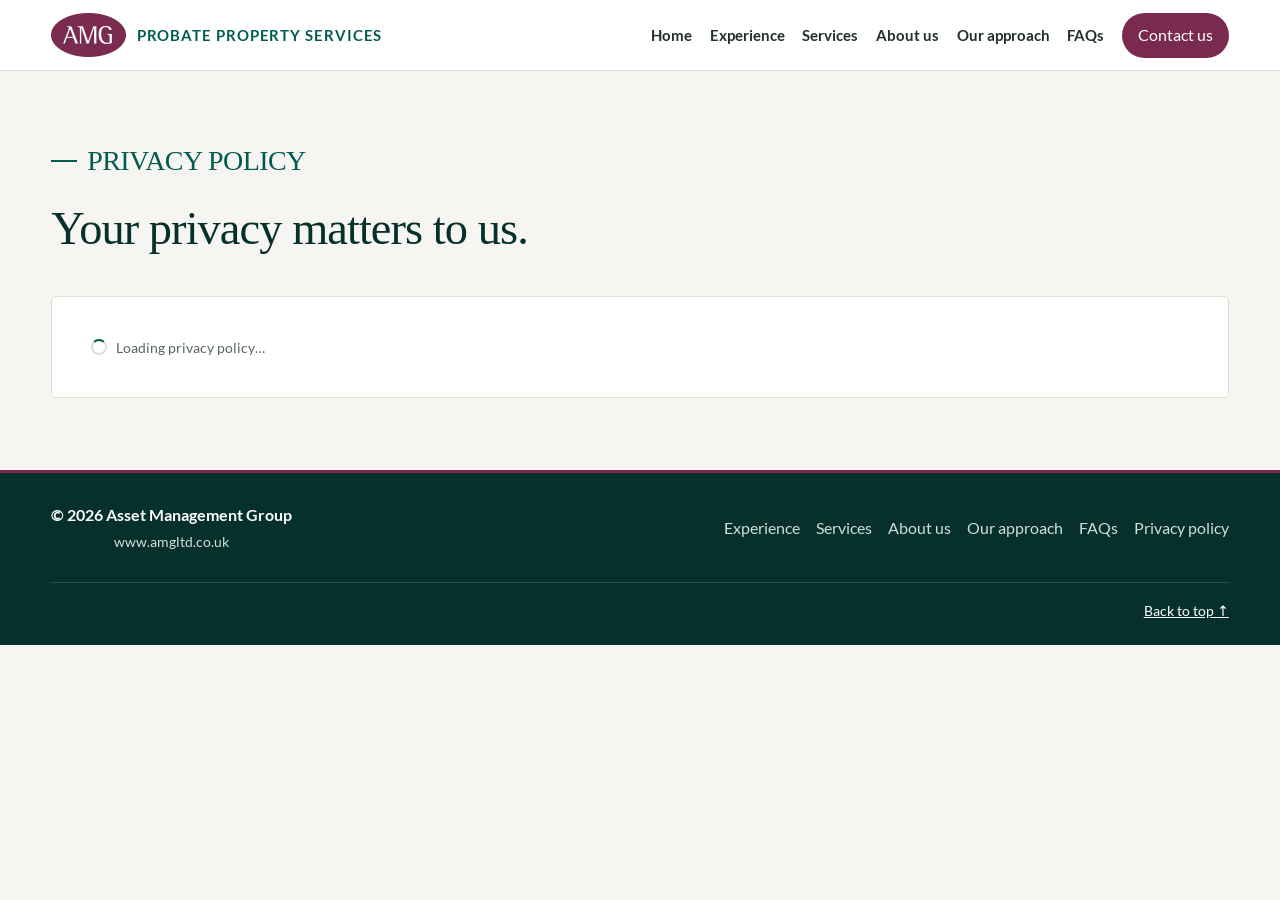
<file: privacy-policy.html>
<!doctype html>
<html lang="en-GB">

<head>
  <meta charset="utf-8">
  <meta name="viewport" content="width=device-width, initial-scale=1">
  <meta name="description" content="Privacy policy for AMG Probate Property Services — how we collect, use and protect your personal information.">
  <meta name="theme-color" content="#005c51">
  <link rel="canonical" href="https://www.amgprobate.co.uk/privacy-policy.html">
  <meta property="og:title" content="Privacy Policy | AMG Probate Property Services">
  <meta property="og:description" content="Privacy policy for AMG Probate Property Services — how we collect, use and protect your personal information.">
  <meta property="og:image" content="https://www.amgprobate.co.uk/images/hero-house.webp">
  <meta property="og:url" content="https://www.amgprobate.co.uk/privacy-policy.html">
  <meta property="og:type" content="article">
  <meta property="og:site_name" content="AMG Probate Property Services">
  <meta name="twitter:card" content="summary_large_image">
  <meta name="twitter:title" content="Privacy Policy | AMG Probate Property Services">
  <meta name="twitter:description" content="Privacy policy for AMG Probate Property Services — how we collect, use and protect your personal information.">
  <meta name="twitter:image" content="https://www.amgprobate.co.uk/images/hero-house.webp">
  <title>Privacy Policy | AMG Probate Property Services</title>
  <link rel="icon" type="image/png" href="favicon.png">
  <link rel="preconnect" href="https://privacyportalde-cdn.onetrust.com">
  <link rel="preconnect" href="https://privacyportal-de.onetrust.com">
  <link rel="preload" as="font" type="font/woff2" href="fonts/lato-400.woff2" crossorigin>
  <link rel="preload" as="font" type="font/woff2" href="fonts/lato-700.woff2" crossorigin>
  <link rel="stylesheet" href="styles.css?v=30091631">
</head>

<body>
  <a class="skip-link" href="#main-content">Skip to main content</a>

  <header class="site-header" id="site-header">
    <div class="container header-inner">
      <a class="brand" href="index.html#home" aria-label="AMG Probate Property Services — home">
        <img class="brand-logo" src="images/amg-logo-framed-mulberry.png" alt="" width="75" height="44">
        <span class="brand-text">Probate Property Services</span>
      </a>

      <button class="menu-toggle" type="button" aria-expanded="false" aria-controls="site-navigation">
        <span class="menu-toggle-label">Menu</span>
        <span class="menu-toggle-icon" aria-hidden="true"><span></span><span></span><span></span></span>
      </button>

      <nav class="site-nav" id="site-navigation" aria-label="Primary navigation">
        <a href="index.html#home">Home</a>
        <a href="index.html#experience">Experience</a>
        <a href="index.html#services">Services</a>
        <a href="index.html#about">About us</a>
        <a href="index.html#approach">Our approach</a>
        <a href="index.html#faqs">FAQs</a>
        <a class="nav-cta" href="index.html#contact">Contact us</a>
      </nav>
    </div>
  </header>

  <main id="main-content">
    <!-- PRIVACY POLICY -->
    <section class="section section-privacy section-anchor" id="privacy" aria-labelledby="privacy-title">
      <div class="container">
        <h1 id="privacy-title" class="section-title">PRIVACY POLICY</h1>
        <p class="lead">Your privacy matters to us.</p>

        <div class="privacy-notice">
          <!-- Last Updated: 17/12/2024 -->
          <!-- OneTrust Privacy Notice start -->
          <!-- Container in which the Privacy Notice will be rendered -->
          <div class="notice-loading" role="status">
            <span class="notice-spinner" aria-hidden="true"></span>
            Loading privacy policy…
          </div>
          <div id="otnotice-d5ca077e-ace5-434c-a5bf-0500da61c555" class="otnotice"></div>

          <script src="https://privacyportalde-cdn.onetrust.com/privacy-notice-scripts/otnotice-1.0.min.js" type="text/javascript" charset="UTF-8" id="otprivacy-notice-script">
      settings="[base64]"
    </script>

          <script type="text/javascript" charset="UTF-8">
      // To ensure external settings are loaded, use the Initialized promise:
      OneTrust.NoticeApi.Initialized.then(function() {
        OneTrust.NoticeApi.LoadNotices(["https://privacyportalde-cdn.onetrust.com/storage-container/bc61ebac-cb57-4173-b67b-c2602c2468ba/privacy-notices/d5ca077e-ace5-434c-a5bf-0500da61c555/published/privacynotice.json"]);
      });
    </script>

          <!-- OneTrust Privacy Notice end -->
        </div>
      </div>
    </section>
  </main>

  <footer class="site-footer">
    <div class="container footer-main">
      <div class="footer-brand-wrap">
        <a class="footer-brand" href="index.html#home" aria-label="Back to the top">
          <span>&copy; <span id="current-year">2026</span> Asset Management Group</span>
        </a>
        <a class="footer-parent" href="https://www.amgltd.co.uk" target="_blank" rel="noopener">www.amgltd.co.uk</a>
      </div>
      <nav class="footer-nav" aria-label="Footer navigation">
        <a href="index.html#experience">Experience</a>
        <a href="index.html#services">Services</a>
        <a href="index.html#about">About us</a>
        <a href="index.html#approach">Our approach</a>
        <a href="index.html#faqs">FAQs</a>
        <a href="privacy-policy.html" aria-current="page">Privacy policy</a>
      </nav>
    </div>
    <div class="container footer-bottom">
      <a href="#privacy">Back to top <span aria-hidden="true">↑</span></a>
    </div>
  </footer>

  <a href="#privacy" class="back-to-top" aria-label="Back to top" id="back-to-top">
    <svg viewBox="0 0 24 24" fill="none" stroke="currentColor" stroke-width="2.5" stroke-linecap="round" stroke-linejoin="round" aria-hidden="true">
      <path d="M18 15l-6-6-6 6" />
    </svg>
  </a>

  <script src="site.js?v=30091515"></script>
</body>

</html>
</file>
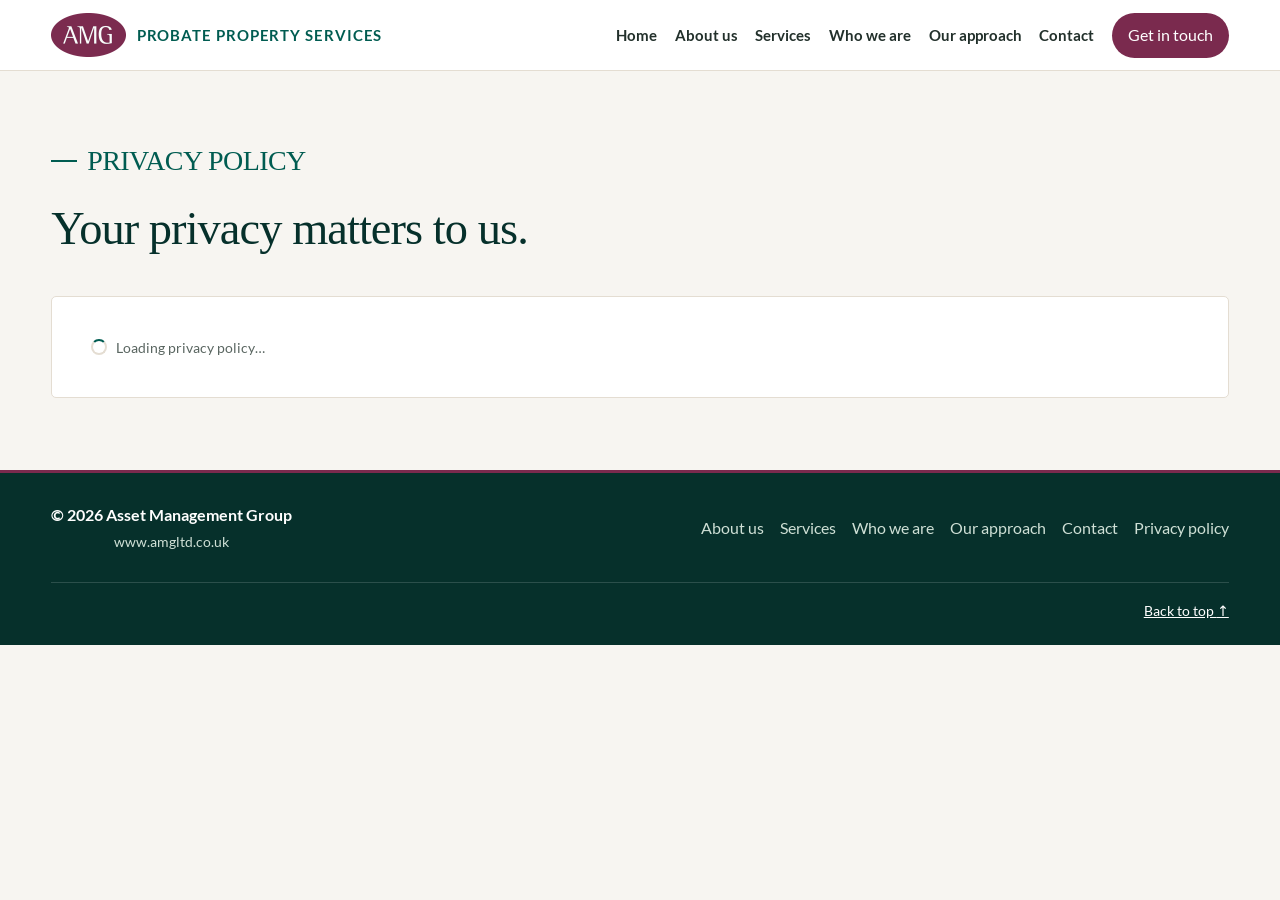
<file: dev/privacy-policy.html>
<!doctype html>
<html lang="en-GB">

<head>
  <meta charset="utf-8">
  <meta name="viewport" content="width=device-width, initial-scale=1">
  <meta name="description" content="Privacy policy for AMG Probate Property Services — how we collect, use and protect your personal information.">
  <meta name="theme-color" content="#005c51">
  <link rel="canonical" href="https://www.amgprobate.co.uk/privacy-policy.html">
  <meta property="og:title" content="Privacy Policy | AMG Probate Property Services">
  <meta property="og:description" content="Privacy policy for AMG Probate Property Services — how we collect, use and protect your personal information.">
  <meta property="og:image" content="https://www.amgprobate.co.uk/images/hero-house.webp">
  <meta property="og:url" content="https://www.amgprobate.co.uk/privacy-policy.html">
  <meta property="og:type" content="article">
  <meta property="og:site_name" content="AMG Probate Property Services">
  <meta name="twitter:card" content="summary_large_image">
  <meta name="twitter:title" content="Privacy Policy | AMG Probate Property Services">
  <meta name="twitter:description" content="Privacy policy for AMG Probate Property Services — how we collect, use and protect your personal information.">
  <meta name="twitter:image" content="https://www.amgprobate.co.uk/images/hero-house.webp">
  <title>Privacy Policy | AMG Probate Property Services</title>
  <link rel="icon" type="image/png" href="favicon.png">
  <link rel="preconnect" href="https://privacyportalde-cdn.onetrust.com">
  <link rel="preconnect" href="https://privacyportal-de.onetrust.com">
  <link rel="preload" as="font" type="font/woff2" href="fonts/lato-400.woff2" crossorigin>
  <link rel="preload" as="font" type="font/woff2" href="fonts/lato-700.woff2" crossorigin>
  <link rel="stylesheet" href="styles.css?v=291516">
</head>

<body>
  <a class="skip-link" href="#main-content">Skip to main content</a>

  <header class="site-header" id="site-header">
    <div class="container header-inner">
      <a class="brand" href="index.html#home" aria-label="AMG Probate Property Services — home">
        <img class="brand-logo" src="images/amg-logo-framed-mulberry.png" alt="" width="75" height="44">
        <span class="brand-text">Probate Property Services</span>
      </a>

      <button class="menu-toggle" type="button" aria-expanded="false" aria-controls="site-navigation">
        <span class="menu-toggle-label">Menu</span>
        <span class="menu-toggle-icon" aria-hidden="true"><span></span><span></span><span></span></span>
      </button>

      <nav class="site-nav" id="site-navigation" aria-label="Primary navigation">
        <a href="index.html#home">Home</a>
        <a href="index.html#about">About us</a>
        <a href="index.html#services">Services</a>
        <a href="index.html#who-we-are">Who we are</a>
        <a href="index.html#approach">Our approach</a>
        <a href="index.html#contact">Contact</a>
        <a class="nav-cta" href="index.html#contact">Get in touch</a>
      </nav>
    </div>
  </header>

  <main id="main-content">
    <!-- PRIVACY POLICY -->
    <section class="section section-privacy section-anchor" id="privacy" aria-labelledby="privacy-title">
      <div class="container">
        <h1 id="privacy-title" class="section-title">PRIVACY POLICY</h1>
        <p class="lead">Your privacy matters to us.</p>

        <div class="privacy-notice">
          <!-- Last Updated: 17/12/2024 -->
          <!-- OneTrust Privacy Notice start -->
          <!-- Container in which the Privacy Notice will be rendered -->
          <div class="notice-loading" role="status">
            <span class="notice-spinner" aria-hidden="true"></span>
            Loading privacy policy…
          </div>
          <div id="otnotice-d5ca077e-ace5-434c-a5bf-0500da61c555" class="otnotice"></div>

          <script src="https://privacyportalde-cdn.onetrust.com/privacy-notice-scripts/otnotice-1.0.min.js" type="text/javascript" charset="UTF-8" id="otprivacy-notice-script">
      settings="[base64]"
    </script>

          <script type="text/javascript" charset="UTF-8">
      // To ensure external settings are loaded, use the Initialized promise:
      OneTrust.NoticeApi.Initialized.then(function() {
        OneTrust.NoticeApi.LoadNotices(["https://privacyportalde-cdn.onetrust.com/storage-container/bc61ebac-cb57-4173-b67b-c2602c2468ba/privacy-notices/d5ca077e-ace5-434c-a5bf-0500da61c555/published/privacynotice.json"]);
      });
    </script>

          <!-- OneTrust Privacy Notice end -->
        </div>
      </div>
    </section>
  </main>

  <footer class="site-footer">
    <div class="container footer-main">
      <div class="footer-brand-wrap">
        <a class="footer-brand" href="index.html#home" aria-label="Back to the top">
          <span>&copy; <span id="current-year">2026</span> Asset Management Group</span>
        </a>
        <a class="footer-parent" href="https://www.amgltd.co.uk" target="_blank" rel="noopener">www.amgltd.co.uk</a>
      </div>
      <nav class="footer-nav" aria-label="Footer navigation">
        <a href="index.html#about">About us</a>
        <a href="index.html#services">Services</a>
        <a href="index.html#who-we-are">Who we are</a>
        <a href="index.html#approach">Our approach</a>
        <a href="index.html#contact">Contact</a>
        <a href="privacy-policy.html" aria-current="page">Privacy policy</a>
      </nav>
    </div>
    <div class="container footer-bottom">
      <a href="#privacy">Back to top <span aria-hidden="true">↑</span></a>
    </div>
  </footer>

  <a href="#privacy" class="back-to-top" aria-label="Back to top" id="back-to-top">
    <svg viewBox="0 0 24 24" fill="none" stroke="currentColor" stroke-width="2.5" stroke-linecap="round" stroke-linejoin="round" aria-hidden="true">
      <path d="M18 15l-6-6-6 6" />
    </svg>
  </a>

  <script src="site.js?v=291506"></script>
</body>

</html>
</file>
<file: styles.css>
/* AMG Probate Property Services — #005c51 + mulberry, Lato + Georgia */
:root {
  --emerald-950: #06302b;
  --emerald-900: #005c51;
  --emerald-700: #005c51;
  --emerald-100: #dce9e4;
  --mulberry-800: #5d1f3f;
  --mulberry-700: #7a2a4e;
  --mulberry-100: #f3e6ec;
  --paper: #f7f5f1;
  --cream: #f3efe6;
  --card: #ffffff;
  --ink: #22302b;
  --muted: #5a6661;
  --line: #e4ddd2;
  --radius: 5px;
  --shadow: 0 12px 32px rgba(0, 92, 81, 0.1);
  --max: 1180px;
  --font: "Lato", "Segoe UI", system-ui, -apple-system, Roboto, Arial, sans-serif;
  --serif: Georgia, "Times New Roman", Times, serif;
}

@font-face {
  font-family: "Lato";
  font-style: normal;
  font-weight: 400;
  font-display: swap;
  src: url(fonts/lato-400.woff2) format("woff2");
}

@font-face {
  font-family: "Lato";
  font-style: normal;
  font-weight: 700;
  font-display: swap;
  src: url(fonts/lato-700.woff2) format("woff2");
}

* {
  box-sizing: border-box;
}

html {
  overflow-x: hidden;
}

@media (prefers-reduced-motion: no-preference) {
  html {
    scroll-behavior: smooth;
  }
}

@view-transition {
  navigation: auto;
}

body {
  margin: 0;
  font-family: var(--font);
  color: var(--ink);
  background: var(--paper);
  line-height: 1.6;
}

h1,
h2,
h3 {
  line-height: 1.15;
  letter-spacing: -0.02em;
  margin: 0 0 0.5rem;
}

h1,
h2 {
  font-family: var(--serif);
  font-weight: 400;
}

h1 {
  font-size: clamp(2.35rem, 5.2vw, 4.1rem);
  color: var(--emerald-950);
  margin-bottom: 1.1rem;
}

h2 {
  font-size: clamp(1.5rem, 3vw, 2.2rem);
  color: var(--emerald-900);
}

h3 {
  font-weight: 700;
}

p {
  margin: 0 0 1rem;
}

a {
  color: var(--emerald-700);
}

.container {
  width: min(var(--max), 92%);
  margin: 0 auto;
}

.section {
  padding: 4.5rem 0;
}

.section-anchor {
  scroll-margin-top: 84px;
}

.skip-link {
  position: absolute;
  left: -9999px;
  top: 0;
  background: var(--emerald-900);
  color: #fff;
  padding: 0.75rem 1rem;
  z-index: 100;
}

.skip-link:focus {
  left: 0;
}

::selection {
  background: var(--mulberry-700);
  color: #fff;
}

/* Header */
.site-header {
  position: sticky;
  top: 0;
  z-index: 50;
  background: rgba(255, 255, 255, 0.95);
  backdrop-filter: blur(12px);
  border-bottom: 1px solid var(--line);
}

.site-header.scrolled {
  box-shadow: 0 6px 20px rgba(0, 0, 0, 0.08);
}

.header-inner {
  display: flex;
  align-items: center;
  justify-content: space-between;
  gap: 1rem;
  padding: 0.8rem 0;
}

.brand {
  display: flex;
  align-items: center;
  gap: 0.65rem;
  text-decoration: none;
}

.brand-logo {
  width: auto;
  height: 44px;
  object-fit: contain;
  mix-blend-mode: multiply;
  flex-shrink: 0;
}

.brand-text {
  font-size: 0.95rem;
  color: var(--emerald-900);
  font-weight: 700;
  text-transform: uppercase;
  letter-spacing: 0.06em;
  line-height: 1.2;
}

.site-nav {
  display: flex;
  align-items: center;
  gap: 1.1rem;
}

.site-nav a:not(.nav-cta) {
  text-decoration: none;
  color: var(--ink);
  font-weight: 700;
  font-size: 0.95rem;
  position: relative;
}

.site-nav a:not(.nav-cta)::after {
  content: "";
  position: absolute;
  left: 0;
  right: 0;
  bottom: -4px;
  height: 2px;
  background: var(--mulberry-700);
  transform: scaleX(0);
  transform-origin: left;
  transition: transform 0.22s ease;
}

.site-nav a:not(.nav-cta):hover::after,
.site-nav a:not(.nav-cta).active::after {
  transform: scaleX(1);
}

.site-nav a:hover,
.site-nav a.active {
  color: var(--emerald-700);
}

.nav-cta {
  background: var(--mulberry-700);
  color: #fff !important;
  padding: 0.6rem 1rem;
  border-radius: 999px;
  text-decoration: none;
}

.nav-cta::after {
  display: none;
}

.nav-cta:hover {
  background: var(--mulberry-800);
}

.menu-toggle {
  display: none;
}

/* Hero */
.hero {
  position: relative;
  background:
    radial-gradient(700px 320px at 85% 10%, var(--mulberry-100), transparent 60%),
    radial-gradient(800px 380px at 10% 0%, var(--emerald-100), transparent 55%),
    var(--paper);
  padding: 4.5rem 0 4rem;
  overflow: hidden;
}

.hero-inner {
  position: relative;
  z-index: 1;
  display: flex;
  align-items: center;
  gap: 2rem;
}

.hero-copy {
  position: relative;
  z-index: 1;
  max-width: min(640px, 58%);
  flex: 1;
  min-width: 0;
}

.hero-image {
  position: absolute;
  right: 0;
  top: 50%;
  transform: translateY(-50%);
  z-index: 0;
  width: min(780px, 66%);
  max-width: none;
  height: auto;
  opacity: 0.55;
  mix-blend-mode: multiply;
  pointer-events: none;
  mask-image: linear-gradient(to right, transparent 0%, rgba(0, 0, 0, 0.12) 18%, rgba(0, 0, 0, 0.4) 30%, #000 45%, #000 78%, transparent 98%),
    linear-gradient(to bottom, transparent 0%, #000 18%, #000 78%, transparent 100%);
  mask-composite: intersect;
  -webkit-mask-image: linear-gradient(to right, transparent 0%, rgba(0, 0, 0, 0.12) 18%, rgba(0, 0, 0, 0.4) 30%, #000 45%, #000 78%, transparent 98%),
    linear-gradient(to bottom, transparent 0%, #000 18%, #000 78%, transparent 100%);
  -webkit-mask-composite: source-in;
}

.hero-intro {
  font-size: 1rem;
  color: #2c3532;
}

.hero-actions {
  display: flex;
  align-items: center;
  gap: 1.2rem;
  margin: 1.4rem 0 0.8rem;
  flex-wrap: wrap;
}

.button {
  display: inline-block;
  text-decoration: none;
  font-weight: 700;
  padding: 0.8rem 1.3rem;
  border-radius: var(--radius);
  border: 2px solid transparent;
  transition: transform 0.18s ease, background-color 0.18s ease, box-shadow 0.18s ease;
}

.button:hover {
  transform: translateY(-2px);
  box-shadow: 0 8px 20px rgba(0, 92, 81, 0.22);
}

.button-primary {
  background: var(--emerald-700);
  color: #fff;
}

.button-primary:hover {
  background: var(--emerald-950);
}

/* Strengths — floating cards with alternating accents */
.strengths {
  position: relative;
  display: grid;
  grid-template-columns: repeat(4, 1fr);
  gap: 16px;
  width: min(var(--max), 92%);
  margin: 0 auto;
  padding: 2.5rem 0;
}

.strengths::before {
  content: "";
  position: absolute;
  inset: 0;
  width: 100vw;
  left: 50%;
  transform: translateX(-50%);
  background: var(--emerald-100);
  z-index: -1;
}

.strength {
  background: #fff;
  border: 1px solid var(--line);
  border-left: 4px solid var(--emerald-700);
  border-radius: var(--radius);
  padding: 1.6rem 1.4rem;
  box-shadow: 0 4px 16px rgba(0, 92, 81, 0.06);
  transition: transform 0.18s ease, box-shadow 0.18s ease;
}

.strength:nth-child(2),
.strength:nth-child(4) {
  border-left-color: var(--mulberry-700);
}

.strength:hover {
  transform: translateY(-3px);
  box-shadow: 0 8px 24px rgba(0, 92, 81, 0.1);
}

.strength svg {
  width: 48px;
  height: 48px;
  fill: none;
  stroke: var(--emerald-700);
  stroke-width: 1.7;
  stroke-linecap: round;
  stroke-linejoin: round;
  margin-bottom: 12px;
}

.strength:nth-child(2) svg,
.strength:nth-child(4) svg {
  stroke: var(--mulberry-700);
}

.strength h2 {
  font-family: var(--font);
  font-size: 0.92rem;
  font-weight: 700;
  letter-spacing: 0;
  line-height: 1.3;
  color: var(--ink);
  margin-bottom: 6px;
}

.strength p {
  margin: 0;
  color: var(--muted);
  font-size: 0.85rem;
  line-height: 1.5;
}

/* About */
.section-about {
  padding-bottom: 2rem;
}

.section-intro-grid {
  display: grid;
  grid-template-columns: 0.9fr 1.1fr;
  gap: 2.5rem;
  margin-bottom: 1.5rem;
  align-items: center;
}

.about-left {
  display: flex;
  flex-direction: column;
  justify-content: flex-start;
}

.about-copy {
  max-width: 70ch;
}

.about-copy p {
  color: var(--muted);
  font-size: 0.9rem;
  line-height: 1.5;
  text-align: justify;
  margin-bottom: 0.85rem;
}

.about-copy p:first-child {
  color: var(--ink);
  font-size: 1rem;
  font-weight: 700;
  text-align: left;
  line-height: 1.55;
}

.about-copy p:last-child {
  margin-bottom: 0;
}

.section-title {
  display: inline-flex;
  align-items: center;
  gap: 10px;
  font-size: clamp(1.25rem, 2.4vw, 1.75rem);
}

.section-title::before {
  width: 26px;
  height: 2px;
  background: currentColor;
  content: "";
}

.about-tenure,
.section-services .lead,
.section-privacy .lead,
.contact-intro .lead {
  font-family: var(--serif);
  font-weight: 400;
  font-size: clamp(1.75rem, 3.8vw, 2.9rem);
  color: var(--emerald-950);
  line-height: 1.2;
  letter-spacing: -0.02em;
}

.section-services .lead {
  margin: 0.35rem 0 0;
}

.section-services .services-grid {
  margin-top: 3rem;
}

.about-tenure {
  font-size: clamp(2.1rem, 4.2vw, 3.2rem);
  margin: 0.5rem 0 0;
}

/* Stats — Charlbury pattern: large serif label, no card backgrounds */
.section-stats {
  padding-top: 0;
  padding-bottom: 4.5rem;
}

.stats {
  display: grid;
  grid-template-columns: repeat(4, 1fr);
  border-top: 1px solid var(--line);
  border-bottom: 1px solid var(--line);
}

.stat-card {
  padding: 2.2rem clamp(0.75rem, 1.5vw, 1.25rem);
}

.stat-card+.stat-card {
  border-left: 1px solid var(--line);
}

.stat-card strong {
  display: block;
  margin-bottom: 12px;
  color: var(--emerald-700);
  font-family: var(--serif);
  font-size: clamp(1.35rem, 2.2vw, 1.9rem);
  font-weight: 400;
  line-height: 1.1;
  white-space: nowrap;
}

.stat-card:nth-child(2) strong {
  color: var(--mulberry-700);
}

.stat-card:nth-child(4) strong {
  color: var(--mulberry-700);
}

.stat-card span {
  display: block;
  color: var(--muted);
  font-size: 0.9rem;
  line-height: 1.5;
}

/* Services */
.section-services {
  background: #fff;
  border-top: 1px solid var(--line);
  border-bottom: 1px solid var(--line);
  padding-bottom: 2rem;
}

.services-grid {
  display: grid;
  grid-template-columns: repeat(3, 1fr);
  grid-template-rows: repeat(2, 1fr);
  grid-auto-rows: 1fr;
  gap: 16px;
}

.service-card {
  position: relative;
  display: flex;
  flex-direction: column;
  min-height: 16rem;
  background: var(--paper);
  border: 1px solid var(--line);
  border-radius: var(--radius);
  padding: clamp(1.1rem, 2vw, 1.5rem);
  transition: transform 0.18s ease, border-color 0.18s ease, box-shadow 0.18s ease;
}

.service-card:hover {
  transform: translateY(-4px);
  border-color: rgba(122, 42, 78, 0.35);
  box-shadow: var(--shadow);
}

.service-card h3 {
  color: var(--emerald-900);
  font-family: var(--serif);
  font-size: clamp(1.1rem, 1.6vw, 1.35rem);
  font-weight: 400;
  margin-bottom: 8px;
}

.service-card p {
  color: var(--muted);
  margin-bottom: 0;
  font-size: 0.92rem;
}

.service-card p:last-child {
  margin-bottom: 0;
}

.works-details {
  margin-top: 2rem;
  background: var(--paper);
  border: 1px solid var(--line);
  border-radius: var(--radius);
  padding: 1rem 1.2rem;
  transition: transform 0.18s ease, border-color 0.18s ease, box-shadow 0.18s ease;
}

.works-details:hover {
  transform: translateY(-4px);
  border-color: rgba(122, 42, 78, 0.35);
  box-shadow: var(--shadow);
}

.works-details summary {
  font-weight: 800;
  color: var(--mulberry-700);
  cursor: default;
  padding: 0.35rem 0;
  list-style: none;
}

.works-details summary::-webkit-details-marker {
  display: none;
}

.works-details summary::marker {
  content: "";
}

.works-list {
  columns: 3;
  column-gap: 2rem;
  margin: 1rem 0;
  padding-left: 1.2rem;
  color: #2c3532;
}

/* Who we are */
.who-copy {
  max-width: none;
  columns: 2;
  column-gap: 3rem;
}

.who-copy p {
  color: #2c3532;
  break-inside: avoid;
}

/* Approach */
.section-approach {
  background: var(--mulberry-700);
  color: #f3e6ec;
}

.section-approach h2 {
  color: #fff;
}

.approach-intro {
  color: rgba(255, 255, 255, 0.75);
  font-size: 1rem;
  max-width: 55ch;
}

.approach-grid {
  display: grid;
  grid-template-columns: 1fr 1fr;
  gap: 2.5rem;
  align-items: start;
}

.approach-steps {
  list-style: none;
  margin: 0;
  padding: 0;
  display: grid;
  gap: 0;
}

.approach-steps li {
  display: grid;
  grid-template-columns: 1fr;
  gap: 20px;
  padding: 1.3rem 0;
  border-bottom: 1px solid rgba(255, 255, 255, 0.15);
}

.approach-steps li:first-child {
  padding-top: 0;
}

.approach-steps h3 {
  color: #fff;
  font-family: var(--serif);
  font-size: 1.5rem;
  font-weight: 400;
  margin-bottom: 6px;
}

.approach-steps p {
  margin: 0;
  color: rgba(255, 255, 255, 0.64);
  font-size: 0.91rem;
}

/* FAQs */
.section-faqs {
  background: #fff;
  border-top: 1px solid var(--line);
  border-bottom: 1px solid var(--line);
  padding-bottom: 3rem;
}

.section-faqs .faq-list {
  margin-top: 2rem;
}

.faq-list {
  display: grid;
  gap: 12px;
}

.faq-item {
  background: var(--paper);
  border: 1px solid var(--line);
  border-radius: var(--radius);
  padding: 0.9rem 1.2rem;
  transition: transform 0.18s ease, border-color 0.18s ease, box-shadow 0.18s ease;
}

.faq-item:hover {
  transform: translateY(-2px);
  border-color: rgba(122, 42, 78, 0.35);
  box-shadow: var(--shadow);
}

.faq-item summary {
  display: flex;
  align-items: center;
  justify-content: space-between;
  gap: 1rem;
  font-weight: 700;
  color: var(--emerald-900);
  cursor: pointer;
  list-style: none;
}

.faq-item summary::-webkit-details-marker {
  display: none;
}

.faq-item summary::marker {
  content: "";
}

.faq-item summary::after {
  content: "+";
  flex: none;
  color: var(--mulberry-700);
  font-size: 1.3rem;
  line-height: 1;
}

.faq-item[open] summary::after {
  content: "–";
}

.faq-item p {
  margin: 0.75rem 0 0.25rem;
  color: var(--muted);
  font-size: 0.95rem;
}

/* Contact — Charlbury row layout */
.section-contact {
  background: var(--paper);
}

.contact-grid {
  display: grid;
  grid-template-columns: 0.72fr 1.28fr;
  gap: clamp(3rem, 6vw, 7rem);
  align-items: start;
}

.contact-intro {
  position: sticky;
  top: calc(84px + 2.5rem);
}

.contact-intro h2 {
  max-width: 500px;
}

.contact-intro .lead {
  max-width: 530px;
}

.contact-list {
  border-top: 1px solid var(--line);
  align-self: center;
}

.contact-item {
  display: grid;
  grid-template-columns: repeat(3, 1fr);
  gap: clamp(1rem, 2vw, 1.5rem);
  align-items: center;
  padding: 1.6rem 0;
  border-bottom: 1px solid var(--line);
}

.contact-item span {
  display: block;
  margin-bottom: 4px;
  color: var(--emerald-700);
  font-size: 0.7rem;
  font-weight: 700;
  letter-spacing: 0.1em;
  text-transform: uppercase;
}

.contact-item strong {
  font-family: var(--serif);
  font-size: 1.25rem;
  font-weight: 400;
  white-space: nowrap;
}

.contact-links {
  display: flex;
  flex-direction: column;
  gap: 4px;
}

.contact-links a {
  color: var(--emerald-900);
  font-size: 0.92rem;
  font-weight: 700;
  overflow-wrap: anywhere;
}

.contact-links a:hover {
  text-decoration: underline;
  text-decoration-thickness: 1px;
  text-underline-offset: 4px;
}

.contact-address {
  font-style: normal;
  color: var(--muted);
  font-size: 0.9rem;
  line-height: 1.5;
}

.contact-company {
  display: block;
  margin-top: 0.75rem;
}

/* Privacy policy page — frame around the OneTrust notice (content untouched) */
.section-privacy .section-title {
  color: var(--emerald-900);
}

.section-privacy .lead {
  margin: 0.35rem 0 0;
}

.privacy-notice {
  margin-top: 2.5rem;
  padding: clamp(1.5rem, 3vw, 2.5rem);
  background: var(--card);
  border: 1px solid var(--line);
  border-radius: var(--radius);
}

.notice-loading {
  display: none;
  align-items: center;
  gap: 0.6rem;
  color: var(--muted);
  font-size: 0.9rem;
}

.privacy-notice:has(.otnotice:empty) .notice-loading {
  display: flex;
}

.notice-spinner {
  width: 16px;
  height: 16px;
  flex: none;
  border: 2px solid var(--line);
  border-top-color: var(--emerald-700);
  border-radius: 50%;
  animation: spin 0.8s linear infinite;
}

@keyframes spin {
  to {
    transform: rotate(360deg);
  }
}

@media (prefers-reduced-motion: reduce) {
  .notice-spinner {
    animation: none;
    border-top-color: var(--line);
  }
}

.privacy-notice .otnotice,
.privacy-notice .otnotice :where(h1, h2, h3, h4, p, li, dt, dd, th, td, div, span, a) {
  font-family: var(--font);
}

.privacy-notice .otnotice {
  color: var(--ink);
  font-size: 1rem;
  line-height: 1.6;
}

.privacy-notice .otnotice :where(h1, h2, h3, h4) {
  font-family: var(--serif);
  font-weight: 400;
  color: var(--emerald-900);
  letter-spacing: -0.02em;
  line-height: 1.15;
  margin: 1.6rem 0 0.6rem;
}

.privacy-notice .otnotice h1 {
  font-size: clamp(1.5rem, 3vw, 2.2rem);
  color: var(--emerald-950);
}

.privacy-notice .otnotice h2 {
  font-size: clamp(1.25rem, 2.4vw, 1.75rem);
}

.privacy-notice .otnotice :where(h3, h4) {
  font-family: var(--font);
  font-weight: 700;
  font-size: 1.05rem;
  color: var(--ink);
}

.privacy-notice .otnotice :where(h1, h2, h3, h4):first-child {
  margin-top: 0;
}

.privacy-notice .otnotice p,
.privacy-notice .otnotice li {
  color: var(--ink);
}

.privacy-notice .otnotice p {
  margin: 0 0 1rem;
}

.privacy-notice .otnotice :where(ul, ol) {
  padding-left: 1.3rem;
  margin: 0 0 1rem;
}

.privacy-notice .otnotice li {
  margin-bottom: 0.4rem;
}

.privacy-notice .otnotice a {
  color: var(--emerald-700);
}

.privacy-notice .otnotice a:hover {
  color: var(--mulberry-700);
}

.privacy-notice .otnotice :where(strong, b) {
  color: var(--emerald-950);
}

.privacy-notice .otnotice :where(hr, tr, td, th) {
  border-color: var(--line);
}

.privacy-notice .otnotice table {
  border-collapse: collapse;
  width: 100%;
  margin: 0 0 1.25rem;
}

.privacy-notice .otnotice :where(td, th) {
  padding: 0.6rem 0.75rem;
  text-align: left;
  border: 1px solid var(--line);
}

.privacy-notice .otnotice th {
  background: var(--emerald-100);
  color: var(--emerald-950);
  font-weight: 700;
}

.privacy-notice .otnotice :where(button, .otnotice-btn, input[type="button"], input[type="submit"]) {
  font-family: var(--font);
  background: var(--emerald-700);
  color: #fff;
  border: 0;
  border-radius: 999px;
  padding: 0.6rem 1.2rem;
  font-weight: 700;
  cursor: pointer;
}

.privacy-notice .otnotice :where(button, .otnotice-btn):hover {
  background: var(--mulberry-700);
}

@media (max-width: 600px) {
  .section-privacy .lead {
    font-size: clamp(2.35rem, 7.5vw, 3rem);
  }

  .privacy-notice {
    margin-top: 2rem;
    padding: 1.25rem 1rem;
  }
}

/* Footer */
.site-footer {
  background: var(--emerald-950);
  color: #cfe0d6;
  border-top: 3px solid var(--mulberry-700);
}

.footer-main {
  display: flex;
  justify-content: space-between;
  align-items: center;
  gap: 1.5rem;
  flex-wrap: wrap;
  padding: 1.8rem 0;
  border-bottom: 1px solid rgba(255, 255, 255, 0.15);
}

.footer-brand {
  display: flex;
  align-items: center;
  gap: 0.7rem;
  color: #fff;
  text-decoration: none;
  font-weight: 700;
}

.footer-brand-wrap {
  display: flex;
  flex-direction: column;
  align-items: center;
  gap: 0.25rem;
}

.footer-parent {
  color: #cfe0d6;
  font-size: 0.85rem;
  text-decoration: none;
}

.footer-parent:hover {
  color: #fff;
  text-decoration: underline;
}

.footer-nav {
  display: flex;
  gap: 1rem;
  flex-wrap: wrap;
}

.footer-nav a {
  color: #cfe0d6;
  text-decoration: none;
}

.footer-nav a:hover {
  color: #fff;
}

.footer-bottom {
  display: flex;
  justify-content: flex-end;
  gap: 1rem;
  flex-wrap: wrap;
  padding: 1rem 0 1.4rem;
  font-size: 0.9rem;
}

.footer-bottom a {
  color: #fff;
}

/* Back to top */
.back-to-top {
  position: fixed;
  bottom: 2rem;
  right: 2rem;
  width: 48px;
  height: 48px;
  display: grid;
  place-items: center;
  background: var(--emerald-700);
  color: #fff;
  border-radius: 50%;
  border: 0;
  box-shadow: 0 4px 16px rgba(0, 92, 81, 0.3);
  opacity: 0;
  visibility: hidden;
  transform: translateY(12px);
  transition: opacity 0.25s ease, transform 0.25s ease, background 0.18s ease;
  z-index: 90;
  text-decoration: none;
}

.back-to-top svg {
  width: 22px;
  height: 22px;
}

.back-to-top.visible {
  opacity: 1;
  visibility: visible;
  transform: translateY(0);
}

.back-to-top:hover {
  background: var(--mulberry-700);
}

/* 404 error page */
body.error-page {
  min-height: 100vh;
  min-height: 100dvh;
  display: flex;
  flex-direction: column;
}

body.error-page main {
  flex: 1;
  display: grid;
  align-content: center;
}

.error-content {
  text-align: center;
  max-width: 36rem;
  margin: 0 auto;
}

.error-content p {
  color: var(--muted);
  margin: 0 0 1.75rem;
}

.error-content .error-code {
  font-family: var(--serif);
  font-weight: 400;
  font-size: clamp(3.5rem, 10vw, 6rem);
  line-height: 1;
  color: var(--mulberry-700);
  margin: 0 0 0.75rem;
}

.error-content h1 {
  font-size: clamp(1.75rem, 4vw, 2.5rem);
  margin: 0 0 0.75rem;
}

/* Responsive */
@media (max-width: 960px) {
  .hero-inner {
    flex-direction: column;
    align-items: flex-start;
  }

  .hero-copy {
    max-width: 730px;
  }

  .hero-image {
    right: 50%;
    transform: translate(50%, -50%);
    width: min(640px, 110%);
    opacity: 0.22;
  }

  .section-intro-grid,
  .approach-grid {
    grid-template-columns: 1fr;
  }

  .about-copy {
    padding-top: 0;
  }

  .strengths {
    grid-template-columns: 1fr 1fr;
  }

  .strength:nth-child(3) {
    border-left-color: var(--emerald-700);
  }

  .strength:nth-child(4) {
    border-left-color: var(--mulberry-700);
  }

  .services-grid {
    grid-template-columns: 1fr 1fr;
    grid-template-rows: repeat(3, 1fr);
  }

  .stats {
    grid-template-columns: 1fr 1fr;
  }

  .stat-card+.stat-card {
    border-left: 1px solid var(--line);
  }

  .stat-card:nth-child(3) {
    border-left: 0;
  }

  .stat-card:nth-child(3),
  .stat-card:nth-child(4) {
    border-top: 1px solid var(--line);
  }

  .works-list {
    columns: 2;
  }

  .contact-item {
    grid-template-columns: 1fr;
    gap: 14px;
  }

  .menu-toggle {
    display: inline-flex;
    align-items: center;
    gap: 0.5rem;
    background: none;
    color: var(--ink);
    border: 0;
    padding: 0.55rem 0.2rem;
    font: inherit;
    font-size: 0.95rem;
    font-weight: 700;
    transition: color 0.18s ease;
  }

  .menu-toggle:hover {
    color: var(--emerald-700);
  }

  .menu-toggle-icon {
    display: inline-grid;
    gap: 3px;
  }

  .menu-toggle-icon span {
    display: block;
    width: 18px;
    height: 2px;
    background: currentColor;
  }

  .menu-toggle[aria-expanded="true"] .menu-toggle-icon span:nth-child(1) {
    transform: translateY(5px) rotate(45deg);
  }

  .menu-toggle[aria-expanded="true"] .menu-toggle-icon span:nth-child(2) {
    opacity: 0;
  }

  .menu-toggle[aria-expanded="true"] .menu-toggle-icon span:nth-child(3) {
    transform: translateY(-5px) rotate(-45deg);
  }

  @media (prefers-reduced-motion: no-preference) {
    .menu-toggle-icon span {
      transition: transform 0.2s ease, opacity 0.2s ease;
    }
  }

  .site-nav {
    position: absolute;
    top: 100%;
    left: 0;
    right: 0;
    background: #fff;
    flex-direction: column;
    align-items: stretch;
    padding: 0.8rem 4%;
    border-bottom: 1px solid var(--line);
    opacity: 0;
    visibility: hidden;
    transform: translateY(-6px);
  }

  .site-nav.open {
    opacity: 1;
    visibility: visible;
    transform: none;
  }

  @media (prefers-reduced-motion: no-preference) {
    .site-nav {
      transition: opacity 0.2s ease, transform 0.2s ease, visibility 0.2s;
    }
  }

  .site-nav a {
    padding: 0.75rem 0;
    border-top: 1px solid var(--line);
  }

  .site-nav .nav-cta {
    padding: 0.75rem 1rem;
    text-align: center;
    margin-top: 0.4rem;
  }

  .site-nav a:first-child {
    border-top: 0;
  }

  .site-footer {
    display: grid;
    grid-template-columns: 1fr auto;
    padding: 0 4%;
  }

  .footer-main,
  .footer-bottom {
    display: contents;
  }

  .footer-nav {
    grid-row: 1;
    grid-column: 1 / -1;
    flex-wrap: nowrap;
    justify-content: space-between;
    gap: 0.3rem;
    padding: 1.8rem 0;
    border-bottom: 1px solid rgba(255, 255, 255, 0.15);
  }

  .footer-nav a {
    font-size: clamp(0.5rem, 2.6vw, 0.78rem);
    white-space: nowrap;
  }

  .footer-brand {
    font-size: 0.9rem;
    line-height: 1.3;
  }

  .footer-brand-wrap {
    grid-row: 2;
    grid-column: 1;
    align-items: flex-start;
    align-self: center;
    padding: 1rem 0 1.4rem;
  }

  .footer-bottom a {
    grid-row: 2;
    grid-column: 2;
    align-self: center;
    justify-self: end;
    padding: 1rem 0 1.4rem;
  }

  .back-to-top {
    bottom: 11rem;
  }

  .site-header {
    position: sticky;
  }
}

@media (max-width: 700px) {
  .strengths {
    grid-template-columns: 1fr;
  }
}

@media (max-width: 600px) {
  .who-copy {
    columns: 1;
  }

  .stat-card span,
  .about-copy p {
    text-align: left;
  }

  .strength {
    border-left: 4px solid var(--emerald-700);
    padding: 1.2rem 1rem;
  }

  .strength p {
    font-size: 0.9rem;
  }

  .strength:nth-child(2),
  .strength:nth-child(4) {
    border-left-color: var(--mulberry-700);
  }

  .services-grid,
  .stats {
    grid-template-columns: 1fr;
  }

  .services-grid {
    grid-template-rows: none;
  }

  .stat-card+.stat-card {
    border-left: 0;
    border-top: 1px solid var(--line);
  }

  .brand-logo {
    height: 38px;
    width: auto;
  }

  .brand-text {
    font-size: 0.8rem;
  }

  .works-list {
    columns: 1;
  }

  .contact-grid {
    grid-template-columns: 1fr;
  }

  .contact-intro {
    position: static;
  }

  .contact-item {
    grid-template-columns: 1fr;
    gap: 12px;
  }

  .section {
    padding: 3rem 0;
  }

  .section-stats {
    padding-bottom: 3rem;
  }

  h1 {
    font-size: clamp(2.6rem, 12vw, 3.4rem);
  }

  .hero-copy p {
    font-size: 1.05rem;
  }

  .section-about {
    padding-bottom: 1.5rem;
  }

  .section-stats {
    padding-top: 0;
  }

  .about-tenure {
    font-size: clamp(2.35rem, 7.5vw, 3rem);
  }

  .section-services .lead {
    font-size: clamp(2.35rem, 7.5vw, 3rem);
  }
}

/* Motion: hero entrance + scroll reveal (JS adds .reveal/.in) */
@keyframes rise {
  from {
    opacity: 0;
    transform: translateY(16px);
  }

  to {
    opacity: 1;
    transform: none;
  }
}

@media (prefers-reduced-motion: no-preference) {
  .hero-copy>* {
    animation: rise 0.7s ease both;
  }

  .hero-copy>*:nth-child(2) {
    animation-delay: 0.08s;
  }

  .hero-copy>*:nth-child(3) {
    animation-delay: 0.16s;
  }

  .hero-copy>*:nth-child(4) {
    animation-delay: 0.24s;
  }

  .reveal {
    opacity: 0;
    transform: translateY(18px);
    transition: opacity 0.6s ease, transform 0.6s ease;
    transition-delay: var(--rd, 0ms);
  }

  .reveal.in {
    opacity: 1;
    transform: none;
  }
}
</file>
<file: dev/styles.css>
/* AMG Probate Property Services — #005c51 + mulberry, Lato + Georgia */
:root {
  --emerald-950: #06302b;
  --emerald-900: #005c51;
  --emerald-700: #005c51;
  --emerald-100: #dce9e4;
  --mulberry-800: #5d1f3f;
  --mulberry-700: #7a2a4e;
  --mulberry-100: #f3e6ec;
  --paper: #f7f5f1;
  --cream: #f3efe6;
  --card: #ffffff;
  --ink: #22302b;
  --muted: #5a6661;
  --line: #e4ddd2;
  --radius: 5px;
  --shadow: 0 12px 32px rgba(0, 92, 81, 0.1);
  --max: 1180px;
  --font: "Lato", "Segoe UI", system-ui, -apple-system, Roboto, Arial, sans-serif;
  --serif: Georgia, "Times New Roman", Times, serif;
}

@font-face {
  font-family: "Lato";
  font-style: normal;
  font-weight: 400;
  font-display: swap;
  src: url(fonts/lato-400.woff2) format("woff2");
}

@font-face {
  font-family: "Lato";
  font-style: normal;
  font-weight: 700;
  font-display: swap;
  src: url(fonts/lato-700.woff2) format("woff2");
}

* {
  box-sizing: border-box;
}

html {
  overflow-x: hidden;
}

@media (prefers-reduced-motion: no-preference) {
  html {
    scroll-behavior: smooth;
  }
}

@view-transition {
  navigation: auto;
}

body {
  margin: 0;
  font-family: var(--font);
  color: var(--ink);
  background: var(--paper);
  line-height: 1.6;
}

h1,
h2,
h3 {
  line-height: 1.15;
  letter-spacing: -0.02em;
  margin: 0 0 0.5rem;
}

h1,
h2 {
  font-family: var(--serif);
  font-weight: 400;
}

h1 {
  font-size: clamp(2.35rem, 5.2vw, 4.1rem);
  color: var(--emerald-950);
  margin-bottom: 1.1rem;
}

h2 {
  font-size: clamp(1.5rem, 3vw, 2.2rem);
  color: var(--emerald-900);
}

h3 {
  font-weight: 700;
}

p {
  margin: 0 0 1rem;
}

a {
  color: var(--emerald-700);
}

.container {
  width: min(var(--max), 92%);
  margin: 0 auto;
}

.section {
  padding: 4.5rem 0;
}

.section-anchor {
  scroll-margin-top: 84px;
}

.skip-link {
  position: absolute;
  left: -9999px;
  top: 0;
  background: var(--emerald-900);
  color: #fff;
  padding: 0.75rem 1rem;
  z-index: 100;
}

.skip-link:focus {
  left: 0;
}

::selection {
  background: var(--mulberry-700);
  color: #fff;
}

/* Header */
.site-header {
  position: sticky;
  top: 0;
  z-index: 50;
  background: rgba(255, 255, 255, 0.95);
  backdrop-filter: blur(12px);
  border-bottom: 1px solid var(--line);
}

.site-header.scrolled {
  box-shadow: 0 6px 20px rgba(0, 0, 0, 0.08);
}

.header-inner {
  display: flex;
  align-items: center;
  justify-content: space-between;
  gap: 1rem;
  padding: 0.8rem 0;
}

.brand {
  display: flex;
  align-items: center;
  gap: 0.65rem;
  text-decoration: none;
}

.brand-logo {
  width: auto;
  height: 44px;
  object-fit: contain;
  mix-blend-mode: multiply;
  flex-shrink: 0;
}

.brand-text {
  font-size: 0.95rem;
  color: var(--emerald-900);
  font-weight: 700;
  text-transform: uppercase;
  letter-spacing: 0.06em;
  line-height: 1.2;
}

.site-nav {
  display: flex;
  align-items: center;
  gap: 1.1rem;
}

.site-nav a:not(.nav-cta) {
  text-decoration: none;
  color: var(--ink);
  font-weight: 700;
  font-size: 0.95rem;
  position: relative;
}

.site-nav a:not(.nav-cta)::after {
  content: "";
  position: absolute;
  left: 0;
  right: 0;
  bottom: -4px;
  height: 2px;
  background: var(--mulberry-700);
  transform: scaleX(0);
  transform-origin: left;
  transition: transform 0.22s ease;
}

.site-nav a:not(.nav-cta):hover::after,
.site-nav a:not(.nav-cta).active::after {
  transform: scaleX(1);
}

.site-nav a:hover,
.site-nav a.active {
  color: var(--emerald-700);
}

.nav-cta {
  background: var(--mulberry-700);
  color: #fff !important;
  padding: 0.6rem 1rem;
  border-radius: 999px;
  text-decoration: none;
}

.nav-cta::after {
  display: none;
}

.nav-cta:hover {
  background: var(--mulberry-800);
}

.menu-toggle {
  display: none;
}

/* Hero */
.hero {
  position: relative;
  background:
    radial-gradient(700px 320px at 85% 10%, var(--mulberry-100), transparent 60%),
    radial-gradient(800px 380px at 10% 0%, var(--emerald-100), transparent 55%),
    var(--paper);
  padding: 4.5rem 0 4rem;
  overflow: hidden;
}

.hero-inner {
  position: relative;
  z-index: 1;
  display: flex;
  align-items: center;
  gap: 2rem;
}

.hero-copy {
  max-width: min(640px, 58%);
  flex: 1;
  min-width: 0;
}

.hero-image {
  position: absolute;
  right: -4%;
  top: 50%;
  transform: translateY(-50%);
  z-index: 0;
  width: min(960px, 72%);
  max-width: none;
  height: auto;
  opacity: 0.55;
  mix-blend-mode: multiply;
  pointer-events: none;
  mask-image: linear-gradient(to right, transparent 0%, rgba(0, 0, 0, 0.1) 12%, rgba(0, 0, 0, 0.4) 24%, #000 38%, #000 90%, transparent 100%),
    linear-gradient(to bottom, transparent 0%, #000 18%, #000 78%, transparent 100%);
  mask-composite: intersect;
  -webkit-mask-image: linear-gradient(to right, transparent 0%, rgba(0, 0, 0, 0.1) 12%, rgba(0, 0, 0, 0.4) 24%, #000 38%, #000 90%, transparent 100%),
    linear-gradient(to bottom, transparent 0%, #000 18%, #000 78%, transparent 100%);
  -webkit-mask-composite: source-in;
}

.hero-intro {
  font-size: 1.1rem;
  color: #2c3532;
}

.hero-actions {
  display: flex;
  align-items: center;
  gap: 1.2rem;
  margin: 1.4rem 0 0.8rem;
  flex-wrap: wrap;
}

.button {
  display: inline-block;
  text-decoration: none;
  font-weight: 700;
  padding: 0.8rem 1.3rem;
  border-radius: var(--radius);
  border: 2px solid transparent;
  transition: transform 0.18s ease, background-color 0.18s ease, box-shadow 0.18s ease;
}

.button:hover {
  transform: translateY(-2px);
  box-shadow: 0 8px 20px rgba(0, 92, 81, 0.22);
}

.button-primary {
  background: var(--emerald-700);
  color: #fff;
}

.button-primary:hover {
  background: var(--emerald-950);
}

/* Strengths — floating cards with alternating accents */
.strengths {
  position: relative;
  display: grid;
  grid-template-columns: repeat(4, 1fr);
  gap: 16px;
  width: min(var(--max), 92%);
  margin: 0 auto;
  padding: 2.5rem 0;
}

.strengths::before {
  content: "";
  position: absolute;
  inset: 0;
  width: 100vw;
  left: 50%;
  transform: translateX(-50%);
  background: var(--emerald-100);
  z-index: -1;
}

.strength {
  background: #fff;
  border: 1px solid var(--line);
  border-left: 4px solid var(--emerald-700);
  border-radius: var(--radius);
  padding: 1.6rem 1.4rem;
  box-shadow: 0 4px 16px rgba(0, 92, 81, 0.06);
  transition: transform 0.18s ease, box-shadow 0.18s ease;
}

.strength:nth-child(2),
.strength:nth-child(4) {
  border-left-color: var(--mulberry-700);
}

.strength:hover {
  transform: translateY(-3px);
  box-shadow: 0 8px 24px rgba(0, 92, 81, 0.1);
}

.strength svg {
  width: 48px;
  height: 48px;
  fill: none;
  stroke: var(--emerald-700);
  stroke-width: 1.7;
  stroke-linecap: round;
  stroke-linejoin: round;
  margin-bottom: 12px;
}

.strength:nth-child(2) svg,
.strength:nth-child(4) svg {
  stroke: var(--mulberry-700);
}

.strength h2 {
  font-family: var(--font);
  font-size: 0.92rem;
  font-weight: 700;
  letter-spacing: 0;
  line-height: 1.3;
  color: var(--ink);
  margin-bottom: 6px;
}

.strength p {
  margin: 0;
  color: var(--muted);
  font-size: 0.85rem;
  line-height: 1.5;
}

/* About */
.section-about {
  padding-bottom: 2rem;
}

.section-intro-grid {
  display: grid;
  grid-template-columns: 0.9fr 1.1fr;
  gap: 2.5rem;
  margin-bottom: 1.5rem;
  align-items: center;
}

.about-left {
  display: flex;
  flex-direction: column;
  justify-content: flex-start;
}

.about-copy {
  max-width: 70ch;
}

.about-copy p {
  color: var(--muted);
  font-size: 0.9rem;
  line-height: 1.5;
  text-align: justify;
  margin-bottom: 0.85rem;
}

.about-copy p:first-child {
  color: var(--ink);
  font-size: 1rem;
  font-weight: 700;
  text-align: left;
  line-height: 1.55;
}

.about-copy p:last-child {
  margin-bottom: 0;
}

.section-title {
  display: inline-flex;
  align-items: center;
  gap: 10px;
  font-size: clamp(1.25rem, 2.4vw, 1.75rem);
}

.section-title::before {
  width: 26px;
  height: 2px;
  background: currentColor;
  content: "";
}

.about-tenure,
.section-services .lead,
.section-privacy .lead,
.contact-intro .lead {
  font-family: var(--serif);
  font-weight: 400;
  font-size: clamp(1.75rem, 3.8vw, 2.9rem);
  color: var(--emerald-950);
  line-height: 1.2;
  letter-spacing: -0.02em;
}

.section-services .lead {
  margin: 0.35rem 0 0;
}

.section-services .services-grid {
  margin-top: 3rem;
}

.about-tenure {
  font-size: clamp(2.1rem, 4.2vw, 3.2rem);
  margin: 0.5rem 0 0;
}

.about-values {
  display: flex;
  flex-direction: column;
  gap: 0.65rem;
  margin: 1.6rem 0 0;
}

.about-values span {
  font-family: var(--serif);
  font-size: clamp(1.1rem, 1.9vw, 1.35rem);
  font-weight: 400;
  color: var(--ink);
  letter-spacing: 0.01em;
  line-height: 1.2;
  padding-left: 0.85rem;
  border-left: 3px solid var(--emerald-700);
}

.about-values span:nth-child(2) {
  border-left-color: var(--mulberry-700);
}

/* Stats — Charlbury pattern: large serif label, no card backgrounds */
.section-stats {
  padding-top: 0;
  padding-bottom: 4.5rem;
}

.stats {
  display: grid;
  grid-template-columns: repeat(4, 1fr);
  border-top: 1px solid var(--line);
  border-bottom: 1px solid var(--line);
}

.stat-card {
  padding: 2.2rem clamp(0.75rem, 1.5vw, 1.25rem);
}

.stat-card+.stat-card {
  border-left: 1px solid var(--line);
}

.stat-card strong {
  display: block;
  margin-bottom: 12px;
  color: var(--emerald-700);
  font-family: var(--serif);
  font-size: clamp(1.35rem, 2.2vw, 1.9rem);
  font-weight: 400;
  line-height: 1.1;
  white-space: nowrap;
}

.stat-card:nth-child(2) strong {
  color: var(--mulberry-700);
}

.stat-card:nth-child(4) strong {
  color: var(--mulberry-700);
}

.stat-card span {
  display: block;
  color: var(--muted);
  font-size: 0.9rem;
  line-height: 1.5;
}

/* Services */
.section-services {
  background: #fff;
  border-top: 1px solid var(--line);
  border-bottom: 1px solid var(--line);
  padding-bottom: 2rem;
}

.services-grid {
  display: grid;
  grid-template-columns: repeat(3, 1fr);
  grid-template-rows: repeat(2, 1fr);
  grid-auto-rows: 1fr;
  gap: 16px;
}

.service-card {
  position: relative;
  display: flex;
  flex-direction: column;
  min-height: 16rem;
  background: var(--paper);
  border: 1px solid var(--line);
  border-radius: var(--radius);
  padding: clamp(1.1rem, 2vw, 1.5rem);
  transition: transform 0.18s ease, border-color 0.18s ease, box-shadow 0.18s ease;
}

.service-card:hover {
  transform: translateY(-4px);
  border-color: rgba(122, 42, 78, 0.35);
  box-shadow: var(--shadow);
}

.service-card h3 {
  color: var(--emerald-900);
  font-family: var(--serif);
  font-size: clamp(1.1rem, 1.6vw, 1.35rem);
  font-weight: 400;
  margin-bottom: 8px;
}

.service-card p {
  color: var(--muted);
  margin-bottom: 0;
  font-size: 0.92rem;
}

.service-card p:last-child {
  margin-bottom: 0;
}

.works-details {
  margin-top: 2rem;
  background: var(--paper);
  border: 1px dashed var(--mulberry-700);
  border-radius: var(--radius);
  padding: 1rem 1.2rem;
}

.works-details summary {
  font-weight: 800;
  color: var(--mulberry-700);
  cursor: default;
  padding: 0.35rem 0;
  list-style: none;
}

.works-details summary::-webkit-details-marker {
  display: none;
}

.works-details summary::marker {
  content: "";
}

.works-list {
  columns: 3;
  column-gap: 2rem;
  margin: 1rem 0;
  padding-left: 1.2rem;
  color: #2c3532;
}

/* Who we are */
.who-copy {
  max-width: none;
  columns: 2;
  column-gap: 3rem;
}

.who-copy p {
  color: #2c3532;
  break-inside: avoid;
}

/* Approach */
.section-approach {
  background: var(--mulberry-700);
  color: #f3e6ec;
}

.section-approach h2 {
  color: #fff;
}

.approach-intro {
  color: rgba(255, 255, 255, 0.75);
  font-size: 1rem;
  max-width: 55ch;
}

.approach-grid {
  display: grid;
  grid-template-columns: 1fr 1fr;
  gap: 2.5rem;
  align-items: start;
}

.approach-steps {
  list-style: none;
  margin: 0;
  padding: 0;
  display: grid;
  gap: 0;
}

.approach-steps li {
  display: grid;
  grid-template-columns: 1fr;
  gap: 20px;
  padding: 1.3rem 0;
  border-bottom: 1px solid rgba(255, 255, 255, 0.15);
}

.approach-steps li:first-child {
  padding-top: 0;
}

.approach-steps h3 {
  color: #fff;
  font-family: var(--serif);
  font-size: 1.5rem;
  font-weight: 400;
  margin-bottom: 6px;
}

.approach-steps p {
  margin: 0;
  color: rgba(255, 255, 255, 0.64);
  font-size: 0.91rem;
}

/* Contact — Charlbury row layout */
.section-contact {
  background: var(--paper);
}

.contact-grid {
  display: grid;
  grid-template-columns: 0.72fr 1.28fr;
  gap: clamp(3rem, 6vw, 7rem);
  align-items: start;
}

.contact-intro {
  position: sticky;
  top: calc(84px + 2.5rem);
}

.contact-intro h2 {
  max-width: 500px;
}

.contact-intro .lead {
  max-width: 530px;
}

.contact-list {
  border-top: 1px solid var(--line);
  align-self: center;
}

.contact-item {
  display: grid;
  grid-template-columns: repeat(3, 1fr);
  gap: clamp(1rem, 2vw, 1.5rem);
  align-items: center;
  padding: 1.6rem 0;
  border-bottom: 1px solid var(--line);
}

.contact-item span {
  display: block;
  margin-bottom: 4px;
  color: var(--emerald-700);
  font-size: 0.7rem;
  font-weight: 700;
  letter-spacing: 0.1em;
  text-transform: uppercase;
}

.contact-item strong {
  font-family: var(--serif);
  font-size: 1.25rem;
  font-weight: 400;
  white-space: nowrap;
}

.contact-links {
  display: flex;
  flex-direction: column;
  gap: 4px;
}

.contact-links a {
  color: var(--emerald-900);
  font-size: 0.92rem;
  font-weight: 700;
  overflow-wrap: anywhere;
}

.contact-links a:hover {
  text-decoration: underline;
  text-decoration-thickness: 1px;
  text-underline-offset: 4px;
}

.contact-address {
  font-style: normal;
  color: var(--muted);
  font-size: 0.9rem;
  line-height: 1.5;
}

.contact-company {
  display: block;
  margin-top: 0.75rem;
}

/* Privacy policy page — frame around the OneTrust notice (content untouched) */
.section-privacy .section-title {
  color: var(--emerald-900);
}

.section-privacy .lead {
  margin: 0.35rem 0 0;
}

.privacy-notice {
  margin-top: 2.5rem;
  padding: clamp(1.5rem, 3vw, 2.5rem);
  background: var(--card);
  border: 1px solid var(--line);
  border-radius: var(--radius);
}

.notice-loading {
  display: none;
  align-items: center;
  gap: 0.6rem;
  color: var(--muted);
  font-size: 0.9rem;
}

.privacy-notice:has(.otnotice:empty) .notice-loading {
  display: flex;
}

.notice-spinner {
  width: 16px;
  height: 16px;
  flex: none;
  border: 2px solid var(--line);
  border-top-color: var(--emerald-700);
  border-radius: 50%;
  animation: spin 0.8s linear infinite;
}

@keyframes spin {
  to {
    transform: rotate(360deg);
  }
}

@media (prefers-reduced-motion: reduce) {
  .notice-spinner {
    animation: none;
    border-top-color: var(--line);
  }
}

.privacy-notice .otnotice,
.privacy-notice .otnotice :where(h1, h2, h3, h4, p, li, dt, dd, th, td, div, span, a) {
  font-family: var(--font);
}

.privacy-notice .otnotice {
  color: var(--ink);
  font-size: 1rem;
  line-height: 1.6;
}

.privacy-notice .otnotice :where(h1, h2, h3, h4) {
  font-family: var(--serif);
  font-weight: 400;
  color: var(--emerald-900);
  letter-spacing: -0.02em;
  line-height: 1.15;
  margin: 1.6rem 0 0.6rem;
}

.privacy-notice .otnotice h1 {
  font-size: clamp(1.5rem, 3vw, 2.2rem);
  color: var(--emerald-950);
}

.privacy-notice .otnotice h2 {
  font-size: clamp(1.25rem, 2.4vw, 1.75rem);
}

.privacy-notice .otnotice :where(h3, h4) {
  font-family: var(--font);
  font-weight: 700;
  font-size: 1.05rem;
  color: var(--ink);
}

.privacy-notice .otnotice :where(h1, h2, h3, h4):first-child {
  margin-top: 0;
}

.privacy-notice .otnotice p,
.privacy-notice .otnotice li {
  color: var(--ink);
}

.privacy-notice .otnotice p {
  margin: 0 0 1rem;
}

.privacy-notice .otnotice :where(ul, ol) {
  padding-left: 1.3rem;
  margin: 0 0 1rem;
}

.privacy-notice .otnotice li {
  margin-bottom: 0.4rem;
}

.privacy-notice .otnotice a {
  color: var(--emerald-700);
}

.privacy-notice .otnotice a:hover {
  color: var(--mulberry-700);
}

.privacy-notice .otnotice :where(strong, b) {
  color: var(--emerald-950);
}

.privacy-notice .otnotice :where(hr, tr, td, th) {
  border-color: var(--line);
}

.privacy-notice .otnotice table {
  border-collapse: collapse;
  width: 100%;
  margin: 0 0 1.25rem;
}

.privacy-notice .otnotice :where(td, th) {
  padding: 0.6rem 0.75rem;
  text-align: left;
  border: 1px solid var(--line);
}

.privacy-notice .otnotice th {
  background: var(--emerald-100);
  color: var(--emerald-950);
  font-weight: 700;
}

.privacy-notice .otnotice :where(button, .otnotice-btn, input[type="button"], input[type="submit"]) {
  font-family: var(--font);
  background: var(--emerald-700);
  color: #fff;
  border: 0;
  border-radius: 999px;
  padding: 0.6rem 1.2rem;
  font-weight: 700;
  cursor: pointer;
}

.privacy-notice .otnotice :where(button, .otnotice-btn):hover {
  background: var(--mulberry-700);
}

@media (max-width: 600px) {
  .section-privacy .lead {
    font-size: clamp(2.35rem, 7.5vw, 3rem);
  }

  .privacy-notice {
    margin-top: 2rem;
    padding: 1.25rem 1rem;
  }
}

/* Footer */
.site-footer {
  background: var(--emerald-950);
  color: #cfe0d6;
  border-top: 3px solid var(--mulberry-700);
}

.footer-main {
  display: flex;
  justify-content: space-between;
  align-items: center;
  gap: 1.5rem;
  flex-wrap: wrap;
  padding: 1.8rem 0;
  border-bottom: 1px solid rgba(255, 255, 255, 0.15);
}

.footer-brand {
  display: flex;
  align-items: center;
  gap: 0.7rem;
  color: #fff;
  text-decoration: none;
  font-weight: 700;
}

.footer-brand-wrap {
  display: flex;
  flex-direction: column;
  align-items: center;
  gap: 0.25rem;
}

.footer-parent {
  color: #cfe0d6;
  font-size: 0.85rem;
  text-decoration: none;
}

.footer-parent:hover {
  color: #fff;
  text-decoration: underline;
}

.footer-nav {
  display: flex;
  gap: 1rem;
  flex-wrap: wrap;
}

.footer-nav a {
  color: #cfe0d6;
  text-decoration: none;
}

.footer-nav a:hover {
  color: #fff;
}

.footer-bottom {
  display: flex;
  justify-content: flex-end;
  gap: 1rem;
  flex-wrap: wrap;
  padding: 1rem 0 1.4rem;
  font-size: 0.9rem;
}

.footer-bottom a {
  color: #fff;
}

/* Back to top */
.back-to-top {
  position: fixed;
  bottom: 2rem;
  right: 2rem;
  width: 48px;
  height: 48px;
  display: grid;
  place-items: center;
  background: var(--emerald-700);
  color: #fff;
  border-radius: 50%;
  border: 0;
  box-shadow: 0 4px 16px rgba(0, 92, 81, 0.3);
  opacity: 0;
  visibility: hidden;
  transform: translateY(12px);
  transition: opacity 0.25s ease, transform 0.25s ease, background 0.18s ease;
  z-index: 90;
  text-decoration: none;
}

.back-to-top svg {
  width: 22px;
  height: 22px;
}

.back-to-top.visible {
  opacity: 1;
  visibility: visible;
  transform: translateY(0);
}

.back-to-top:hover {
  background: var(--mulberry-700);
}

/* 404 error page */
body.error-page {
  min-height: 100vh;
  min-height: 100dvh;
  display: flex;
  flex-direction: column;
}

body.error-page main {
  flex: 1;
  display: grid;
  align-content: center;
}

.error-content {
  text-align: center;
  max-width: 36rem;
  margin: 0 auto;
}

.error-content p {
  color: var(--muted);
  margin: 0 0 1.75rem;
}

.error-content .error-code {
  font-family: var(--serif);
  font-weight: 400;
  font-size: clamp(3.5rem, 10vw, 6rem);
  line-height: 1;
  color: var(--mulberry-700);
  margin: 0 0 0.75rem;
}

.error-content h1 {
  font-size: clamp(1.75rem, 4vw, 2.5rem);
  margin: 0 0 0.75rem;
}

/* Responsive */
@media (max-width: 960px) {
  .hero-inner {
    flex-direction: column;
    align-items: flex-start;
  }

  .hero-copy {
    max-width: 730px;
  }

  .hero-image {
    right: 50%;
    transform: translate(50%, -50%);
    width: min(640px, 110%);
    opacity: 0.22;
  }

  .section-intro-grid,
  .contact-grid,
  .approach-grid {
    grid-template-columns: 1fr;
  }

  .about-copy {
    padding-top: 0;
  }

  .strengths {
    grid-template-columns: 1fr 1fr;
  }

  .strength:nth-child(3) {
    border-left-color: var(--emerald-700);
  }

  .strength:nth-child(4) {
    border-left-color: var(--mulberry-700);
  }

  .services-grid {
    grid-template-columns: 1fr 1fr;
    grid-template-rows: repeat(3, 1fr);
  }

  .stats {
    grid-template-columns: 1fr 1fr;
  }

  .stat-card+.stat-card {
    border-left: 1px solid var(--line);
  }

  .stat-card:nth-child(3) {
    border-left: 0;
  }

  .stat-card:nth-child(3),
  .stat-card:nth-child(4) {
    border-top: 1px solid var(--line);
  }

  .works-list {
    columns: 2;
  }

  .contact-intro {
    position: static;
  }

  .contact-item {
    grid-template-columns: 1fr;
    gap: 14px;
  }

  .menu-toggle {
    display: inline-flex;
    align-items: center;
    gap: 0.5rem;
    background: none;
    color: var(--ink);
    border: 0;
    padding: 0.55rem 0.2rem;
    font: inherit;
    font-size: 0.95rem;
    font-weight: 700;
    transition: color 0.18s ease;
  }

  .menu-toggle:hover {
    color: var(--emerald-700);
  }

  .menu-toggle-icon {
    display: inline-grid;
    gap: 3px;
  }

  .menu-toggle-icon span {
    display: block;
    width: 18px;
    height: 2px;
    background: currentColor;
  }

  .menu-toggle[aria-expanded="true"] .menu-toggle-icon span:nth-child(1) {
    transform: translateY(5px) rotate(45deg);
  }

  .menu-toggle[aria-expanded="true"] .menu-toggle-icon span:nth-child(2) {
    opacity: 0;
  }

  .menu-toggle[aria-expanded="true"] .menu-toggle-icon span:nth-child(3) {
    transform: translateY(-5px) rotate(-45deg);
  }

  @media (prefers-reduced-motion: no-preference) {
    .menu-toggle-icon span {
      transition: transform 0.2s ease, opacity 0.2s ease;
    }
  }

  .site-nav {
    position: absolute;
    top: 100%;
    left: 0;
    right: 0;
    background: #fff;
    flex-direction: column;
    align-items: stretch;
    padding: 0.8rem 4%;
    border-bottom: 1px solid var(--line);
    opacity: 0;
    visibility: hidden;
    transform: translateY(-6px);
  }

  .site-nav.open {
    opacity: 1;
    visibility: visible;
    transform: none;
  }

  @media (prefers-reduced-motion: no-preference) {
    .site-nav {
      transition: opacity 0.2s ease, transform 0.2s ease, visibility 0.2s;
    }
  }

  .site-nav a {
    padding: 0.75rem 0;
    border-top: 1px solid var(--line);
  }

  .site-nav .nav-cta {
    padding: 0.75rem 1rem;
    text-align: center;
    margin-top: 0.4rem;
  }

  .site-nav a:first-child {
    border-top: 0;
  }

  .site-header {
    position: sticky;
  }
}

@media (max-width: 700px) {
  .strengths {
    grid-template-columns: 1fr;
  }
}

@media (max-width: 600px) {
  .who-copy {
    columns: 1;
  }

  .stat-card span,
  .about-copy p {
    text-align: left;
  }

  .strength {
    border-left: 4px solid var(--emerald-700);
    padding: 1.2rem 1rem;
  }

  .strength p {
    font-size: 0.9rem;
  }

  .strength:nth-child(2),
  .strength:nth-child(4) {
    border-left-color: var(--mulberry-700);
  }

  .services-grid,
  .stats {
    grid-template-columns: 1fr;
  }

  .services-grid {
    grid-template-rows: none;
  }

  .stat-card+.stat-card {
    border-left: 0;
    border-top: 1px solid var(--line);
  }

  .brand-logo {
    height: 38px;
    width: auto;
  }

  .brand-text {
    font-size: 0.8rem;
  }

  .works-list {
    columns: 1;
  }

  .contact-item {
    grid-template-columns: 1fr;
    gap: 12px;
  }

  .section {
    padding: 3rem 0;
  }

  .section-stats {
    padding-bottom: 3rem;
  }

  h1 {
    font-size: clamp(2.4rem, 11vw, 3rem);
  }

  .hero-copy p {
    font-size: 0.95rem;
  }

  .about-tenure {
    font-size: clamp(2.35rem, 7.5vw, 3rem);
  }

  .section-services .lead {
    font-size: clamp(2.35rem, 7.5vw, 3rem);
  }
}

/* Motion: hero entrance + scroll reveal (JS adds .reveal/.in) */
@keyframes rise {
  from {
    opacity: 0;
    transform: translateY(16px);
  }

  to {
    opacity: 1;
    transform: none;
  }
}

@media (prefers-reduced-motion: no-preference) {
  .hero-copy>* {
    animation: rise 0.7s ease both;
  }

  .hero-copy>*:nth-child(2) {
    animation-delay: 0.08s;
  }

  .hero-copy>*:nth-child(3) {
    animation-delay: 0.16s;
  }

  .hero-copy>*:nth-child(4) {
    animation-delay: 0.24s;
  }

  .reveal {
    opacity: 0;
    transform: translateY(18px);
    transition: opacity 0.6s ease, transform 0.6s ease;
    transition-delay: var(--rd, 0ms);
  }

  .reveal.in {
    opacity: 1;
    transform: none;
  }
}
</file>
<file: styles-v2.css>
/* AMG Probate Property Services — #005c51 + mulberry, Lato + Georgia */
:root {
  --emerald-950: #06302b;
  --emerald-900: #005c51;
  --emerald-700: #005c51;
  --emerald-100: #dce9e4;
  --mulberry-800: #5d1f3f;
  --mulberry-700: #7a2a4e;
  --mulberry-100: #f3e6ec;
  --paper: #f7f5f1;
  --cream: #f3efe6;
  --card: #ffffff;
  --ink: #22302b;
  --muted: #5a6661;
  --line: #e4ddd2;
  --radius: 5px;
  --shadow: 0 12px 32px rgba(0, 92, 81, 0.1);
  --max: 1180px;
  --font: "Lato", "Segoe UI", system-ui, -apple-system, Roboto, Arial, sans-serif;
  --serif: Georgia, "Times New Roman", Times, serif;
}

* { box-sizing: border-box; }
html { scroll-behavior: smooth; overflow-x: hidden; }
body {
  margin: 0;
  font-family: var(--font);
  color: var(--ink);
  background: var(--paper);
  line-height: 1.6;
}
h1, h2, h3 { line-height: 1.15; letter-spacing: -0.02em; margin: 0 0 0.5rem; }
h1, h2 { font-family: var(--serif); font-weight: 400; }
h1 { font-size: clamp(2rem, 4.5vw, 3.4rem); color: var(--emerald-950); }
h2 { font-size: clamp(1.5rem, 3vw, 2.2rem); color: var(--emerald-900); }
h3 { font-weight: 700; }
p { margin: 0 0 1rem; }
a { color: var(--emerald-700); }
.container { width: min(var(--max), 92%); margin: 0 auto; }
.section { padding: 4.5rem 0; }
.section-anchor { scroll-margin-top: 84px; }

.skip-link {
  position: absolute; left: -9999px; top: 0;
  background: var(--emerald-900); color: #fff; padding: 0.75rem 1rem; z-index: 100;
}
.skip-link:focus { left: 0; }

/* Header */
.site-header {
  position: sticky; top: 0; z-index: 50;
  background: rgba(255, 255, 255, 0.95);
  backdrop-filter: blur(12px);
  border-bottom: 1px solid var(--line);
}
.site-header.scrolled { box-shadow: 0 6px 20px rgba(0, 0, 0, 0.08); }
.header-inner {
  display: flex; align-items: center; justify-content: space-between;
  gap: 1rem; padding: 0.8rem 0;
}
.brand { display: flex; align-items: center; gap: 0.65rem; text-decoration: none; }
.brand-logo {
  width: 95px; height: 30px;
  object-fit: contain;
  mix-blend-mode: multiply;
  flex-shrink: 0;
}
.brand-text {
  font-size: 0.95rem; color: var(--mulberry-700); font-weight: 900;
  text-transform: uppercase; letter-spacing: 0.06em; line-height: 1.2;
}

.site-nav { display: flex; align-items: center; gap: 1.1rem; }
.site-nav a:not(.nav-cta) { text-decoration: none; color: var(--ink); font-weight: 700; font-size: 0.95rem; position: relative; }
.site-nav a:not(.nav-cta)::after {
  content: ""; position: absolute; left: 0; right: 0; bottom: -4px; height: 2px;
  background: var(--mulberry-700); transform: scaleX(0); transform-origin: left;
  transition: transform 0.22s ease;
}
.site-nav a:not(.nav-cta):hover::after, .site-nav a:not(.nav-cta).active::after { transform: scaleX(1); }
.site-nav a:hover, .site-nav a.active { color: var(--emerald-700); }
.nav-cta {
  background: var(--mulberry-700); color: #fff !important;
  padding: 0.6rem 1rem; border-radius: 999px;
  text-decoration: none;
}
.nav-cta::after { display: none; }
.nav-cta:hover { background: var(--mulberry-800); }
.menu-toggle { display: none; }

/* Hero */
.hero {
  background:
    radial-gradient(700px 320px at 85% 10%, var(--mulberry-100), transparent 60%),
    radial-gradient(800px 380px at 10% 0%, var(--emerald-100), transparent 55%),
    var(--paper);
  padding: 4rem 0 3rem;
}
.hero-inner { display: flex; align-items: center; gap: 2.5rem; }
.hero-copy { max-width: 620px; flex: 1; min-width: 0; }
.hero-image {
  width: 520px; max-width: 45%; height: auto;
  opacity: 1; mix-blend-mode: multiply;
  border-radius: var(--radius);
}
.eyebrow {
  display: inline-flex; align-items: center; gap: 10px;
  font-size: 0.77rem; font-weight: 700;
  letter-spacing: 0.12em; text-transform: uppercase;
  color: var(--mulberry-700); margin: 0 0 0.8rem;
}
.eyebrow::before {
  width: 26px; height: 2px; background: currentColor; content: "";
}
.hero-intro { font-size: 1.1rem; color: #2c3532; }
.hero-actions { display: flex; align-items: center; gap: 1.2rem; margin: 1.4rem 0 0.8rem; flex-wrap: wrap; }
.button {
  display: inline-block; text-decoration: none; font-weight: 700;
  padding: 0.8rem 1.3rem; border-radius: var(--radius); border: 2px solid transparent;
  transition: transform 0.18s ease, background-color 0.18s ease, box-shadow 0.18s ease;
}
.button:hover { transform: translateY(-2px); box-shadow: 0 8px 20px rgba(0, 92, 81, 0.22); }
.button-primary { background: var(--emerald-700); color: #fff; }
.button-primary:hover { background: var(--emerald-950); }
.button-light { background: #fff; color: var(--emerald-900); border-color: #fff; }
.text-link { font-weight: 700; text-decoration: none; color: var(--mulberry-700); }

/* Strengths — floating cards with alternating accents */
.strengths {
  position: relative;
  display: grid; grid-template-columns: repeat(4, 1fr);
  gap: 16px;
  max-width: var(--max);
  margin: 0 auto;
  padding: 2.5rem 0;
}
.strengths::before {
  content: "";
  position: absolute; inset: 0;
  width: 100vw; left: 50%; transform: translateX(-50%);
  background: var(--emerald-100);
  z-index: -1;
}
.strength {
  background: #fff;
  border: 1px solid var(--line);
  border-left: 4px solid var(--emerald-700);
  border-radius: var(--radius);
  padding: 1.6rem 1.4rem;
  box-shadow: 0 4px 16px rgba(0, 92, 81, 0.06);
  transition: transform 0.18s ease, box-shadow 0.18s ease;
}
.strength:nth-child(2),
.strength:nth-child(4) {
  border-left-color: var(--mulberry-700);
}
.strength:hover {
  transform: translateY(-3px);
  box-shadow: 0 8px 24px rgba(0, 92, 81, 0.1);
}
.strength svg {
  width: 36px; height: 36px; fill: none; stroke: var(--emerald-700);
  stroke-width: 1.7; stroke-linecap: round; stroke-linejoin: round;
  margin-bottom: 12px;
}
.strength:nth-child(2) svg,
.strength:nth-child(4) svg {
  stroke: var(--mulberry-700);
}
.strength h2 {
  font-family: var(--font);
  font-size: 0.92rem; font-weight: 700;
  letter-spacing: 0; line-height: 1.3;
  color: var(--ink); margin-bottom: 6px;
}
.strength p {
  margin: 0; color: var(--muted);
  font-size: 0.85rem; line-height: 1.5;
}

/* About */
.section-about { padding-bottom: 2rem; }
.section-intro-grid { display: grid; grid-template-columns: 0.9fr 1.1fr; gap: 2.5rem; margin-bottom: 1.5rem; align-items: center; }
.about-left { display: flex; flex-direction: column; justify-content: flex-start; }
.about-copy { max-width: 70ch; }
.about-copy p { color: var(--muted); font-size: 0.9rem; line-height: 1.5; text-align: justify; margin-bottom: 0.85rem; }
.about-copy p:first-child { color: var(--ink); font-size: 1rem; font-weight: 700; text-align: left; line-height: 1.55; }
.about-copy p:last-child { margin-bottom: 0; }
.section-title {
  display: inline-flex; align-items: center; gap: 10px;
  font-size: clamp(1.25rem, 2.4vw, 1.75rem);
}
.section-title::before {
  width: 26px; height: 2px; background: currentColor; content: "";
}
.about-tenure,
.section-services .lead,
.contact-intro .lead {
  font-family: var(--serif);
  font-weight: 400;
  font-size: clamp(1.75rem, 3.8vw, 2.9rem);
  color: var(--emerald-950);
  line-height: 1.2;
  letter-spacing: -0.02em;
}
.section-services .lead { margin: 0.35rem 0 0; }
.section-services .services-grid { margin-top: 1.6rem; }
.about-tenure {
  font-size: clamp(2.1rem, 4.2vw, 3.2rem);
  margin: 0.5rem 0 0;
}
.about-values {
  display: flex; flex-direction: column; gap: 0.65rem;
  margin: 1.6rem 0 0;
}
.about-values span {
  font-family: var(--serif);
  font-size: clamp(1.1rem, 1.9vw, 1.35rem);
  font-weight: 400;
  color: var(--ink);
  letter-spacing: 0.01em;
  line-height: 1.2;
  padding-left: 0.85rem;
  border-left: 3px solid var(--emerald-700);
}
.about-values span:nth-child(2) { border-left-color: var(--mulberry-700); }

/* Stats — Charlbury pattern: large serif label, no card backgrounds */
.section-stats { padding-top: 0; padding-bottom: 4.5rem; }
.stats {
  display: grid; grid-template-columns: repeat(4, 1fr);
  border-top: 1px solid var(--line);
  border-bottom: 1px solid var(--line);
}
.stat-card {
  padding: 2.2rem clamp(0.75rem, 1.5vw, 1.25rem);
}
.stat-card + .stat-card {
  border-left: 1px solid var(--line);
}
.stat-card strong {
  display: block;
  margin-bottom: 12px;
  color: var(--emerald-700);
  font-family: var(--serif);
  font-size: clamp(1.35rem, 2.2vw, 1.9rem);
  font-weight: 400;
  line-height: 1.1;
  white-space: nowrap;
}
.stat-card:nth-child(2) strong { color: var(--mulberry-700); }
.stat-card:nth-child(4) strong { color: var(--mulberry-700); }
.stat-card span {
  display: block;
  color: var(--muted);
  font-size: 0.9rem;
  line-height: 1.5;
}

/* Contact spotlight */
.contact-spotlight {
  display: grid; grid-template-columns: 1fr auto;
  gap: 1.5rem; align-items: center;
  background: var(--emerald-900); color: #eaf3ee;
  border-radius: var(--radius); padding: 1.8rem;
}
.contact-spotlight h3 { color: #fff; font-size: 1.4rem; }
.contact-spotlight p { color: #d3e2d9; }
.spotlight-links { display: flex; gap: 1rem; flex-wrap: wrap; }
.spotlight-links a { color: #fff; font-weight: 700; }
.spotlight-badge {
  width: 96px; height: 96px; border-radius: 50%;
  background: var(--mulberry-700); display: grid; place-items: center;
  font-weight: 800; font-size: 1.6rem; color: #fff; border: 3px solid #fff;
}

/* Services */
.section-services { background: #fff; border-top: 1px solid var(--line); border-bottom: 1px solid var(--line); }
.services-grid { display: grid; grid-template-columns: repeat(3, 1fr); gap: 16px; }
.service-card {
  position: relative;
  background: var(--paper); border: 1px solid var(--line);
  border-radius: var(--radius); padding: clamp(1.4rem, 2.5vw, 2rem);
  transition: transform 0.18s ease, border-color 0.18s ease, box-shadow 0.18s ease;
}
.service-card:hover {
  transform: translateY(-4px);
  border-color: rgba(122, 42, 78, 0.35);
  box-shadow: var(--shadow);
}
.service-card h3 {
  color: var(--emerald-900);
  font-family: var(--serif);
  font-size: clamp(1.2rem, 1.8vw, 1.5rem);
  font-weight: 400;
  margin-bottom: 12px;
}
.service-card p { color: var(--muted); margin-bottom: 0; font-size: 0.92rem; }
.service-card p:last-child { margin-bottom: 0; }
.service-featured {
  background: var(--mulberry-800); border-color: var(--mulberry-700); color: #fff;
  grid-column: span 2; grid-row: span 2;
  display: flex; flex-direction: column; justify-content: center;
  padding: clamp(2rem, 3vw, 3rem);
}
.service-featured h3 {
  color: #fff;
  font-size: clamp(1.8rem, 2.5vw, 2.4rem);
  margin-bottom: 16px;
}
.service-featured p { color: #e8d0da; }
.service-featured .button { margin-top: 1rem; align-self: flex-start; }

.works-intro { margin-top: 1.6rem; font-weight: 700; color: #2c3532; }

.works-details {
  margin-top: 1.2rem; background: var(--paper);
  border: 1px dashed var(--mulberry-700); border-radius: var(--radius); padding: 1rem 1.2rem;
}
.works-details summary { font-weight: 800; color: var(--emerald-900); cursor: pointer; }
.works-list { columns: 3; column-gap: 2rem; margin: 1rem 0; padding-left: 1.2rem; color: #2c3532; }

/* Who we are */
.who-copy { max-width: none; columns: 2; column-gap: 3rem; }
.who-copy p { color: #2c3532; break-inside: avoid; }

/* Approach */
.section-approach { background: var(--emerald-900); color: #e6f0ea; }
.section-approach h2 { color: #fff; }
.approach-grid { display: grid; grid-template-columns: 1fr 1fr; gap: 2.5rem; align-items: start; }
.approach-steps { list-style: none; margin: 0; padding: 0; display: grid; gap: 0; }
.approach-steps li {
  display: grid; grid-template-columns: 1fr; gap: 20px;
  padding: 1.3rem 0;
  border-bottom: 1px solid rgba(255, 255, 255, 0.15);
}
.approach-steps li:first-child { padding-top: 0; }
.approach-steps h3 {
  color: #fff;
  font-family: var(--serif);
  font-size: 1.5rem; font-weight: 400;
  margin-bottom: 6px;
}
.approach-steps p { margin: 0; color: rgba(255, 255, 255, 0.64); font-size: 0.91rem; }

/* Contact — Charlbury row layout */
.section-contact { background: var(--paper); }
.contact-grid {
  display: grid; grid-template-columns: 0.72fr 1.28fr;
  gap: clamp(3rem, 6vw, 7rem); align-items: start;
}
.contact-intro {
  position: sticky; top: calc(84px + 2.5rem);
}
.contact-intro h2 { max-width: 500px; }
.contact-intro .lead { max-width: 530px; }
.contact-intro address {
  margin-top: 44px; padding-top: 30px;
  border-top: 1px solid var(--line);
  font-style: normal; color: var(--muted);
}
.contact-intro address strong {
  display: block; margin-bottom: 8px;
  color: var(--emerald-900); font-size: 0.78rem;
  letter-spacing: 0.1em; text-transform: uppercase;
}
.contact-list { border-top: 1px solid var(--line); }
.contact-item {
  display: grid; grid-template-columns: 0.9fr 1.1fr;
  gap: 28px; align-items: center;
  padding: 1.6rem 0;
  border-bottom: 1px solid var(--line);
}
.contact-item span {
  display: block; margin-bottom: 4px;
  color: var(--emerald-700);
  font-size: 0.7rem; font-weight: 700;
  letter-spacing: 0.1em; text-transform: uppercase;
}
.contact-item strong {
  font-family: var(--serif);
  font-size: 1.25rem; font-weight: 400;
}
.contact-links {
  display: flex; flex-direction: column; gap: 4px;
}
.contact-links a {
  color: var(--emerald-900);
  font-size: 0.92rem; font-weight: 700;
}
.contact-links a:hover {
  text-decoration: underline;
  text-decoration-thickness: 1px;
  text-underline-offset: 4px;
}

/* Footer */
.site-footer { background: var(--emerald-950); color: #cfe0d6; border-top: 3px solid var(--mulberry-700); }
.footer-main {
  display: flex; justify-content: space-between; align-items: center; gap: 1.5rem; flex-wrap: wrap;
  padding: 1.8rem 0; border-bottom: 1px solid rgba(255, 255, 255, 0.15);
}
.footer-brand { display: flex; align-items: center; gap: 0.7rem; color: #fff; text-decoration: none; font-weight: 700; }
.footer-nav { display: flex; gap: 1rem; flex-wrap: wrap; }
.footer-nav a { color: #cfe0d6; text-decoration: none; }
.footer-nav a:hover { color: #fff; }
.footer-bottom { display: flex; justify-content: space-between; gap: 1rem; flex-wrap: wrap; padding: 1rem 0 1.4rem; font-size: 0.9rem; }
.footer-bottom a { color: #fff; }

/* Back to top */
.back-to-top {
  position: fixed; bottom: 2rem; right: 2rem;
  width: 48px; height: 48px;
  display: grid; place-items: center;
  background: var(--emerald-700); color: #fff;
  border-radius: 50%; border: 0;
  box-shadow: 0 4px 16px rgba(0, 92, 81, 0.3);
  opacity: 0; visibility: hidden;
  transform: translateY(12px);
  transition: opacity 0.25s ease, transform 0.25s ease, background 0.18s ease;
  z-index: 90;
  text-decoration: none;
}
.back-to-top svg { width: 22px; height: 22px; }
.back-to-top.visible { opacity: 1; visibility: visible; transform: translateY(0); }
.back-to-top:hover { background: var(--mulberry-700); }

/* Responsive */
@media (max-width: 960px) {
  .hero-inner { flex-direction: column; align-items: flex-start; }
  .hero-copy { max-width: 730px; }
  .hero-image { width: 100%; max-width: 420px; }
  .section-intro-grid, .contact-grid, .approach-grid { grid-template-columns: 1fr; }
  .about-copy { padding-top: 0; }
  .strengths { grid-template-columns: 1fr 1fr; }
  .strength:nth-child(3) { border-left-color: var(--emerald-700); }
  .strength:nth-child(4) { border-left-color: var(--mulberry-700); }
  .services-grid { grid-template-columns: 1fr 1fr; }
  .service-featured { grid-column: 1 / -1; grid-row: auto; }
  .stats { grid-template-columns: 1fr 1fr; }
  .stat-card + .stat-card { border-left: 1px solid var(--line); }
  .stat-card:nth-child(3) { border-left: 0; }
  .stat-card:nth-child(3), .stat-card:nth-child(4) { border-top: 1px solid var(--line); }
  .works-list { columns: 2; }
  .contact-intro { position: static; }
  .menu-toggle {
    display: inline-flex; align-items: center; gap: 0.5rem;
    background: var(--emerald-900); color: #fff; border: 0;
    padding: 0.55rem 0.8rem; border-radius: 8px; font-weight: 700;
  }
  .menu-toggle-icon { display: inline-grid; gap: 3px; }
  .menu-toggle-icon span { display: block; width: 18px; height: 2px; background: #fff; }
  .site-nav {
    display: none; position: absolute; top: 100%; left: 0; right: 0;
    background: #fff; flex-direction: column; align-items: stretch;
    padding: 0.8rem 4%; border-bottom: 1px solid var(--line);
  }
  .site-nav.open { display: flex; }
  .site-nav a { padding: 0.6rem 0; border-top: 1px solid var(--line); }
  .site-nav a:first-child { border-top: 0; }
  .site-header { position: sticky; }
}
@media (max-width: 600px) {
  .who-copy { columns: 1; }
  .stat-card span, .about-copy p { text-align: left; }
  .strengths { grid-template-columns: 1fr; }
  .strength { border-left: 4px solid var(--emerald-700); }
  .strength:nth-child(2),
  .strength:nth-child(4) { border-left-color: var(--mulberry-700); }
  .services-grid, .stats { grid-template-columns: 1fr; }
  .stat-card + .stat-card { border-left: 0; border-top: 1px solid var(--line); }
  .brand-logo { width: 56px; height: 21px; }
  .works-list { columns: 1; }
  .contact-spotlight { grid-template-columns: 1fr; }
  .contact-item { grid-template-columns: 1fr; gap: 12px; }
  .section { padding: 3rem 0; }
  .section-stats { padding-bottom: 3rem; }
}

/* Motion: hero entrance + scroll reveal (JS adds .reveal/.in) */
@keyframes rise {
  from { opacity: 0; transform: translateY(16px); }
  to { opacity: 1; transform: none; }
}
@media (prefers-reduced-motion: no-preference) {
  .hero-copy > * { animation: rise 0.7s ease both; }
  .hero-copy > *:nth-child(2) { animation-delay: 0.08s; }
  .hero-copy > *:nth-child(3) { animation-delay: 0.16s; }
  .hero-copy > *:nth-child(4) { animation-delay: 0.24s; }
  .reveal {
    opacity: 0; transform: translateY(18px);
    transition: opacity 0.6s ease, transform 0.6s ease;
    transition-delay: var(--rd, 0ms);
  }
  .reveal.in { opacity: 1; transform: none; }
}
</file>
<file: styles-v3.css>
/* AMG Probate Property Services — #005c51 + mulberry, Lato + Georgia */
:root {
  --emerald-950: #06302b;
  --emerald-900: #005c51;
  --emerald-700: #005c51;
  --emerald-100: #dce9e4;
  --mulberry-800: #5d1f3f;
  --mulberry-700: #7a2a4e;
  --mulberry-100: #f3e6ec;
  --paper: #f7f5f1;
  --cream: #f3efe6;
  --card: #ffffff;
  --ink: #22302b;
  --muted: #5a6661;
  --line: #e4ddd2;
  --radius: 5px;
  --shadow: 0 12px 32px rgba(0, 92, 81, 0.1);
  --max: 1180px;
  --font: "Lato", "Segoe UI", system-ui, -apple-system, Roboto, Arial, sans-serif;
  --serif: Georgia, "Times New Roman", Times, serif;
}

* { box-sizing: border-box; }
html { scroll-behavior: smooth; overflow-x: hidden; }
body {
  margin: 0;
  font-family: var(--font);
  color: var(--ink);
  background: var(--paper);
  line-height: 1.6;
}
h1, h2, h3 { line-height: 1.15; letter-spacing: -0.02em; margin: 0 0 0.5rem; }
h1, h2 { font-family: var(--serif); font-weight: 400; }
h1 { font-size: clamp(2rem, 4.5vw, 3.4rem); color: var(--emerald-950); }
h2 { font-size: clamp(1.5rem, 3vw, 2.2rem); color: var(--emerald-900); }
h3 { font-weight: 700; }
p { margin: 0 0 1rem; }
a { color: var(--emerald-700); }
.container { width: min(var(--max), 92%); margin: 0 auto; }
.section { padding: 4.5rem 0; }
.section-anchor { scroll-margin-top: 84px; }

.skip-link {
  position: absolute; left: -9999px; top: 0;
  background: var(--emerald-900); color: #fff; padding: 0.75rem 1rem; z-index: 100;
}
.skip-link:focus { left: 0; }

/* Header */
.site-header {
  position: sticky; top: 0; z-index: 50;
  background: rgba(255, 255, 255, 0.95);
  backdrop-filter: blur(12px);
  border-bottom: 1px solid var(--line);
}
.site-header.scrolled { box-shadow: 0 6px 20px rgba(0, 0, 0, 0.08); }
.header-inner {
  display: flex; align-items: center; justify-content: space-between;
  gap: 1rem; padding: 0.8rem 0;
}
.brand { display: flex; align-items: center; gap: 0.65rem; text-decoration: none; }
.brand-logo {
  width: 95px; height: 30px;
  object-fit: contain;
  mix-blend-mode: multiply;
  flex-shrink: 0;
}
.brand-text {
  font-size: 0.95rem; color: var(--mulberry-700); font-weight: 900;
  text-transform: uppercase; letter-spacing: 0.06em; line-height: 1.2;
}

.site-nav { display: flex; align-items: center; gap: 1.1rem; }
.site-nav a:not(.nav-cta) { text-decoration: none; color: var(--ink); font-weight: 700; font-size: 0.95rem; position: relative; }
.site-nav a:not(.nav-cta)::after {
  content: ""; position: absolute; left: 0; right: 0; bottom: -4px; height: 2px;
  background: var(--mulberry-700); transform: scaleX(0); transform-origin: left;
  transition: transform 0.22s ease;
}
.site-nav a:not(.nav-cta):hover::after, .site-nav a:not(.nav-cta).active::after { transform: scaleX(1); }
.site-nav a:hover, .site-nav a.active { color: var(--emerald-700); }
.nav-cta {
  background: var(--mulberry-700); color: #fff !important;
  padding: 0.6rem 1rem; border-radius: 999px;
  text-decoration: none;
}
.nav-cta::after { display: none; }
.nav-cta:hover { background: var(--mulberry-800); }
.menu-toggle { display: none; }

/* Hero */
.hero {
  position: relative;
  background:
    radial-gradient(700px 320px at 85% 10%, var(--mulberry-100), transparent 60%),
    radial-gradient(800px 380px at 10% 0%, var(--emerald-100), transparent 55%),
    var(--paper);
  padding: 4.5rem 0 4rem;
  overflow: hidden;
}
.hero-inner { position: relative; z-index: 1; display: flex; align-items: center; gap: 2rem; }
.hero-copy { max-width: 780px; flex: 1; min-width: 0; }
.hero-image {
  position: absolute;
  right: -4%;
  top: 50%;
  transform: translateY(-50%);
  z-index: 0;
  width: min(960px, 72%);
  max-width: none;
  height: auto;
  opacity: 0.28;
  mix-blend-mode: multiply;
  pointer-events: none;
  mask-image: radial-gradient(ellipse 65% 60% at 55% 50%, #000 30%, transparent 100%);
  -webkit-mask-image: radial-gradient(ellipse 65% 60% at 55% 50%, #000 30%, transparent 100%);
}
.eyebrow {
  display: inline-flex; align-items: center; gap: 10px;
  font-size: 0.77rem; font-weight: 700;
  letter-spacing: 0.12em; text-transform: uppercase;
  color: var(--mulberry-700); margin: 0 0 0.8rem;
}
.eyebrow::before {
  width: 26px; height: 2px; background: currentColor; content: "";
}
.hero-intro { font-size: 1.1rem; color: #2c3532; }
.hero-actions { display: flex; align-items: center; gap: 1.2rem; margin: 1.4rem 0 0.8rem; flex-wrap: wrap; }
.button {
  display: inline-block; text-decoration: none; font-weight: 700;
  padding: 0.8rem 1.3rem; border-radius: var(--radius); border: 2px solid transparent;
  transition: transform 0.18s ease, background-color 0.18s ease, box-shadow 0.18s ease;
}
.button:hover { transform: translateY(-2px); box-shadow: 0 8px 20px rgba(0, 92, 81, 0.22); }
.button-primary { background: var(--emerald-700); color: #fff; }
.button-primary:hover { background: var(--emerald-950); }
.button-light { background: #fff; color: var(--emerald-900); border-color: #fff; }
.text-link { font-weight: 700; text-decoration: none; color: var(--mulberry-700); }

/* Strengths — floating cards with alternating accents */
.strengths {
  position: relative;
  display: grid; grid-template-columns: repeat(4, 1fr);
  gap: 16px;
  max-width: var(--max);
  margin: 0 auto;
  padding: 2.5rem 0;
}
.strengths::before {
  content: "";
  position: absolute; inset: 0;
  width: 100vw; left: 50%; transform: translateX(-50%);
  background: var(--emerald-100);
  z-index: -1;
}
.strength {
  background: #fff;
  border: 1px solid var(--line);
  border-left: 4px solid var(--emerald-700);
  border-radius: var(--radius);
  padding: 1.6rem 1.4rem;
  box-shadow: 0 4px 16px rgba(0, 92, 81, 0.06);
  transition: transform 0.18s ease, box-shadow 0.18s ease;
}
.strength:nth-child(2),
.strength:nth-child(4) {
  border-left-color: var(--mulberry-700);
}
.strength:hover {
  transform: translateY(-3px);
  box-shadow: 0 8px 24px rgba(0, 92, 81, 0.1);
}
.strength svg {
  width: 36px; height: 36px; fill: none; stroke: var(--emerald-700);
  stroke-width: 1.7; stroke-linecap: round; stroke-linejoin: round;
  margin-bottom: 12px;
}
.strength:nth-child(2) svg,
.strength:nth-child(4) svg {
  stroke: var(--mulberry-700);
}
.strength h2 {
  font-family: var(--font);
  font-size: 0.92rem; font-weight: 700;
  letter-spacing: 0; line-height: 1.3;
  color: var(--ink); margin-bottom: 6px;
}
.strength p {
  margin: 0; color: var(--muted);
  font-size: 0.85rem; line-height: 1.5;
}

/* About */
.section-about { padding-bottom: 2rem; }
.section-intro-grid { display: grid; grid-template-columns: 0.9fr 1.1fr; gap: 2.5rem; margin-bottom: 1.5rem; align-items: center; }
.about-left { display: flex; flex-direction: column; justify-content: flex-start; }
.about-copy { max-width: 70ch; }
.about-copy p { color: var(--muted); font-size: 0.9rem; line-height: 1.5; text-align: justify; margin-bottom: 0.85rem; }
.about-copy p:first-child { color: var(--ink); font-size: 1rem; font-weight: 700; text-align: left; line-height: 1.55; }
.about-copy p:last-child { margin-bottom: 0; }
.section-title {
  display: inline-flex; align-items: center; gap: 10px;
  font-size: clamp(1.25rem, 2.4vw, 1.75rem);
}
.section-title::before {
  width: 26px; height: 2px; background: currentColor; content: "";
}
.about-tenure,
.section-services .lead,
.contact-intro .lead {
  font-family: var(--serif);
  font-weight: 400;
  font-size: clamp(1.75rem, 3.8vw, 2.9rem);
  color: var(--emerald-950);
  line-height: 1.2;
  letter-spacing: -0.02em;
}
.section-services .lead { margin: 0.35rem 0 0; }
.section-services .services-grid { margin-top: 1.6rem; }
.about-tenure {
  font-size: clamp(2.1rem, 4.2vw, 3.2rem);
  margin: 0.5rem 0 0;
}
.about-values {
  display: flex; flex-direction: column; gap: 0.65rem;
  margin: 1.6rem 0 0;
}
.about-values span {
  font-family: var(--serif);
  font-size: clamp(1.1rem, 1.9vw, 1.35rem);
  font-weight: 400;
  color: var(--ink);
  letter-spacing: 0.01em;
  line-height: 1.2;
  padding-left: 0.85rem;
  border-left: 3px solid var(--emerald-700);
}
.about-values span:nth-child(2) { border-left-color: var(--mulberry-700); }

/* Stats — Charlbury pattern: large serif label, no card backgrounds */
.section-stats { padding-top: 0; padding-bottom: 4.5rem; }
.stats {
  display: grid; grid-template-columns: repeat(4, 1fr);
  border-top: 1px solid var(--line);
  border-bottom: 1px solid var(--line);
}
.stat-card {
  padding: 2.2rem clamp(0.75rem, 1.5vw, 1.25rem);
}
.stat-card + .stat-card {
  border-left: 1px solid var(--line);
}
.stat-card strong {
  display: block;
  margin-bottom: 12px;
  color: var(--emerald-700);
  font-family: var(--serif);
  font-size: clamp(1.35rem, 2.2vw, 1.9rem);
  font-weight: 400;
  line-height: 1.1;
  white-space: nowrap;
}
.stat-card:nth-child(2) strong { color: var(--mulberry-700); }
.stat-card:nth-child(4) strong { color: var(--mulberry-700); }
.stat-card span {
  display: block;
  color: var(--muted);
  font-size: 0.9rem;
  line-height: 1.5;
}

/* Contact spotlight */
.contact-spotlight {
  display: grid; grid-template-columns: 1fr auto;
  gap: 1.5rem; align-items: center;
  background: var(--emerald-900); color: #eaf3ee;
  border-radius: var(--radius); padding: 1.8rem;
}
.contact-spotlight h3 { color: #fff; font-size: 1.4rem; }
.contact-spotlight p { color: #d3e2d9; }
.spotlight-links { display: flex; gap: 1rem; flex-wrap: wrap; }
.spotlight-links a { color: #fff; font-weight: 700; }
.spotlight-badge {
  width: 96px; height: 96px; border-radius: 50%;
  background: var(--mulberry-700); display: grid; place-items: center;
  font-weight: 800; font-size: 1.6rem; color: #fff; border: 3px solid #fff;
}

/* Services */
.section-services { background: #fff; border-top: 1px solid var(--line); border-bottom: 1px solid var(--line); }
.services-grid { display: grid; grid-template-columns: repeat(3, 1fr); gap: 16px; }
.service-card {
  position: relative;
  background: var(--paper); border: 1px solid var(--line);
  border-radius: var(--radius); padding: clamp(1.4rem, 2.5vw, 2rem);
  transition: transform 0.18s ease, border-color 0.18s ease, box-shadow 0.18s ease;
}
.service-card:hover {
  transform: translateY(-4px);
  border-color: rgba(122, 42, 78, 0.35);
  box-shadow: var(--shadow);
}
.service-card h3 {
  color: var(--emerald-900);
  font-family: var(--serif);
  font-size: clamp(1.2rem, 1.8vw, 1.5rem);
  font-weight: 400;
  margin-bottom: 12px;
}
.service-card p { color: var(--muted); margin-bottom: 0; font-size: 0.92rem; }
.service-card p:last-child { margin-bottom: 0; }
.service-featured {
  background: var(--mulberry-800); border-color: var(--mulberry-700); color: #fff;
  grid-column: span 2; grid-row: span 2;
  display: flex; flex-direction: column; justify-content: center;
  padding: clamp(2rem, 3vw, 3rem);
}
.service-featured h3 {
  color: #fff;
  font-size: clamp(1.8rem, 2.5vw, 2.4rem);
  margin-bottom: 16px;
}
.service-featured p { color: #e8d0da; }
.service-featured .button { margin-top: 1rem; align-self: flex-start; }

.works-intro { margin-top: 1.6rem; font-weight: 700; color: #2c3532; }

.works-details {
  margin-top: 1.2rem; background: var(--paper);
  border: 1px dashed var(--mulberry-700); border-radius: var(--radius); padding: 1rem 1.2rem;
}
.works-details summary { font-weight: 800; color: var(--emerald-900); cursor: pointer; }
.works-list { columns: 3; column-gap: 2rem; margin: 1rem 0; padding-left: 1.2rem; color: #2c3532; }

/* Who we are */
.who-copy { max-width: none; columns: 2; column-gap: 3rem; }
.who-copy p { color: #2c3532; break-inside: avoid; }

/* Approach */
.section-approach { background: var(--emerald-900); color: #e6f0ea; }
.section-approach h2 { color: #fff; }
.approach-grid { display: grid; grid-template-columns: 1fr 1fr; gap: 2.5rem; align-items: start; }
.approach-steps { list-style: none; margin: 0; padding: 0; display: grid; gap: 0; }
.approach-steps li {
  display: grid; grid-template-columns: 1fr; gap: 20px;
  padding: 1.3rem 0;
  border-bottom: 1px solid rgba(255, 255, 255, 0.15);
}
.approach-steps li:first-child { padding-top: 0; }
.approach-steps h3 {
  color: #fff;
  font-family: var(--serif);
  font-size: 1.5rem; font-weight: 400;
  margin-bottom: 6px;
}
.approach-steps p { margin: 0; color: rgba(255, 255, 255, 0.64); font-size: 0.91rem; }

/* Contact — Charlbury row layout */
.section-contact { background: var(--paper); }
.contact-grid {
  display: grid; grid-template-columns: 0.72fr 1.28fr;
  gap: clamp(3rem, 6vw, 7rem); align-items: start;
}
.contact-intro {
  position: sticky; top: calc(84px + 2.5rem);
}
.contact-intro h2 { max-width: 500px; }
.contact-intro .lead { max-width: 530px; }
.contact-intro address {
  margin-top: 44px; padding-top: 30px;
  border-top: 1px solid var(--line);
  font-style: normal; color: var(--muted);
}
.contact-intro address strong {
  display: block; margin-bottom: 8px;
  color: var(--emerald-900); font-size: 0.78rem;
  letter-spacing: 0.1em; text-transform: uppercase;
}
.contact-list { border-top: 1px solid var(--line); }
.contact-item {
  display: grid; grid-template-columns: 0.9fr 1.1fr;
  gap: 28px; align-items: center;
  padding: 1.6rem 0;
  border-bottom: 1px solid var(--line);
}
.contact-item span {
  display: block; margin-bottom: 4px;
  color: var(--emerald-700);
  font-size: 0.7rem; font-weight: 700;
  letter-spacing: 0.1em; text-transform: uppercase;
}
.contact-item strong {
  font-family: var(--serif);
  font-size: 1.25rem; font-weight: 400;
}
.contact-links {
  display: flex; flex-direction: column; gap: 4px;
}
.contact-links a {
  color: var(--emerald-900);
  font-size: 0.92rem; font-weight: 700;
}
.contact-links a:hover {
  text-decoration: underline;
  text-decoration-thickness: 1px;
  text-underline-offset: 4px;
}

/* Footer */
.site-footer { background: var(--emerald-950); color: #cfe0d6; border-top: 3px solid var(--mulberry-700); }
.footer-main {
  display: flex; justify-content: space-between; align-items: center; gap: 1.5rem; flex-wrap: wrap;
  padding: 1.8rem 0; border-bottom: 1px solid rgba(255, 255, 255, 0.15);
}
.footer-brand { display: flex; align-items: center; gap: 0.7rem; color: #fff; text-decoration: none; font-weight: 700; }
.footer-nav { display: flex; gap: 1rem; flex-wrap: wrap; }
.footer-nav a { color: #cfe0d6; text-decoration: none; }
.footer-nav a:hover { color: #fff; }
.footer-bottom { display: flex; justify-content: space-between; gap: 1rem; flex-wrap: wrap; padding: 1rem 0 1.4rem; font-size: 0.9rem; }
.footer-bottom a { color: #fff; }

/* Back to top */
.back-to-top {
  position: fixed; bottom: 2rem; right: 2rem;
  width: 48px; height: 48px;
  display: grid; place-items: center;
  background: var(--emerald-700); color: #fff;
  border-radius: 50%; border: 0;
  box-shadow: 0 4px 16px rgba(0, 92, 81, 0.3);
  opacity: 0; visibility: hidden;
  transform: translateY(12px);
  transition: opacity 0.25s ease, transform 0.25s ease, background 0.18s ease;
  z-index: 90;
  text-decoration: none;
}
.back-to-top svg { width: 22px; height: 22px; }
.back-to-top.visible { opacity: 1; visibility: visible; transform: translateY(0); }
.back-to-top:hover { background: var(--mulberry-700); }

/* Responsive */
@media (max-width: 960px) {
  .hero-inner { flex-direction: column; align-items: flex-start; }
  .hero-copy { max-width: 730px; }
  .hero-image {
    right: 50%;
    transform: translate(50%, -50%);
    width: min(640px, 110%);
    opacity: 0.22;
  }
  .section-intro-grid, .contact-grid, .approach-grid { grid-template-columns: 1fr; }
  .about-copy { padding-top: 0; }
  .strengths { grid-template-columns: 1fr 1fr; }
  .strength:nth-child(3) { border-left-color: var(--emerald-700); }
  .strength:nth-child(4) { border-left-color: var(--mulberry-700); }
  .services-grid { grid-template-columns: 1fr 1fr; }
  .service-featured { grid-column: 1 / -1; grid-row: auto; }
  .stats { grid-template-columns: 1fr 1fr; }
  .stat-card + .stat-card { border-left: 1px solid var(--line); }
  .stat-card:nth-child(3) { border-left: 0; }
  .stat-card:nth-child(3), .stat-card:nth-child(4) { border-top: 1px solid var(--line); }
  .works-list { columns: 2; }
  .contact-intro { position: static; }
  .menu-toggle {
    display: inline-flex; align-items: center; gap: 0.5rem;
    background: var(--emerald-900); color: #fff; border: 0;
    padding: 0.55rem 0.8rem; border-radius: 8px; font-weight: 700;
  }
  .menu-toggle-icon { display: inline-grid; gap: 3px; }
  .menu-toggle-icon span { display: block; width: 18px; height: 2px; background: #fff; }
  .site-nav {
    display: none; position: absolute; top: 100%; left: 0; right: 0;
    background: #fff; flex-direction: column; align-items: stretch;
    padding: 0.8rem 4%; border-bottom: 1px solid var(--line);
  }
  .site-nav.open { display: flex; }
  .site-nav a { padding: 0.6rem 0; border-top: 1px solid var(--line); }
  .site-nav a:first-child { border-top: 0; }
  .site-header { position: sticky; }
}
@media (max-width: 600px) {
  .who-copy { columns: 1; }
  .stat-card span, .about-copy p { text-align: left; }
  .strengths { grid-template-columns: 1fr; }
  .strength { border-left: 4px solid var(--emerald-700); }
  .strength:nth-child(2),
  .strength:nth-child(4) { border-left-color: var(--mulberry-700); }
  .services-grid, .stats { grid-template-columns: 1fr; }
  .stat-card + .stat-card { border-left: 0; border-top: 1px solid var(--line); }
  .brand-logo { width: 56px; height: 21px; }
  .works-list { columns: 1; }
  .contact-spotlight { grid-template-columns: 1fr; }
  .contact-item { grid-template-columns: 1fr; gap: 12px; }
  .section { padding: 3rem 0; }
  .section-stats { padding-bottom: 3rem; }
}

/* Motion: hero entrance + scroll reveal (JS adds .reveal/.in) */
@keyframes rise {
  from { opacity: 0; transform: translateY(16px); }
  to { opacity: 1; transform: none; }
}
@media (prefers-reduced-motion: no-preference) {
  .hero-copy > * { animation: rise 0.7s ease both; }
  .hero-copy > *:nth-child(2) { animation-delay: 0.08s; }
  .hero-copy > *:nth-child(3) { animation-delay: 0.16s; }
  .hero-copy > *:nth-child(4) { animation-delay: 0.24s; }
  .reveal {
    opacity: 0; transform: translateY(18px);
    transition: opacity 0.6s ease, transform 0.6s ease;
    transition-delay: var(--rd, 0ms);
  }
  .reveal.in { opacity: 1; transform: none; }
}
</file>
<file: styles-v4.css>
/* AMG Probate Property Services — #005c51 + mulberry, Lato + Georgia */
:root {
  --emerald-950: #06302b;
  --emerald-900: #005c51;
  --emerald-700: #005c51;
  --emerald-100: #dce9e4;
  --mulberry-800: #5d1f3f;
  --mulberry-700: #7a2a4e;
  --mulberry-100: #f3e6ec;
  --paper: #f7f5f1;
  --cream: #f3efe6;
  --card: #ffffff;
  --ink: #22302b;
  --muted: #5a6661;
  --line: #e4ddd2;
  --radius: 5px;
  --shadow: 0 12px 32px rgba(0, 92, 81, 0.1);
  --max: 1180px;
  --font: "Lato", "Segoe UI", system-ui, -apple-system, Roboto, Arial, sans-serif;
  --serif: Georgia, "Times New Roman", Times, serif;
}

* { box-sizing: border-box; }
html { scroll-behavior: smooth; overflow-x: hidden; }
body {
  margin: 0;
  font-family: var(--font);
  color: var(--ink);
  background: var(--paper);
  line-height: 1.6;
}
h1, h2, h3 { line-height: 1.15; letter-spacing: -0.02em; margin: 0 0 0.5rem; }
h1, h2 { font-family: var(--serif); font-weight: 400; }
h1 { font-size: clamp(2.15rem, 4.8vw, 3.65rem); color: var(--emerald-950); }
h2 { font-size: clamp(1.5rem, 3vw, 2.2rem); color: var(--emerald-900); }
h3 { font-weight: 700; }
p { margin: 0 0 1rem; }
a { color: var(--emerald-700); }
.container { width: min(var(--max), 92%); margin: 0 auto; }
.section { padding: 4.5rem 0; }
.section-anchor { scroll-margin-top: 84px; }

.skip-link {
  position: absolute; left: -9999px; top: 0;
  background: var(--emerald-900); color: #fff; padding: 0.75rem 1rem; z-index: 100;
}
.skip-link:focus { left: 0; }

/* Header */
.site-header {
  position: sticky; top: 0; z-index: 50;
  background: rgba(255, 255, 255, 0.95);
  backdrop-filter: blur(12px);
  border-bottom: 1px solid var(--line);
}
.site-header.scrolled { box-shadow: 0 6px 20px rgba(0, 0, 0, 0.08); }
.header-inner {
  display: flex; align-items: center; justify-content: space-between;
  gap: 1rem; padding: 0.8rem 0;
}
.brand { display: flex; align-items: center; gap: 0.65rem; text-decoration: none; }
.brand-logo {
  width: auto; height: 44px;
  object-fit: contain;
  mix-blend-mode: multiply;
  flex-shrink: 0;
}
.brand-text {
  font-size: 0.95rem; color: var(--emerald-900); font-weight: 900;
  text-transform: uppercase; letter-spacing: 0.06em; line-height: 1.2;
}

.site-nav { display: flex; align-items: center; gap: 1.1rem; }
.site-nav a:not(.nav-cta) { text-decoration: none; color: var(--ink); font-weight: 700; font-size: 0.95rem; position: relative; }
.site-nav a:not(.nav-cta)::after {
  content: ""; position: absolute; left: 0; right: 0; bottom: -4px; height: 2px;
  background: var(--mulberry-700); transform: scaleX(0); transform-origin: left;
  transition: transform 0.22s ease;
}
.site-nav a:not(.nav-cta):hover::after, .site-nav a:not(.nav-cta).active::after { transform: scaleX(1); }
.site-nav a:hover, .site-nav a.active { color: var(--emerald-700); }
.nav-cta {
  background: var(--mulberry-700); color: #fff !important;
  padding: 0.6rem 1rem; border-radius: 999px;
  text-decoration: none;
}
.nav-cta::after { display: none; }
.nav-cta:hover { background: var(--mulberry-800); }
.menu-toggle { display: none; }

/* Hero */
.hero {
  position: relative;
  background:
    radial-gradient(700px 320px at 85% 10%, var(--mulberry-100), transparent 60%),
    radial-gradient(800px 380px at 10% 0%, var(--emerald-100), transparent 55%),
    var(--paper);
  padding: 4.5rem 0 4rem;
  overflow: hidden;
}
.hero-inner { position: relative; z-index: 1; display: flex; align-items: center; gap: 2rem; }
.hero-copy { max-width: min(640px, 58%); flex: 1; min-width: 0; }
.hero-image {
  position: absolute;
  right: -4%;
  top: 50%;
  transform: translateY(-50%);
  z-index: 0;
  width: min(960px, 72%);
  max-width: none;
  height: auto;
  opacity: 0.55;
  mix-blend-mode: multiply;
  pointer-events: none;
  mask-image: linear-gradient(to right, transparent 0%, rgba(0, 0, 0, 0.1) 12%, rgba(0, 0, 0, 0.4) 24%, #000 38%, #000 90%, transparent 100%),
              linear-gradient(to bottom, transparent 0%, #000 18%, #000 78%, transparent 100%);
  mask-composite: intersect;
  -webkit-mask-image: linear-gradient(to right, transparent 0%, rgba(0, 0, 0, 0.1) 12%, rgba(0, 0, 0, 0.4) 24%, #000 38%, #000 90%, transparent 100%),
                      linear-gradient(to bottom, transparent 0%, #000 18%, #000 78%, transparent 100%);
  -webkit-mask-composite: source-in;
}
.hero-intro { font-size: 1.1rem; color: #2c3532; }
.hero-actions { display: flex; align-items: center; gap: 1.2rem; margin: 1.4rem 0 0.8rem; flex-wrap: wrap; }
.button {
  display: inline-block; text-decoration: none; font-weight: 700;
  padding: 0.8rem 1.3rem; border-radius: var(--radius); border: 2px solid transparent;
  transition: transform 0.18s ease, background-color 0.18s ease, box-shadow 0.18s ease;
}
.button:hover { transform: translateY(-2px); box-shadow: 0 8px 20px rgba(0, 92, 81, 0.22); }
.button-primary { background: var(--emerald-700); color: #fff; }
.button-primary:hover { background: var(--emerald-950); }
.button-mulberry { background: var(--mulberry-700); color: #fff; }
.button-mulberry:hover { background: var(--mulberry-800); }
.button-light { background: #fff; color: var(--emerald-900); border-color: #fff; }
.text-link { font-weight: 700; text-decoration: none; color: var(--mulberry-700); }

/* Strengths — floating cards with alternating accents */
.strengths {
  position: relative;
  display: grid; grid-template-columns: repeat(4, 1fr);
  gap: 16px;
  max-width: var(--max);
  margin: 0 auto;
  padding: 2.5rem 0;
}
.strengths::before {
  content: "";
  position: absolute; inset: 0;
  width: 100vw; left: 50%; transform: translateX(-50%);
  background: var(--emerald-100);
  z-index: -1;
}
.strength {
  background: #fff;
  border: 1px solid var(--line);
  border-left: 4px solid var(--emerald-700);
  border-radius: var(--radius);
  padding: 1.6rem 1.4rem;
  box-shadow: 0 4px 16px rgba(0, 92, 81, 0.06);
  transition: transform 0.18s ease, box-shadow 0.18s ease;
}
.strength:nth-child(2),
.strength:nth-child(4) {
  border-left-color: var(--mulberry-700);
}
.strength:hover {
  transform: translateY(-3px);
  box-shadow: 0 8px 24px rgba(0, 92, 81, 0.1);
}
.strength svg {
  width: 48px; height: 48px; fill: none; stroke: var(--emerald-700);
  stroke-width: 1.7; stroke-linecap: round; stroke-linejoin: round;
  margin-bottom: 12px;
}
.strength:nth-child(2) svg,
.strength:nth-child(4) svg {
  stroke: var(--mulberry-700);
}
.strength h2 {
  font-family: var(--font);
  font-size: 0.92rem; font-weight: 700;
  letter-spacing: 0; line-height: 1.3;
  color: var(--ink); margin-bottom: 6px;
}
.strength p {
  margin: 0; color: var(--muted);
  font-size: 0.85rem; line-height: 1.5;
}

/* About */
.section-about { padding-bottom: 2rem; }
.section-intro-grid { display: grid; grid-template-columns: 0.9fr 1.1fr; gap: 2.5rem; margin-bottom: 1.5rem; align-items: center; }
.about-left { display: flex; flex-direction: column; justify-content: flex-start; }
.about-copy { max-width: 70ch; }
.about-copy p { color: var(--muted); font-size: 0.9rem; line-height: 1.5; text-align: justify; margin-bottom: 0.85rem; }
.about-copy p:first-child { color: var(--ink); font-size: 1rem; font-weight: 700; text-align: left; line-height: 1.55; }
.about-copy p:last-child { margin-bottom: 0; }
.section-title {
  display: inline-flex; align-items: center; gap: 10px;
  font-size: clamp(1.25rem, 2.4vw, 1.75rem);
}
.section-title::before {
  width: 26px; height: 2px; background: currentColor; content: "";
}
.about-tenure,
.section-services .lead,
.contact-intro .lead {
  font-family: var(--serif);
  font-weight: 400;
  font-size: clamp(1.75rem, 3.8vw, 2.9rem);
  color: var(--emerald-950);
  line-height: 1.2;
  letter-spacing: -0.02em;
}
.section-services .lead { margin: 0.35rem 0 0; }
.section-services .services-grid { margin-top: 1.6rem; }
.about-tenure {
  font-size: clamp(2.1rem, 4.2vw, 3.2rem);
  margin: 0.5rem 0 0;
}
.about-values {
  display: flex; flex-direction: column; gap: 0.65rem;
  margin: 1.6rem 0 0;
}
.about-values span {
  font-family: var(--serif);
  font-size: clamp(1.1rem, 1.9vw, 1.35rem);
  font-weight: 400;
  color: var(--ink);
  letter-spacing: 0.01em;
  line-height: 1.2;
  padding-left: 0.85rem;
  border-left: 3px solid var(--emerald-700);
}
.about-values span:nth-child(2) { border-left-color: var(--mulberry-700); }

/* Stats — Charlbury pattern: large serif label, no card backgrounds */
.section-stats { padding-top: 0; padding-bottom: 4.5rem; }
.stats {
  display: grid; grid-template-columns: repeat(4, 1fr);
  border-top: 1px solid var(--line);
  border-bottom: 1px solid var(--line);
}
.stat-card {
  padding: 2.2rem clamp(0.75rem, 1.5vw, 1.25rem);
}
.stat-card + .stat-card {
  border-left: 1px solid var(--line);
}
.stat-card strong {
  display: block;
  margin-bottom: 12px;
  color: var(--emerald-700);
  font-family: var(--serif);
  font-size: clamp(1.35rem, 2.2vw, 1.9rem);
  font-weight: 400;
  line-height: 1.1;
  white-space: nowrap;
}
.stat-card:nth-child(2) strong { color: var(--mulberry-700); }
.stat-card:nth-child(4) strong { color: var(--mulberry-700); }
.stat-card span {
  display: block;
  color: var(--muted);
  font-size: 0.9rem;
  line-height: 1.5;
}

/* Services */
.section-services { background: #fff; border-top: 1px solid var(--line); border-bottom: 1px solid var(--line); }
.services-grid { display: grid; grid-template-columns: repeat(3, 1fr); grid-auto-rows: 1fr; gap: 16px; }
.service-card {
  position: relative;
  display: flex; flex-direction: column;
  background: var(--paper); border: 1px solid var(--line);
  border-radius: var(--radius); padding: clamp(1.1rem, 2vw, 1.5rem);
  transition: transform 0.18s ease, border-color 0.18s ease, box-shadow 0.18s ease;
}
.service-card:hover {
  transform: translateY(-4px);
  border-color: rgba(122, 42, 78, 0.35);
  box-shadow: var(--shadow);
}
.service-card h3 {
  color: var(--emerald-900);
  font-family: var(--serif);
  font-size: clamp(1.1rem, 1.6vw, 1.35rem);
  font-weight: 400;
  margin-bottom: 8px;
}
.service-card p { color: var(--muted); margin-bottom: 0; font-size: 0.92rem; }
.service-card p:last-child { margin-bottom: 0; }
.service-card .button {
  align-self: flex-end;
  margin-top: auto;
  padding: 0.2rem 0.75rem; font-size: 0.75rem;
}

.works-intro { margin-top: 1.6rem; font-weight: 700; color: #2c3532; }

.works-details {
  margin-top: 1.2rem; background: var(--paper);
  border: 1px dashed var(--mulberry-700); border-radius: var(--radius); padding: 1rem 1.2rem;
}
.works-details summary { font-weight: 800; color: var(--emerald-900); cursor: pointer; }
.works-list { columns: 3; column-gap: 2rem; margin: 1rem 0; padding-left: 1.2rem; color: #2c3532; }

/* Who we are */
.who-copy { max-width: none; columns: 2; column-gap: 3rem; }
.who-copy p { color: #2c3532; break-inside: avoid; }

/* Approach */
.section-approach { background: var(--mulberry-700); color: #f3e6ec; }
.section-approach h2 { color: #fff; }
.approach-intro { color: rgba(255, 255, 255, 0.75); font-size: 0.9rem; max-width: 55ch; }
.approach-grid { display: grid; grid-template-columns: 1fr 1fr; gap: 2.5rem; align-items: start; }
.approach-steps { list-style: none; margin: 0; padding: 0; display: grid; gap: 0; }
.approach-steps li {
  display: grid; grid-template-columns: 1fr; gap: 20px;
  padding: 1.3rem 0;
  border-bottom: 1px solid rgba(255, 255, 255, 0.15);
}
.approach-steps li:first-child { padding-top: 0; }
.approach-steps h3 {
  color: #fff;
  font-family: var(--serif);
  font-size: 1.5rem; font-weight: 400;
  margin-bottom: 6px;
}
.approach-steps p { margin: 0; color: rgba(255, 255, 255, 0.64); font-size: 0.91rem; }

/* Contact — Charlbury row layout */
.section-contact { background: var(--paper); }
.contact-grid {
  display: grid; grid-template-columns: 0.72fr 1.28fr;
  gap: clamp(3rem, 6vw, 7rem); align-items: start;
}
.contact-intro {
  position: sticky; top: calc(84px + 2.5rem);
}
.contact-intro h2 { max-width: 500px; }
.contact-intro .lead { max-width: 530px; }
.contact-list { border-top: 1px solid var(--line); align-self: center; }
.contact-item {
  display: grid; grid-template-columns: repeat(3, 1fr);
  gap: clamp(1rem, 2vw, 1.5rem); align-items: center;
  padding: 1.6rem 0;
  border-bottom: 1px solid var(--line);
}
.contact-item span {
  display: block; margin-bottom: 4px;
  color: var(--emerald-700);
  font-size: 0.7rem; font-weight: 700;
  letter-spacing: 0.1em; text-transform: uppercase;
}
.contact-item strong {
  font-family: var(--serif);
  font-size: 1.25rem; font-weight: 400;
  white-space: nowrap;
}
.contact-links {
  display: flex; flex-direction: column; gap: 4px;
}
.contact-links a {
  color: var(--emerald-900);
  font-size: 0.92rem; font-weight: 700;
}
.contact-links a:hover {
  text-decoration: underline;
  text-decoration-thickness: 1px;
  text-underline-offset: 4px;
}
.contact-address {
  font-style: normal; color: var(--muted);
  font-size: 0.9rem; line-height: 1.5;
}

/* Footer */
.site-footer { background: var(--emerald-950); color: #cfe0d6; border-top: 3px solid var(--mulberry-700); }
.footer-main {
  display: flex; justify-content: space-between; align-items: center; gap: 1.5rem; flex-wrap: wrap;
  padding: 1.8rem 0; border-bottom: 1px solid rgba(255, 255, 255, 0.15);
}
.footer-brand { display: flex; align-items: center; gap: 0.7rem; color: #fff; text-decoration: none; font-weight: 700; }
.footer-nav { display: flex; gap: 1rem; flex-wrap: wrap; }
.footer-nav a { color: #cfe0d6; text-decoration: none; }
.footer-nav a:hover { color: #fff; }
.footer-bottom { display: flex; justify-content: space-between; gap: 1rem; flex-wrap: wrap; padding: 1rem 0 1.4rem; font-size: 0.9rem; }
.footer-bottom a { color: #fff; }

/* Back to top */
.back-to-top {
  position: fixed; bottom: 2rem; right: 2rem;
  width: 48px; height: 48px;
  display: grid; place-items: center;
  background: var(--emerald-700); color: #fff;
  border-radius: 50%; border: 0;
  box-shadow: 0 4px 16px rgba(0, 92, 81, 0.3);
  opacity: 0; visibility: hidden;
  transform: translateY(12px);
  transition: opacity 0.25s ease, transform 0.25s ease, background 0.18s ease;
  z-index: 90;
  text-decoration: none;
}
.back-to-top svg { width: 22px; height: 22px; }
.back-to-top.visible { opacity: 1; visibility: visible; transform: translateY(0); }
.back-to-top:hover { background: var(--mulberry-700); }

/* Responsive */
@media (max-width: 960px) {
  .hero-inner { flex-direction: column; align-items: flex-start; }
  .hero-copy { max-width: 730px; }
  .hero-image {
    right: 50%;
    transform: translate(50%, -50%);
    width: min(640px, 110%);
    opacity: 0.22;
  }
  .section-intro-grid, .contact-grid, .approach-grid { grid-template-columns: 1fr; }
  .about-copy { padding-top: 0; }
  .strengths { grid-template-columns: 1fr 1fr; }
  .strength:nth-child(3) { border-left-color: var(--emerald-700); }
  .strength:nth-child(4) { border-left-color: var(--mulberry-700); }
  .services-grid { grid-template-columns: 1fr 1fr; }
  .stats { grid-template-columns: 1fr 1fr; }
  .stat-card + .stat-card { border-left: 1px solid var(--line); }
  .stat-card:nth-child(3) { border-left: 0; }
  .stat-card:nth-child(3), .stat-card:nth-child(4) { border-top: 1px solid var(--line); }
  .works-list { columns: 2; }
  .contact-intro { position: static; }
  .contact-item { grid-template-columns: 1fr; gap: 14px; }
  .menu-toggle {
    display: inline-flex; align-items: center; gap: 0.5rem;
    background: var(--emerald-900); color: #fff; border: 0;
    padding: 0.55rem 0.8rem; border-radius: 8px; font-weight: 700;
  }
  .menu-toggle-icon { display: inline-grid; gap: 3px; }
  .menu-toggle-icon span { display: block; width: 18px; height: 2px; background: #fff; }
  .site-nav {
    display: none; position: absolute; top: 100%; left: 0; right: 0;
    background: #fff; flex-direction: column; align-items: stretch;
    padding: 0.8rem 4%; border-bottom: 1px solid var(--line);
  }
  .site-nav.open { display: flex; }
  .site-nav a { padding: 0.6rem 0; border-top: 1px solid var(--line); }
  .site-nav a:first-child { border-top: 0; }
  .site-header { position: sticky; }
}
@media (max-width: 600px) {
  .who-copy { columns: 1; }
  .stat-card span, .about-copy p { text-align: left; }
  .strengths { grid-template-columns: 1fr; }
  .strength { border-left: 4px solid var(--emerald-700); }
  .strength:nth-child(2),
  .strength:nth-child(4) { border-left-color: var(--mulberry-700); }
  .services-grid, .stats { grid-template-columns: 1fr; }
  .stat-card + .stat-card { border-left: 0; border-top: 1px solid var(--line); }
  .brand-logo { height: 30px; width: auto; }
  .works-list { columns: 1; }
  .contact-item { grid-template-columns: 1fr; gap: 12px; }
  .section { padding: 3rem 0; }
  .section-stats { padding-bottom: 3rem; }
}

/* Motion: hero entrance + scroll reveal (JS adds .reveal/.in) */
@keyframes rise {
  from { opacity: 0; transform: translateY(16px); }
  to { opacity: 1; transform: none; }
}
@media (prefers-reduced-motion: no-preference) {
  .hero-copy > * { animation: rise 0.7s ease both; }
  .hero-copy > *:nth-child(2) { animation-delay: 0.08s; }
  .hero-copy > *:nth-child(3) { animation-delay: 0.16s; }
  .hero-copy > *:nth-child(4) { animation-delay: 0.24s; }
  .reveal {
    opacity: 0; transform: translateY(18px);
    transition: opacity 0.6s ease, transform 0.6s ease;
    transition-delay: var(--rd, 0ms);
  }
  .reveal.in { opacity: 1; transform: none; }
}
</file>
<file: styles-v5.css>
/* AMG Probate Property Services — #005c51 + mulberry, Lato + Georgia */
:root {
  --emerald-950: #06302b;
  --emerald-900: #005c51;
  --emerald-700: #005c51;
  --emerald-100: #dce9e4;
  --mulberry-800: #5d1f3f;
  --mulberry-700: #7a2a4e;
  --mulberry-100: #f3e6ec;
  --paper: #f7f5f1;
  --cream: #f3efe6;
  --card: #ffffff;
  --ink: #22302b;
  --muted: #5a6661;
  --line: #e4ddd2;
  --radius: 5px;
  --shadow: 0 12px 32px rgba(0, 92, 81, 0.1);
  --max: 1180px;
  --font: "Lato", "Segoe UI", system-ui, -apple-system, Roboto, Arial, sans-serif;
  --serif: Georgia, "Times New Roman", Times, serif;
}

* { box-sizing: border-box; }
html { scroll-behavior: smooth; overflow-x: hidden; }
body {
  margin: 0;
  font-family: var(--font);
  color: var(--ink);
  background: var(--paper);
  line-height: 1.6;
}
h1, h2, h3 { line-height: 1.15; letter-spacing: -0.02em; margin: 0 0 0.5rem; }
h1, h2 { font-family: var(--serif); font-weight: 400; }
h1 { font-size: clamp(2.35rem, 5.2vw, 4.1rem); color: var(--emerald-950); margin-bottom: 1.1rem; }
h2 { font-size: clamp(1.5rem, 3vw, 2.2rem); color: var(--emerald-900); }
h3 { font-weight: 700; }
p { margin: 0 0 1rem; }
a { color: var(--emerald-700); }
.container { width: min(var(--max), 92%); margin: 0 auto; }
.section { padding: 4.5rem 0; }
.section-anchor { scroll-margin-top: 84px; }

.skip-link {
  position: absolute; left: -9999px; top: 0;
  background: var(--emerald-900); color: #fff; padding: 0.75rem 1rem; z-index: 100;
}
.skip-link:focus { left: 0; }

::selection {
  background: var(--mulberry-700);
  color: #fff;
}

/* Header */
.site-header {
  position: sticky; top: 0; z-index: 50;
  background: rgba(255, 255, 255, 0.95);
  backdrop-filter: blur(12px);
  border-bottom: 1px solid var(--line);
}
.site-header.scrolled { box-shadow: 0 6px 20px rgba(0, 0, 0, 0.08); }
.header-inner {
  display: flex; align-items: center; justify-content: space-between;
  gap: 1rem; padding: 0.8rem 0;
}
.brand { display: flex; align-items: center; gap: 0.65rem; text-decoration: none; }
.brand-logo {
  width: auto; height: 44px;
  object-fit: contain;
  mix-blend-mode: multiply;
  flex-shrink: 0;
}
.brand-text {
  font-size: 0.95rem; color: var(--emerald-900); font-weight: 900;
  text-transform: uppercase; letter-spacing: 0.06em; line-height: 1.2;
}

.site-nav { display: flex; align-items: center; gap: 1.1rem; }
.site-nav a:not(.nav-cta) { text-decoration: none; color: var(--ink); font-weight: 700; font-size: 0.95rem; position: relative; }
.site-nav a:not(.nav-cta)::after {
  content: ""; position: absolute; left: 0; right: 0; bottom: -4px; height: 2px;
  background: var(--mulberry-700); transform: scaleX(0); transform-origin: left;
  transition: transform 0.22s ease;
}
.site-nav a:not(.nav-cta):hover::after, .site-nav a:not(.nav-cta).active::after { transform: scaleX(1); }
.site-nav a:hover, .site-nav a.active { color: var(--emerald-700); }
.nav-cta {
  background: var(--mulberry-700); color: #fff !important;
  padding: 0.6rem 1rem; border-radius: 999px;
  text-decoration: none;
}
.nav-cta::after { display: none; }
.nav-cta:hover { background: var(--mulberry-800); }
.menu-toggle { display: none; }

/* Hero */
.hero {
  position: relative;
  background:
    radial-gradient(700px 320px at 85% 10%, var(--mulberry-100), transparent 60%),
    radial-gradient(800px 380px at 10% 0%, var(--emerald-100), transparent 55%),
    var(--paper);
  padding: 4.5rem 0 4rem;
  overflow: hidden;
}
.hero-inner { position: relative; z-index: 1; display: flex; align-items: center; gap: 2rem; }
.hero-copy { max-width: min(640px, 58%); flex: 1; min-width: 0; }
.hero-image {
  position: absolute;
  right: -4%;
  top: 50%;
  transform: translateY(-50%);
  z-index: 0;
  width: min(960px, 72%);
  max-width: none;
  height: auto;
  opacity: 0.55;
  mix-blend-mode: multiply;
  pointer-events: none;
  mask-image: linear-gradient(to right, transparent 0%, rgba(0, 0, 0, 0.1) 12%, rgba(0, 0, 0, 0.4) 24%, #000 38%, #000 90%, transparent 100%),
              linear-gradient(to bottom, transparent 0%, #000 18%, #000 78%, transparent 100%);
  mask-composite: intersect;
  -webkit-mask-image: linear-gradient(to right, transparent 0%, rgba(0, 0, 0, 0.1) 12%, rgba(0, 0, 0, 0.4) 24%, #000 38%, #000 90%, transparent 100%),
                      linear-gradient(to bottom, transparent 0%, #000 18%, #000 78%, transparent 100%);
  -webkit-mask-composite: source-in;
}
.hero-intro { font-size: 1.1rem; color: #2c3532; }
.hero-actions { display: flex; align-items: center; gap: 1.2rem; margin: 1.4rem 0 0.8rem; flex-wrap: wrap; }
.button {
  display: inline-block; text-decoration: none; font-weight: 700;
  padding: 0.8rem 1.3rem; border-radius: var(--radius); border: 2px solid transparent;
  transition: transform 0.18s ease, background-color 0.18s ease, box-shadow 0.18s ease;
}
.button:hover { transform: translateY(-2px); box-shadow: 0 8px 20px rgba(0, 92, 81, 0.22); }
.button-primary { background: var(--emerald-700); color: #fff; }
.button-primary:hover { background: var(--emerald-950); }
.button-light { background: #fff; color: var(--emerald-900); border-color: #fff; }
.text-link { font-weight: 700; text-decoration: none; color: var(--mulberry-700); }

/* Strengths — floating cards with alternating accents */
.strengths {
  position: relative;
  display: grid; grid-template-columns: repeat(4, 1fr);
  gap: 16px;
  width: min(var(--max), 92%);
  margin: 0 auto;
  padding: 2.5rem 0;
}
.strengths::before {
  content: "";
  position: absolute; inset: 0;
  width: 100vw; left: 50%; transform: translateX(-50%);
  background: var(--emerald-100);
  z-index: -1;
}
.strength {
  background: #fff;
  border: 1px solid var(--line);
  border-left: 4px solid var(--emerald-700);
  border-radius: var(--radius);
  padding: 1.6rem 1.4rem;
  box-shadow: 0 4px 16px rgba(0, 92, 81, 0.06);
  transition: transform 0.18s ease, box-shadow 0.18s ease;
}
.strength:nth-child(2),
.strength:nth-child(4) {
  border-left-color: var(--mulberry-700);
}
.strength:hover {
  transform: translateY(-3px);
  box-shadow: 0 8px 24px rgba(0, 92, 81, 0.1);
}
.strength svg {
  width: 48px; height: 48px; fill: none; stroke: var(--emerald-700);
  stroke-width: 1.7; stroke-linecap: round; stroke-linejoin: round;
  margin-bottom: 12px;
}
.strength:nth-child(2) svg,
.strength:nth-child(4) svg {
  stroke: var(--mulberry-700);
}
.strength h2 {
  font-family: var(--font);
  font-size: 0.92rem; font-weight: 700;
  letter-spacing: 0; line-height: 1.3;
  color: var(--ink); margin-bottom: 6px;
}
.strength p {
  margin: 0; color: var(--muted);
  font-size: 0.85rem; line-height: 1.5;
}

/* About */
.section-about { padding-bottom: 2rem; }
.section-intro-grid { display: grid; grid-template-columns: 0.9fr 1.1fr; gap: 2.5rem; margin-bottom: 1.5rem; align-items: center; }
.about-left { display: flex; flex-direction: column; justify-content: flex-start; }
.about-copy { max-width: 70ch; }
.about-copy p { color: var(--muted); font-size: 0.9rem; line-height: 1.5; text-align: justify; margin-bottom: 0.85rem; }
.about-copy p:first-child { color: var(--ink); font-size: 1rem; font-weight: 700; text-align: left; line-height: 1.55; }
.about-copy p:last-child { margin-bottom: 0; }
.section-title {
  display: inline-flex; align-items: center; gap: 10px;
  font-size: clamp(1.25rem, 2.4vw, 1.75rem);
}
.section-title::before {
  width: 26px; height: 2px; background: currentColor; content: "";
}
.about-tenure,
.section-services .lead,
.section-privacy .lead,
.contact-intro .lead {
  font-family: var(--serif);
  font-weight: 400;
  font-size: clamp(1.75rem, 3.8vw, 2.9rem);
  color: var(--emerald-950);
  line-height: 1.2;
  letter-spacing: -0.02em;
}
.section-services .lead { margin: 0.35rem 0 0; }
.section-services .services-grid { margin-top: 3rem; }
.about-tenure {
  font-size: clamp(2.1rem, 4.2vw, 3.2rem);
  margin: 0.5rem 0 0;
}
.about-values {
  display: flex; flex-direction: column; gap: 0.65rem;
  margin: 1.6rem 0 0;
}
.about-values span {
  font-family: var(--serif);
  font-size: clamp(1.1rem, 1.9vw, 1.35rem);
  font-weight: 400;
  color: var(--ink);
  letter-spacing: 0.01em;
  line-height: 1.2;
  padding-left: 0.85rem;
  border-left: 3px solid var(--emerald-700);
}
.about-values span:nth-child(2) { border-left-color: var(--mulberry-700); }

/* Stats — Charlbury pattern: large serif label, no card backgrounds */
.section-stats { padding-top: 0; padding-bottom: 4.5rem; }
.stats {
  display: grid; grid-template-columns: repeat(4, 1fr);
  border-top: 1px solid var(--line);
  border-bottom: 1px solid var(--line);
}
.stat-card {
  padding: 2.2rem clamp(0.75rem, 1.5vw, 1.25rem);
}
.stat-card + .stat-card {
  border-left: 1px solid var(--line);
}
.stat-card strong {
  display: block;
  margin-bottom: 12px;
  color: var(--emerald-700);
  font-family: var(--serif);
  font-size: clamp(1.35rem, 2.2vw, 1.9rem);
  font-weight: 400;
  line-height: 1.1;
  white-space: nowrap;
}
.stat-card:nth-child(2) strong { color: var(--mulberry-700); }
.stat-card:nth-child(4) strong { color: var(--mulberry-700); }
.stat-card span {
  display: block;
  color: var(--muted);
  font-size: 0.9rem;
  line-height: 1.5;
}

/* Services */
.section-services { background: #fff; border-top: 1px solid var(--line); border-bottom: 1px solid var(--line); padding-bottom: 2rem; }
.services-grid { display: grid; grid-template-columns: repeat(3, 1fr); grid-template-rows: repeat(2, 1fr); grid-auto-rows: 1fr; gap: 16px; }
.service-card {
  position: relative;
  display: flex; flex-direction: column;
  min-height: 16rem;
  background: var(--paper); border: 1px solid var(--line);
  border-radius: var(--radius); padding: clamp(1.1rem, 2vw, 1.5rem);
  transition: transform 0.18s ease, border-color 0.18s ease, box-shadow 0.18s ease;
}
.service-card:hover {
  transform: translateY(-4px);
  border-color: rgba(122, 42, 78, 0.35);
  box-shadow: var(--shadow);
}
.service-card h3 {
  color: var(--emerald-900);
  font-family: var(--serif);
  font-size: clamp(1.1rem, 1.6vw, 1.35rem);
  font-weight: 400;
  margin-bottom: 8px;
}
.service-card p { color: var(--muted); margin-bottom: 0; font-size: 0.92rem; }
.service-card p:last-child { margin-bottom: 0; }

.works-details {
  margin-top: 2rem; background: var(--paper);
  border: 1px dashed var(--mulberry-700); border-radius: var(--radius); padding: 1rem 1.2rem;
}
.works-details summary { font-weight: 800; color: var(--mulberry-700); cursor: pointer; padding: 0.35rem 0; }
.works-list { columns: 3; column-gap: 2rem; margin: 1rem 0; padding-left: 1.2rem; color: #2c3532; }

/* Who we are */
.who-copy { max-width: none; columns: 2; column-gap: 3rem; }
.who-copy p { color: #2c3532; break-inside: avoid; }

/* Approach */
.section-approach { background: var(--mulberry-700); color: #f3e6ec; }
.section-approach h2 { color: #fff; }
.approach-intro { color: rgba(255, 255, 255, 0.75); font-size: 0.9rem; max-width: 55ch; }
.approach-grid { display: grid; grid-template-columns: 1fr 1fr; gap: 2.5rem; align-items: start; }
.approach-steps { list-style: none; margin: 0; padding: 0; display: grid; gap: 0; }
.approach-steps li {
  display: grid; grid-template-columns: 1fr; gap: 20px;
  padding: 1.3rem 0;
  border-bottom: 1px solid rgba(255, 255, 255, 0.15);
}
.approach-steps li:first-child { padding-top: 0; }
.approach-steps h3 {
  color: #fff;
  font-family: var(--serif);
  font-size: 1.5rem; font-weight: 400;
  margin-bottom: 6px;
}
.approach-steps p { margin: 0; color: rgba(255, 255, 255, 0.64); font-size: 0.91rem; }

/* Contact — Charlbury row layout */
.section-contact { background: var(--paper); }
.contact-grid {
  display: grid; grid-template-columns: 0.72fr 1.28fr;
  gap: clamp(3rem, 6vw, 7rem); align-items: start;
}
.contact-intro {
  position: sticky; top: calc(84px + 2.5rem);
}
.contact-intro h2 { max-width: 500px; }
.contact-intro .lead { max-width: 530px; }
.contact-list { border-top: 1px solid var(--line); align-self: center; }
.contact-item {
  display: grid; grid-template-columns: repeat(3, 1fr);
  gap: clamp(1rem, 2vw, 1.5rem); align-items: center;
  padding: 1.6rem 0;
  border-bottom: 1px solid var(--line);
}
.contact-item span {
  display: block; margin-bottom: 4px;
  color: var(--emerald-700);
  font-size: 0.7rem; font-weight: 700;
  letter-spacing: 0.1em; text-transform: uppercase;
}
.contact-item strong {
  font-family: var(--serif);
  font-size: 1.25rem; font-weight: 400;
  white-space: nowrap;
}
.contact-links {
  display: flex; flex-direction: column; gap: 4px;
}
.contact-links a {
  color: var(--emerald-900);
  font-size: 0.92rem; font-weight: 700;
  overflow-wrap: anywhere;
}
.contact-links a:hover {
  text-decoration: underline;
  text-decoration-thickness: 1px;
  text-underline-offset: 4px;
}
.contact-address {
  font-style: normal; color: var(--muted);
  font-size: 0.9rem; line-height: 1.5;
}
.contact-company { display: block; margin-top: 0.75rem; }

/* Privacy policy page — frame around the OneTrust notice (content untouched) */
.section-privacy .section-title { color: var(--emerald-900); }
.section-privacy .lead { margin: 0.35rem 0 0; }
.privacy-notice {
  margin-top: 2.5rem;
  padding: clamp(1.5rem, 3vw, 2.5rem);
  background: var(--card);
  border: 1px solid var(--line);
  border-radius: var(--radius);
}
.notice-loading {
  display: none;
  align-items: center;
  gap: 0.6rem;
  color: var(--muted);
  font-size: 0.9rem;
}
.privacy-notice:has(.otnotice:empty) .notice-loading { display: flex; }
.notice-spinner {
  width: 16px;
  height: 16px;
  flex: none;
  border: 2px solid var(--line);
  border-top-color: var(--emerald-700);
  border-radius: 50%;
  animation: spin 0.8s linear infinite;
}
@keyframes spin { to { transform: rotate(360deg); } }
@media (prefers-reduced-motion: reduce) {
  .notice-spinner { animation: none; border-top-color: var(--line); }
}
.privacy-notice .otnotice,
.privacy-notice .otnotice :where(h1, h2, h3, h4, p, li, dt, dd, th, td, div, span, a) {
  font-family: var(--font);
}
.privacy-notice .otnotice {
  color: var(--ink);
  font-size: 1rem;
  line-height: 1.6;
}
.privacy-notice .otnotice :where(h1, h2, h3, h4) {
  font-family: var(--serif);
  font-weight: 400;
  color: var(--emerald-900);
  letter-spacing: -0.02em;
  line-height: 1.15;
  margin: 1.6rem 0 0.6rem;
}
.privacy-notice .otnotice h1 { font-size: clamp(1.5rem, 3vw, 2.2rem); color: var(--emerald-950); }
.privacy-notice .otnotice h2 { font-size: clamp(1.25rem, 2.4vw, 1.75rem); }
.privacy-notice .otnotice :where(h3, h4) { font-family: var(--font); font-weight: 700; font-size: 1.05rem; color: var(--ink); }
.privacy-notice .otnotice :where(h1, h2, h3, h4):first-child { margin-top: 0; }
.privacy-notice .otnotice p,
.privacy-notice .otnotice li { color: var(--ink); }
.privacy-notice .otnotice p { margin: 0 0 1rem; }
.privacy-notice .otnotice :where(ul, ol) { padding-left: 1.3rem; margin: 0 0 1rem; }
.privacy-notice .otnotice li { margin-bottom: 0.4rem; }
.privacy-notice .otnotice a { color: var(--emerald-700); }
.privacy-notice .otnotice a:hover { color: var(--mulberry-700); }
.privacy-notice .otnotice :where(strong, b) { color: var(--emerald-950); }
.privacy-notice .otnotice :where(hr, tr, td, th) { border-color: var(--line); }
.privacy-notice .otnotice table { border-collapse: collapse; width: 100%; margin: 0 0 1.25rem; }
.privacy-notice .otnotice :where(td, th) { padding: 0.6rem 0.75rem; text-align: left; border: 1px solid var(--line); }
.privacy-notice .otnotice th { background: var(--emerald-100); color: var(--emerald-950); font-weight: 700; }
.privacy-notice .otnotice :where(button, .otnotice-btn, input[type="button"], input[type="submit"]) {
  font-family: var(--font);
  background: var(--emerald-700);
  color: #fff;
  border: 0;
  border-radius: 999px;
  padding: 0.6rem 1.2rem;
  font-weight: 700;
  cursor: pointer;
}
.privacy-notice .otnotice :where(button, .otnotice-btn):hover { background: var(--mulberry-700); }
@media (max-width: 600px) {
  .section-privacy .lead { font-size: clamp(2.35rem, 7.5vw, 3rem); }
  .privacy-notice { margin-top: 2rem; padding: 1.25rem 1rem; }
}

/* Footer */
.site-footer { background: var(--emerald-950); color: #cfe0d6; border-top: 3px solid var(--mulberry-700); }
.footer-main {
  display: flex; justify-content: space-between; align-items: center; gap: 1.5rem; flex-wrap: wrap;
  padding: 1.8rem 0; border-bottom: 1px solid rgba(255, 255, 255, 0.15);
}
.footer-brand { display: flex; align-items: center; gap: 0.7rem; color: #fff; text-decoration: none; font-weight: 700; }
.footer-nav { display: flex; gap: 1rem; flex-wrap: wrap; }
.footer-nav a { color: #cfe0d6; text-decoration: none; }
.footer-nav a:hover { color: #fff; }
.footer-bottom { display: flex; justify-content: flex-end; gap: 1rem; flex-wrap: wrap; padding: 1rem 0 1.4rem; font-size: 0.9rem; }
.footer-bottom a { color: #fff; }

/* Back to top */
.back-to-top {
  position: fixed; bottom: 2rem; right: 2rem;
  width: 48px; height: 48px;
  display: grid; place-items: center;
  background: var(--emerald-700); color: #fff;
  border-radius: 50%; border: 0;
  box-shadow: 0 4px 16px rgba(0, 92, 81, 0.3);
  opacity: 0; visibility: hidden;
  transform: translateY(12px);
  transition: opacity 0.25s ease, transform 0.25s ease, background 0.18s ease;
  z-index: 90;
  text-decoration: none;
}
.back-to-top svg { width: 22px; height: 22px; }
.back-to-top.visible { opacity: 1; visibility: visible; transform: translateY(0); }
.back-to-top:hover { background: var(--mulberry-700); }

/* Responsive */
@media (max-width: 960px) {
  .hero-inner { flex-direction: column; align-items: flex-start; }
  .hero-copy { max-width: 730px; }
  .hero-image {
    right: 50%;
    transform: translate(50%, -50%);
    width: min(640px, 110%);
    opacity: 0.22;
  }
  .section-intro-grid, .contact-grid, .approach-grid { grid-template-columns: 1fr; }
  .about-copy { padding-top: 0; }
  .strengths { grid-template-columns: 1fr 1fr; }
  .strength:nth-child(3) { border-left-color: var(--emerald-700); }
  .strength:nth-child(4) { border-left-color: var(--mulberry-700); }
  .services-grid { grid-template-columns: 1fr 1fr; grid-template-rows: repeat(3, 1fr); }
  .stats { grid-template-columns: 1fr 1fr; }
  .stat-card + .stat-card { border-left: 1px solid var(--line); }
  .stat-card:nth-child(3) { border-left: 0; }
  .stat-card:nth-child(3), .stat-card:nth-child(4) { border-top: 1px solid var(--line); }
  .works-list { columns: 2; }
  .contact-intro { position: static; }
  .contact-item { grid-template-columns: 1fr; gap: 14px; }
  .menu-toggle {
    display: inline-flex; align-items: center; gap: 0.5rem;
    background: var(--emerald-900); color: #fff; border: 0;
    padding: 0.55rem 0.8rem; border-radius: 8px; font-weight: 700;
  }
  .menu-toggle-icon { display: inline-grid; gap: 3px; }
  .menu-toggle-icon span { display: block; width: 18px; height: 2px; background: #fff; }
  .site-nav {
    display: none; position: absolute; top: 100%; left: 0; right: 0;
    background: #fff; flex-direction: column; align-items: stretch;
    padding: 0.8rem 4%; border-bottom: 1px solid var(--line);
  }
  .site-nav.open { display: flex; }
  .site-nav a { padding: 0.75rem 0; border-top: 1px solid var(--line); }
  .site-nav .nav-cta { padding: 0.75rem 1rem; text-align: center; margin-top: 0.4rem; }
  .site-nav a:first-child { border-top: 0; }
  .site-header { position: sticky; }
}
@media (max-width: 700px) {
  .strengths { grid-template-columns: 1fr; }
}
@media (max-width: 600px) {
  .who-copy { columns: 1; }
  .stat-card span, .about-copy p { text-align: left; }
  .strength { border-left: 4px solid var(--emerald-700); padding: 1.2rem 1rem; }
  .strength p { font-size: 0.9rem; }
  .strength:nth-child(2),
  .strength:nth-child(4) { border-left-color: var(--mulberry-700); }
  .services-grid, .stats { grid-template-columns: 1fr; }
  .services-grid { grid-template-rows: none; }
  .stat-card + .stat-card { border-left: 0; border-top: 1px solid var(--line); }
  .brand-logo { height: 38px; width: auto; }
  .brand-text { font-size: 0.8rem; }
  .works-list { columns: 1; }
  .contact-item { grid-template-columns: 1fr; gap: 12px; }
  .section { padding: 3rem 0; }
  .section-stats { padding-bottom: 3rem; }
  h1 { font-size: clamp(2.4rem, 11vw, 3rem); }
  .hero-copy p { font-size: 0.95rem; }
  .about-tenure { font-size: clamp(2.35rem, 7.5vw, 3rem); }
  .section-services .lead { font-size: clamp(2.35rem, 7.5vw, 3rem); }
}

/* Motion: hero entrance + scroll reveal (JS adds .reveal/.in) */
@keyframes rise {
  from { opacity: 0; transform: translateY(16px); }
  to { opacity: 1; transform: none; }
}
@media (prefers-reduced-motion: no-preference) {
  .hero-copy > * { animation: rise 0.7s ease both; }
  .hero-copy > *:nth-child(2) { animation-delay: 0.08s; }
  .hero-copy > *:nth-child(3) { animation-delay: 0.16s; }
  .hero-copy > *:nth-child(4) { animation-delay: 0.24s; }
  .reveal {
    opacity: 0; transform: translateY(18px);
    transition: opacity 0.6s ease, transform 0.6s ease;
    transition-delay: var(--rd, 0ms);
  }
  .reveal.in { opacity: 1; transform: none; }
}
</file>
